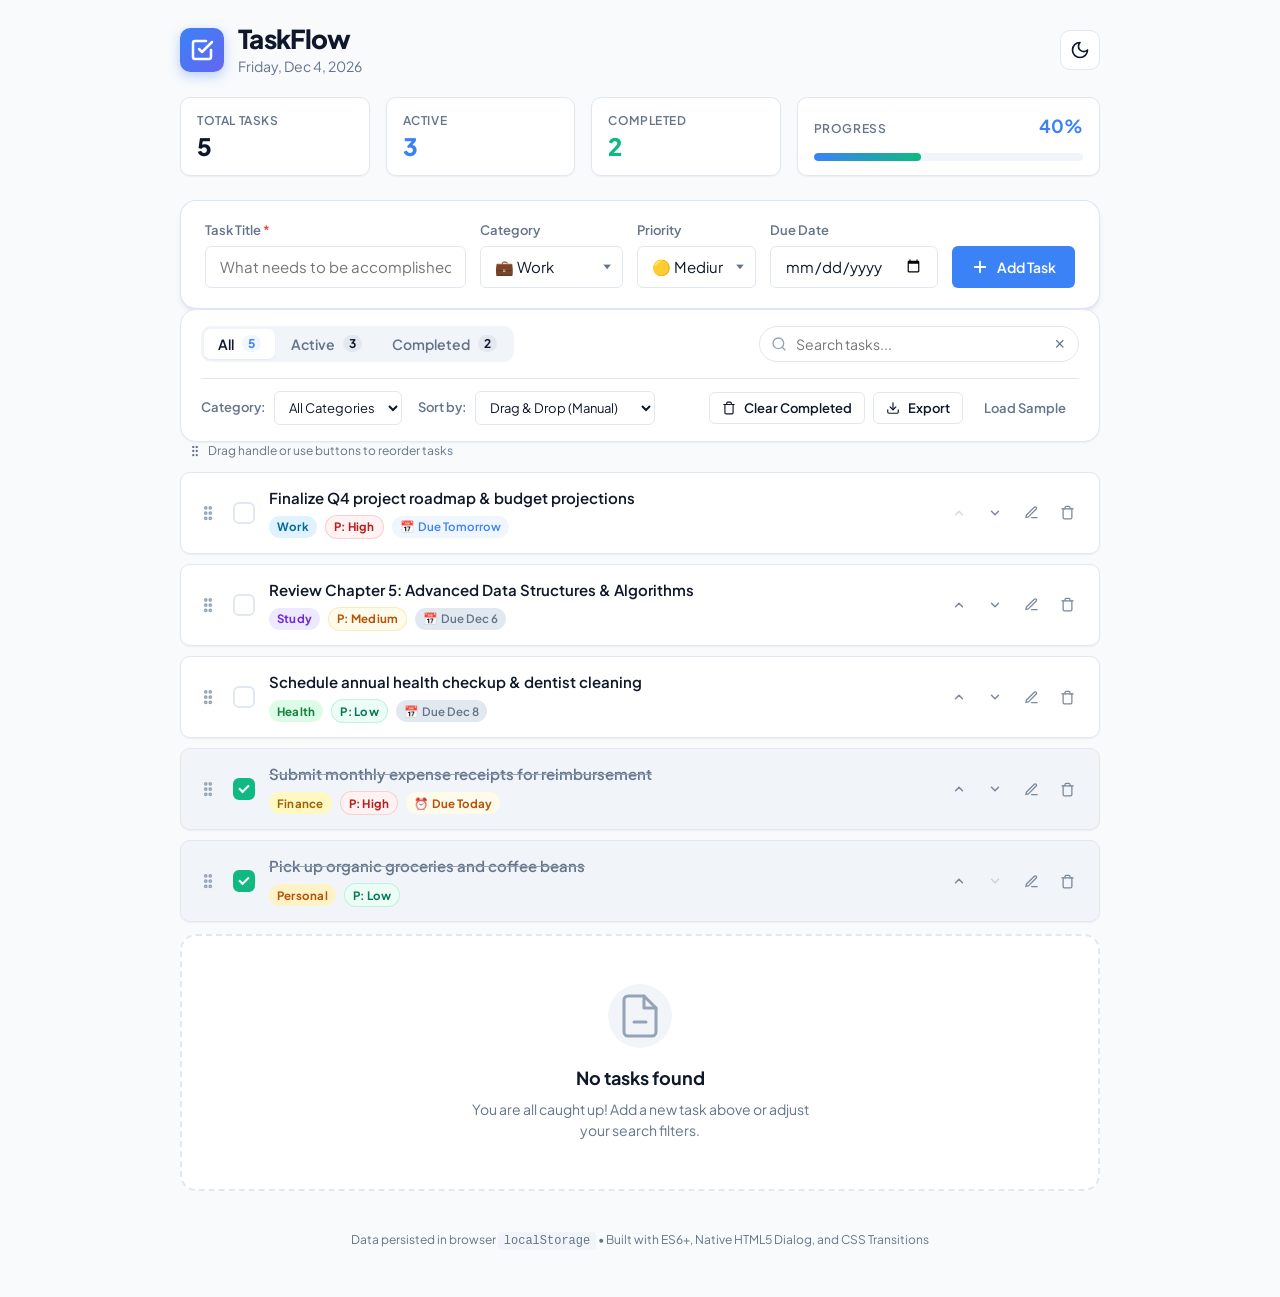
<file: Datheon_Full_Stack_Web_Development_Internshi/CRUD/index.html>
<!DOCTYPE html>
<html lang="en">
<head>
  <meta charset="UTF-8">
  <meta name="viewport" content="width=device-width, initial-scale=1.0">
  <meta name="description" content="A modern, responsive productivity and task CRUD application with local storage persistence, category management, drag-and-drop reordering, and instant filtering.">
  <title>TaskFlow &bull; Modern Productivity &amp; Task Manager</title>
  <link rel="preconnect" href="https://fonts.googleapis.com">
  <link rel="preconnect" href="https://fonts.gstatic.com" crossorigin>
  <link href="https://fonts.googleapis.com/css2?family=Plus+Jakarta+Sans:wght@400;500;600;700;800&display=swap" rel="stylesheet">
  <link rel="stylesheet" href="styles.css">
</head>
<body>
  <div class="app-wrapper">
    <!-- Header with Branding, Stats, and Theme Toggle -->
    <header class="app-header">
      <div class="header-top">
        <div class="brand">
          <div class="brand-icon" aria-hidden="true">
            <svg width="24" height="24" viewBox="0 0 24 24" fill="none" stroke="currentColor" stroke-width="2.5" stroke-linecap="round" stroke-linejoin="round">
              <path d="m9 11 3 3L22 4"></path>
              <path d="M21 12v7a2 2 0 0 1-2 2H5a2 2 0 0 1-2-2V5a2 2 0 0 1 2-2h11"></path>
            </svg>
          </div>
          <div>
            <h1 class="brand-title">TaskFlow</h1>
            <p class="brand-subtitle" id="current-date-display">Stay organized, focused, and productive</p>
          </div>
        </div>

        <div class="header-actions">
          <button id="theme-toggle" class="btn-icon" aria-label="Toggle dark mode" title="Toggle theme">
            <svg class="sun-icon" width="20" height="20" viewBox="0 0 24 24" fill="none" stroke="currentColor" stroke-width="2" stroke-linecap="round" stroke-linejoin="round" aria-hidden="true">
              <circle cx="12" cy="12" r="4"></circle>
              <path d="M12 2v2"></path>
              <path d="M12 20v2"></path>
              <path d="m4.93 4.93 1.41 1.41"></path>
              <path d="m17.66 17.66 1.41 1.41"></path>
              <path d="M2 12h2"></path>
              <path d="M20 12h2"></path>
              <path d="m6.34 17.66-1.41 1.41"></path>
              <path d="m19.07 4.93-1.41 1.41"></path>
            </svg>
            <svg class="moon-icon" width="20" height="20" viewBox="0 0 24 24" fill="none" stroke="currentColor" stroke-width="2" stroke-linecap="round" stroke-linejoin="round" aria-hidden="true">
              <path d="M12 3a6 6 0 0 0 9 9 9 9 0 1 1-9-9Z"></path>
            </svg>
          </button>
        </div>
      </div>

      <!-- Overview Stats Bar -->
      <section class="stats-overview" aria-label="Task progress statistics">
        <div class="stat-card">
          <span class="stat-label">Total Tasks</span>
          <span class="stat-value" id="stat-total">0</span>
        </div>
        <div class="stat-card">
          <span class="stat-label">Active</span>
          <span class="stat-value text-accent" id="stat-active">0</span>
        </div>
        <div class="stat-card">
          <span class="stat-label">Completed</span>
          <span class="stat-value text-success" id="stat-completed">0</span>
        </div>
        <div class="stat-card progress-stat-card">
          <div class="progress-info">
            <span class="stat-label">Progress</span>
            <span class="stat-percent" id="stat-progress-percent">0%</span>
          </div>
          <div class="progress-bar-track" role="progressbar" aria-valuenow="0" aria-valuemin="0" aria-valuemax="100" id="progress-bar-container" aria-label="Completion rate">
            <div class="progress-bar-fill" id="progress-bar-fill"></div>
          </div>
        </div>
      </section>
    </header>

    <!-- Main Application Container -->
    <main class="main-content">
      <!-- Create Task Section -->
      <section class="card task-input-card" aria-labelledby="create-task-heading">
        <h2 id="create-task-heading" class="sr-only">Add New Task</h2>
        <form id="add-task-form" class="task-form" novalidate>
          <div class="form-row-main">
            <div class="field title-field">
              <label for="task-title-input" class="field-label">Task Title <span class="required-indicator" aria-hidden="true">*</span></label>
              <input
                type="text"
                id="task-title-input"
                name="title"
                class="form-control"
                placeholder="What needs to be accomplished?"
                required
                maxlength="120"
                autocomplete="off"
                data-error="task-title-error"
              >
              <div id="task-title-error" class="error-msg" role="alert">
                <span role="img" aria-label="Error">⚠️</span> Please enter a task title.
              </div>
            </div>

            <div class="field category-field">
              <label for="task-category-select" class="field-label">Category</label>
              <div class="select-wrapper">
                <select id="task-category-select" name="category" class="form-control">
                  <option value="Work">💼 Work</option>
                  <option value="Personal">🏠 Personal</option>
                  <option value="Study">📚 Study</option>
                  <option value="Health">🏃 Health</option>
                  <option value="Finance">💰 Finance</option>
                  <option value="Other">📌 Other</option>
                </select>
              </div>
            </div>

            <div class="field priority-field">
              <label for="task-priority-select" class="field-label">Priority</label>
              <div class="select-wrapper">
                <select id="task-priority-select" name="priority" class="form-control">
                  <option value="Medium" selected>🟡 Medium</option>
                  <option value="High">🔴 High</option>
                  <option value="Low">🟢 Low</option>
                </select>
              </div>
            </div>

            <div class="field due-date-field">
              <label for="task-date-input" class="field-label">Due Date</label>
              <input
                type="date"
                id="task-date-input"
                name="dueDate"
                class="form-control"
              >
            </div>

            <div class="form-submit-container">
              <button type="submit" class="btn btn-primary btn-add" id="add-task-btn">
                <svg width="18" height="18" viewBox="0 0 24 24" fill="none" stroke="currentColor" stroke-width="2.5" stroke-linecap="round" stroke-linejoin="round" aria-hidden="true">
                  <path d="M5 12h14"></path>
                  <path d="M12 5v14"></path>
                </svg>
                <span>Add Task</span>
              </button>
            </div>
          </div>
        </form>
      </section>

      <!-- Filter, Search, and Controls Bar -->
      <section class="card filter-bar-card" aria-label="Filter and sort tasks">
        <div class="filter-top-row">
          <!-- Status Filter Tabs -->
          <nav class="status-tabs" aria-label="Filter tasks by status">
            <button type="button" class="tab-btn active" data-status-filter="all" id="tab-all">
              <span>All</span>
              <span class="tab-count" id="count-all">0</span>
            </button>
            <button type="button" class="tab-btn" data-status-filter="active" id="tab-active">
              <span>Active</span>
              <span class="tab-count" id="count-active">0</span>
            </button>
            <button type="button" class="tab-btn" data-status-filter="completed" id="tab-completed">
              <span>Completed</span>
              <span class="tab-count" id="count-completed">0</span>
            </button>
          </nav>

          <!-- Quick Search -->
          <div class="search-box">
            <svg class="search-icon" width="16" height="16" viewBox="0 0 24 24" fill="none" stroke="currentColor" stroke-width="2" stroke-linecap="round" stroke-linejoin="round" aria-hidden="true">
              <circle cx="11" cy="11" r="8"></circle>
              <path d="m21 21-4.3-4.3"></path>
            </svg>
            <input
              type="search"
              id="search-input"
              class="form-control search-input"
              placeholder="Search tasks..."
              aria-label="Search tasks by title or category"
            >
            <button type="button" id="clear-search-btn" class="clear-search-btn" aria-label="Clear search query" hidden>
              &times;
            </button>
          </div>
        </div>

        <div class="filter-bottom-row">
          <!-- Category Filter -->
          <div class="secondary-filter-group">
            <label for="filter-category-select" class="secondary-label">Category:</label>
            <select id="filter-category-select" class="form-control form-control-sm">
              <option value="all">All Categories</option>
              <option value="Work">💼 Work</option>
              <option value="Personal">🏠 Personal</option>
              <option value="Study">📚 Study</option>
              <option value="Health">🏃 Health</option>
              <option value="Finance">💰 Finance</option>
              <option value="Other">📌 Other</option>
            </select>
          </div>

          <!-- Sort Select -->
          <div class="secondary-filter-group">
            <label for="sort-select" class="secondary-label">Sort by:</label>
            <select id="sort-select" class="form-control form-control-sm">
              <option value="manual">Drag &amp; Drop (Manual)</option>
              <option value="dueDateAsc">Due Date (Earliest first)</option>
              <option value="dueDateDesc">Due Date (Latest first)</option>
              <option value="priority">Priority (High &rarr; Low)</option>
              <option value="newest">Created (Newest first)</option>
              <option value="oldest">Created (Oldest first)</option>
              <option value="alphabetical">Title (A &rarr; Z)</option>
            </select>
          </div>

          <!-- Bulk / Data Actions -->
          <div class="bulk-actions">
            <button type="button" class="btn btn-outline btn-sm" id="clear-completed-btn" title="Delete all completed tasks">
              <svg width="14" height="14" viewBox="0 0 24 24" fill="none" stroke="currentColor" stroke-width="2" stroke-linecap="round" stroke-linejoin="round" aria-hidden="true">
                <path d="M3 6h18"></path>
                <path d="M19 6v14c0 1-1 2-2 2H7c-1 0-2-1-2-2V6"></path>
                <path d="M8 6V4c0-1 1-2 2-2h4c1 0 2 1 2 2v2"></path>
              </svg>
              <span>Clear Completed</span>
            </button>
            <button type="button" class="btn btn-outline btn-sm" id="export-data-btn" title="Export tasks to JSON file">
              <svg width="14" height="14" viewBox="0 0 24 24" fill="none" stroke="currentColor" stroke-width="2" stroke-linecap="round" stroke-linejoin="round" aria-hidden="true">
                <path d="M21 15v4a2 2 0 0 1-2 2H5a2 2 0 0 1-2-2v-4"></path>
                <polyline points="7 10 12 15 17 10"></polyline>
                <line x1="12" y1="15" x2="12" y2="3"></line>
              </svg>
              <span>Export</span>
            </button>
            <button type="button" class="btn btn-ghost btn-sm" id="reset-demo-btn" title="Load sample starter tasks">
              <span>Load Sample</span>
            </button>
          </div>
        </div>
      </section>

      <!-- Task List Area -->
      <section class="task-list-section" aria-labelledby="task-list-heading">
        <h2 id="task-list-heading" class="sr-only">Task List</h2>
        
        <!-- Drag instructions for keyboard / screen reader users -->
        <p class="reorder-tip" id="drag-tip" aria-live="polite">
          <svg width="14" height="14" viewBox="0 0 24 24" fill="none" stroke="currentColor" stroke-width="2" stroke-linecap="round" stroke-linejoin="round" aria-hidden="true">
            <circle cx="9" cy="12" r="1"></circle>
            <circle cx="9" cy="5" r="1"></circle>
            <circle cx="9" cy="19" r="1"></circle>
            <circle cx="15" cy="12" r="1"></circle>
            <circle cx="15" cy="5" r="1"></circle>
            <circle cx="15" cy="19" r="1"></circle>
          </svg>
          <span id="reorder-tip-text">Drag handle to reorder tasks in Manual sort mode</span>
        </p>

        <!-- Dynamic List Container -->
        <ul id="task-list" class="task-list" aria-label="Tasks list">
          <!-- Injected via JavaScript -->
        </ul>

        <!-- Empty State UI -->
        <div id="empty-state" class="empty-state" hidden>
          <div class="empty-icon-wrap" aria-hidden="true">
            <svg width="48" height="48" viewBox="0 0 24 24" fill="none" stroke="currentColor" stroke-width="1.5" stroke-linecap="round" stroke-linejoin="round">
              <path d="M14 2H6a2 2 0 0 0-2 2v16a2 2 0 0 0 2 2h12a2 2 0 0 0 2-2V8z"></path>
              <polyline points="14 2 14 8 20 8"></polyline>
              <line x1="9" y1="15" x2="15" y2="15"></line>
            </svg>
          </div>
          <h3 class="empty-title" id="empty-state-title">No tasks found</h3>
          <p class="empty-description" id="empty-state-desc">You are all caught up! Add a new task above or adjust your search filters.</p>
        </div>
      </section>
    </main>

    <!-- Footer -->
    <footer class="app-footer">
      <p>Data persisted in browser <code>localStorage</code> &bull; Built with ES6+, Native HTML5 Dialog, and CSS Transitions</p>
    </footer>
  </div>

  <!-- Edit Task Modal Dialog -->
  <dialog id="edit-task-dialog" class="modern-dialog" closedby="any" aria-labelledby="edit-dialog-title">
    <div class="dialog-content">
      <div class="dialog-header">
        <h2 id="edit-dialog-title" class="dialog-title">Edit Task</h2>
        <button type="button" class="btn-icon dialog-close-btn" id="close-edit-dialog-btn" aria-label="Close dialog">
          &times;
        </button>
      </div>

      <form id="edit-task-form" class="dialog-form" novalidate>
        <input type="hidden" id="edit-task-id" name="id">

        <div class="field">
          <label for="edit-task-title" class="field-label">Task Title <span class="required-indicator" aria-hidden="true">*</span></label>
          <input
            type="text"
            id="edit-task-title"
            name="title"
            class="form-control"
            required
            maxlength="120"
            data-error="edit-task-title-error"
          >
          <div id="edit-task-title-error" class="error-msg" role="alert">
            <span role="img" aria-label="Error">⚠️</span> Task title cannot be empty.
          </div>
        </div>

        <div class="dialog-form-grid">
          <div class="field">
            <label for="edit-task-category" class="field-label">Category</label>
            <div class="select-wrapper">
              <select id="edit-task-category" name="category" class="form-control">
                <option value="Work">💼 Work</option>
                <option value="Personal">🏠 Personal</option>
                <option value="Study">📚 Study</option>
                <option value="Health">🏃 Health</option>
                <option value="Finance">💰 Finance</option>
                <option value="Other">📌 Other</option>
              </select>
            </div>
          </div>

          <div class="field">
            <label for="edit-task-priority" class="field-label">Priority</label>
            <div class="select-wrapper">
              <select id="edit-task-priority" name="priority" class="form-control">
                <option value="High">🔴 High</option>
                <option value="Medium">🟡 Medium</option>
                <option value="Low">🟢 Low</option>
              </select>
            </div>
          </div>
        </div>

        <div class="field">
          <label for="edit-task-date" class="field-label">Due Date</label>
          <input
            type="date"
            id="edit-task-date"
            name="dueDate"
            class="form-control"
          >
        </div>

        <div class="field checkbox-field">
          <label class="custom-checkbox-label">
            <input type="checkbox" id="edit-task-completed" name="completed">
            <span class="custom-checkbox-box" aria-hidden="true">
              <svg width="12" height="12" viewBox="0 0 24 24" fill="none" stroke="currentColor" stroke-width="3" stroke-linecap="round" stroke-linejoin="round">
                <polyline points="20 6 9 17 4 12"></polyline>
              </svg>
            </span>
            <span>Mark as Completed</span>
          </label>
        </div>

        <div class="dialog-actions">
          <button type="button" class="btn btn-outline" id="cancel-edit-btn">Cancel</button>
          <button type="submit" class="btn btn-primary" id="save-edit-btn">Save Changes</button>
        </div>
      </form>
    </div>
  </dialog>

  <!-- Confirm Delete Dialog -->
  <dialog id="confirm-delete-dialog" class="modern-dialog" closedby="any" aria-labelledby="confirm-delete-title">
    <div class="dialog-content">
      <div class="dialog-header">
        <h2 id="confirm-delete-title" class="dialog-title text-danger">Confirm Deletion</h2>
        <button type="button" class="btn-icon dialog-close-btn" id="close-delete-dialog-btn" aria-label="Close dialog">
          &times;
        </button>
      </div>
      <p id="confirm-delete-message" class="dialog-text">Are you sure you want to delete this task? This action cannot be undone.</p>
      <div class="dialog-actions">
        <button type="button" class="btn btn-outline" id="cancel-delete-btn" autofocus>Cancel</button>
        <button type="button" class="btn btn-danger" id="confirm-delete-btn">Delete</button>
      </div>
    </div>
  </dialog>

  <!-- Toast Notification & Polite Screen Reader Live Region -->
  <div id="toast-notification" class="toast-container" aria-live="polite" aria-atomic="true">
    <div class="toast-message" id="toast-message-text"></div>
  </div>

  <script src="app.js"></script>
</body>
</html>
</file>
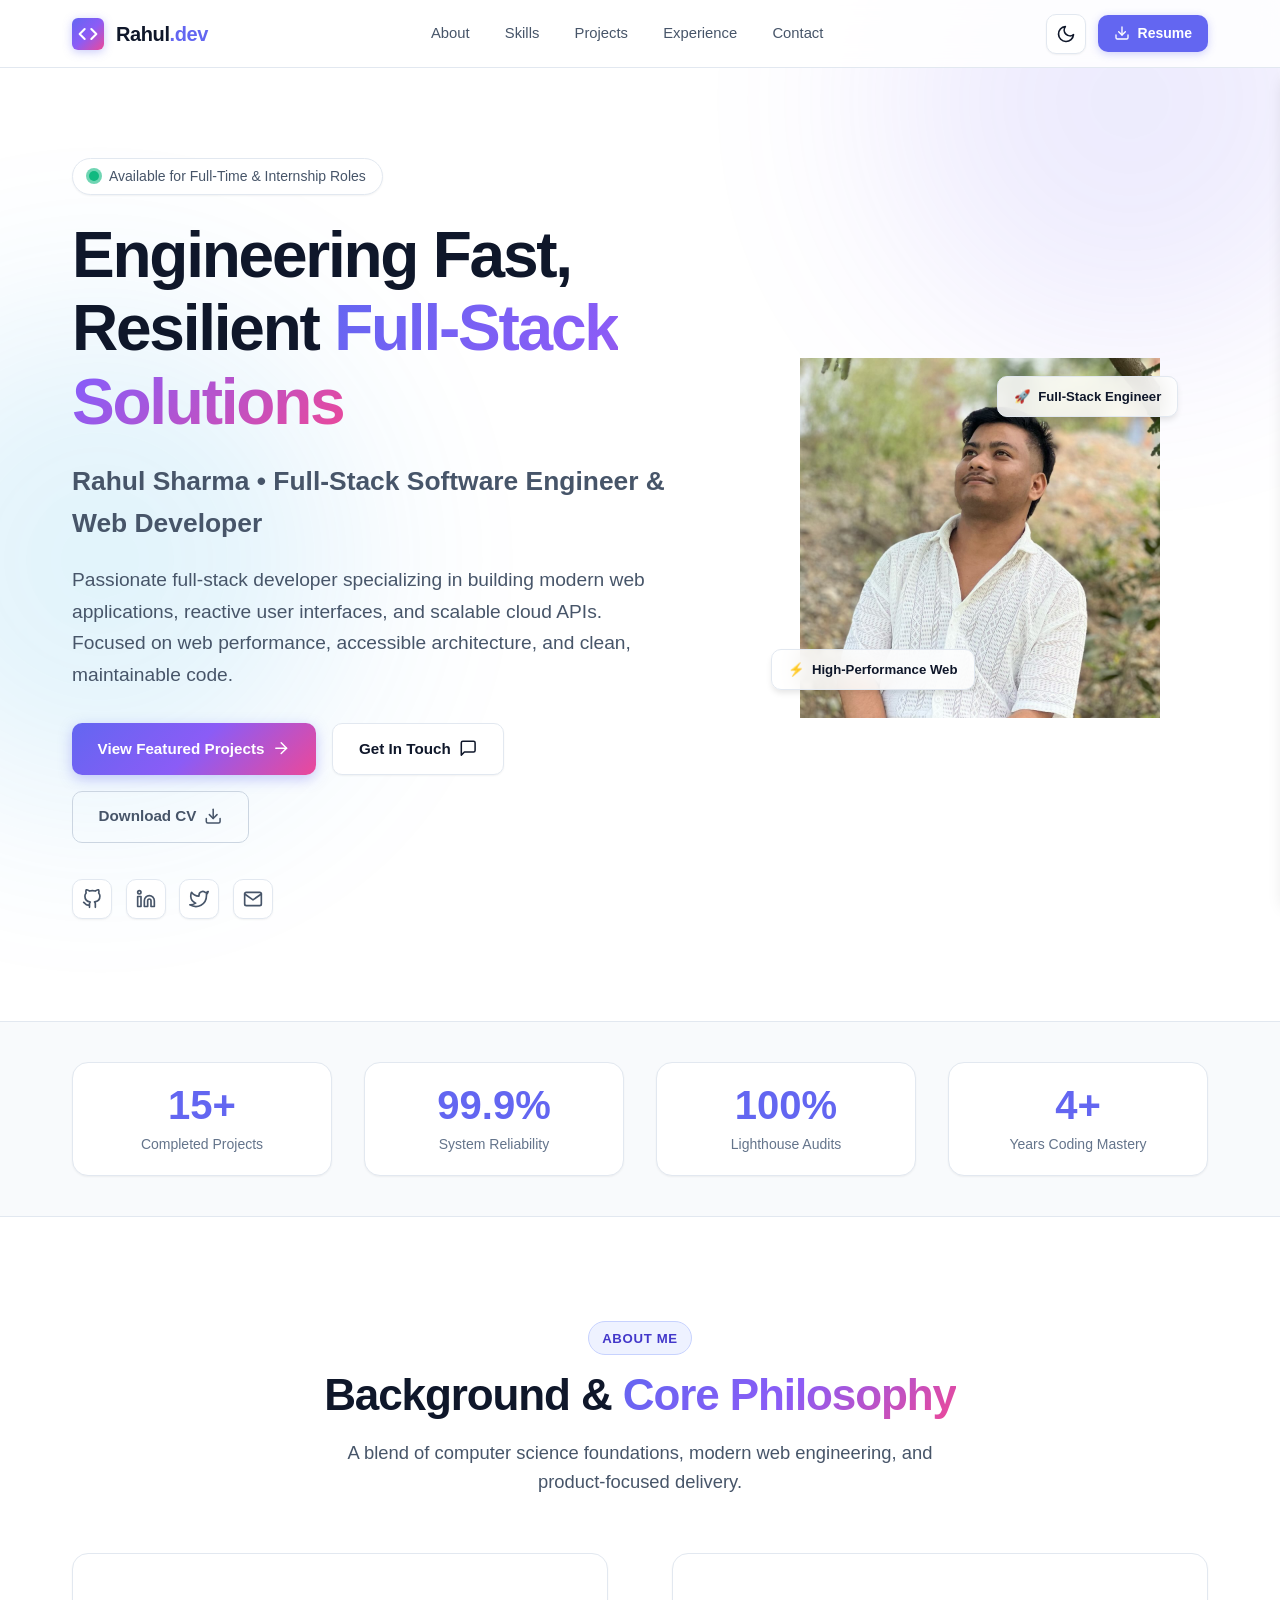
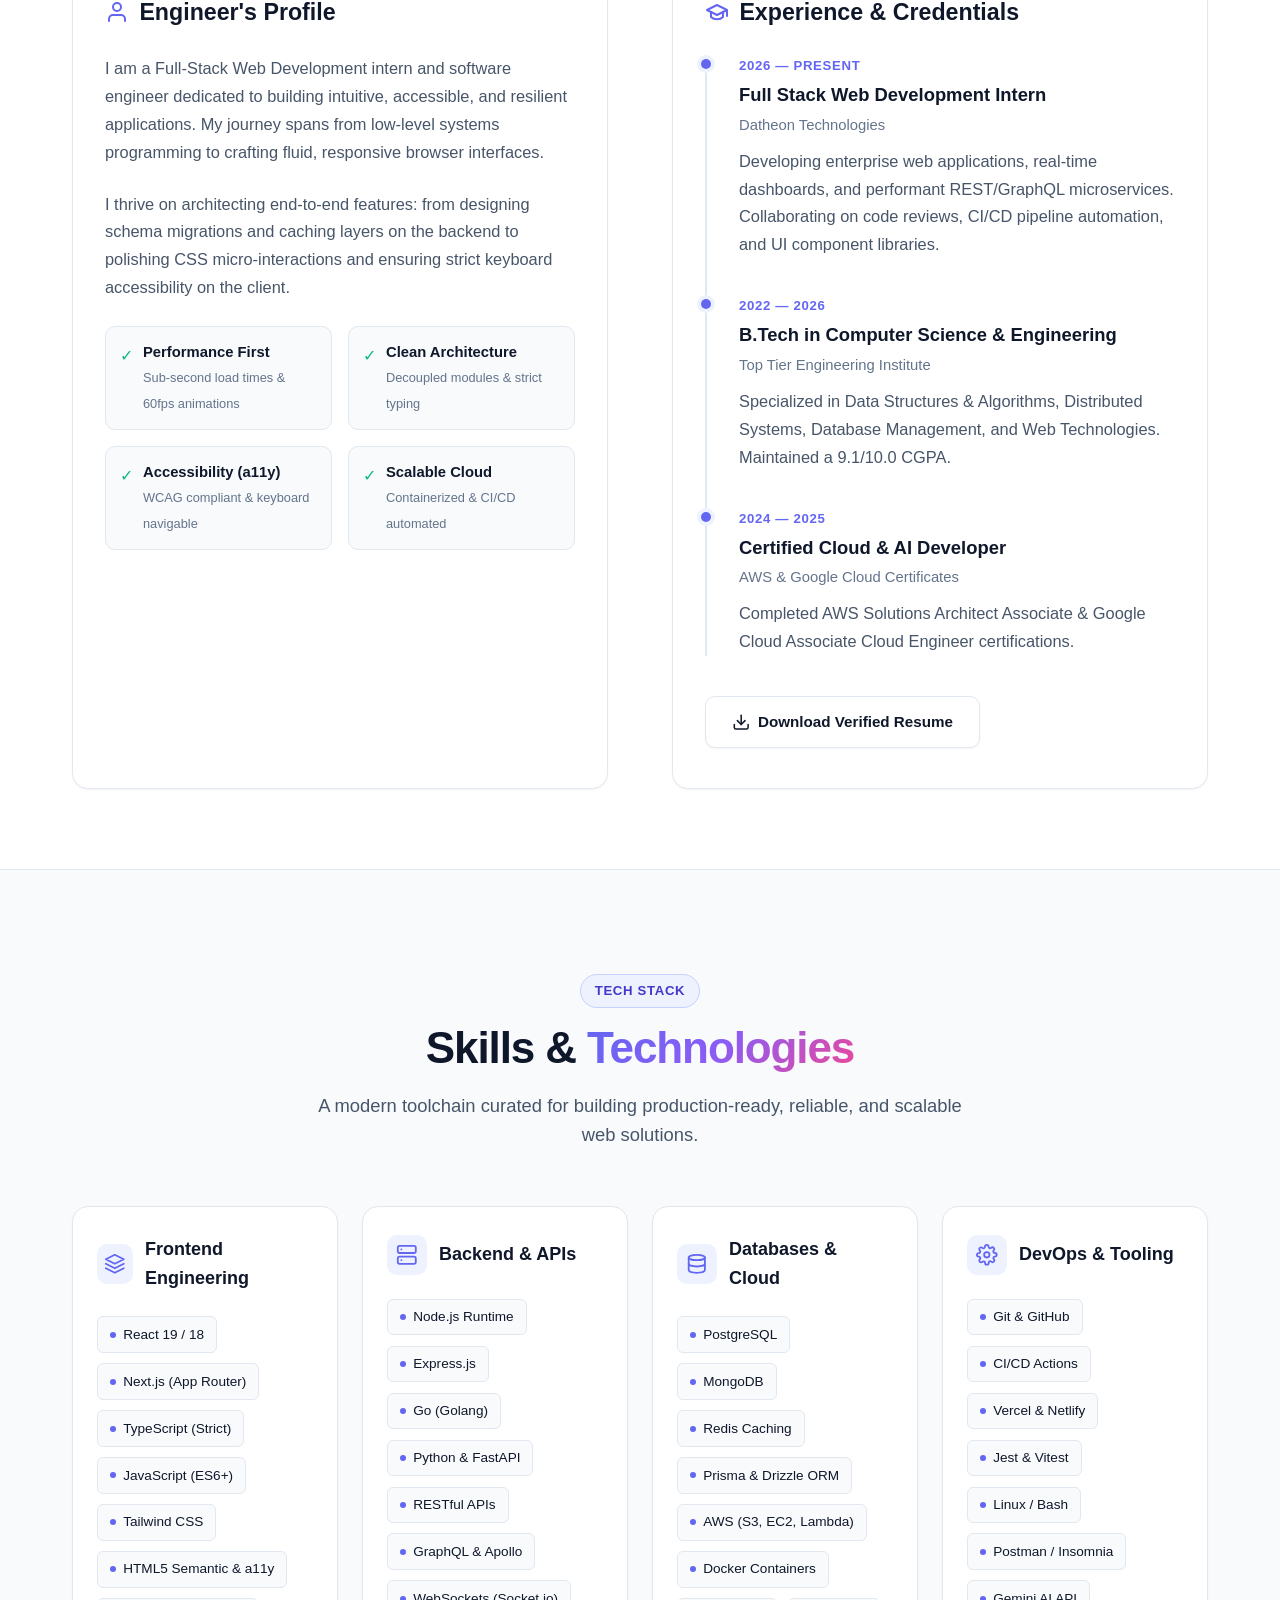
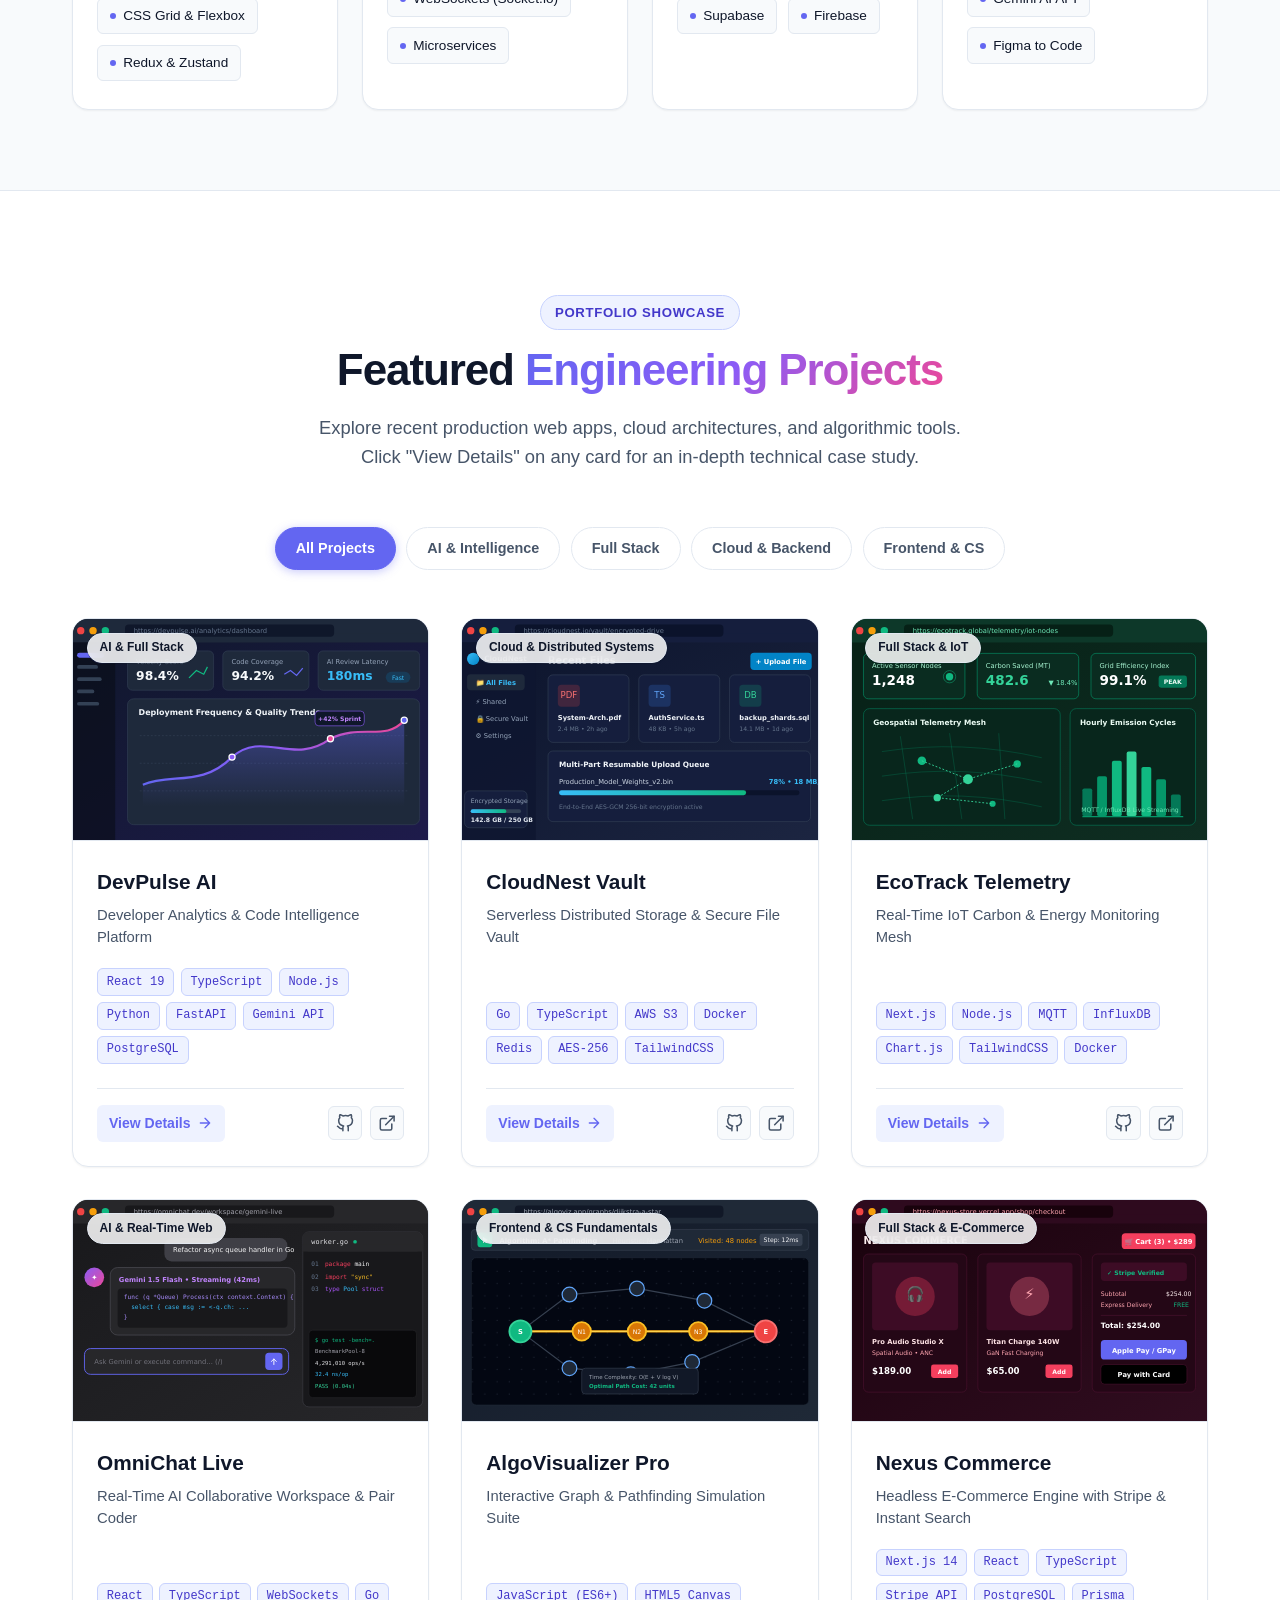
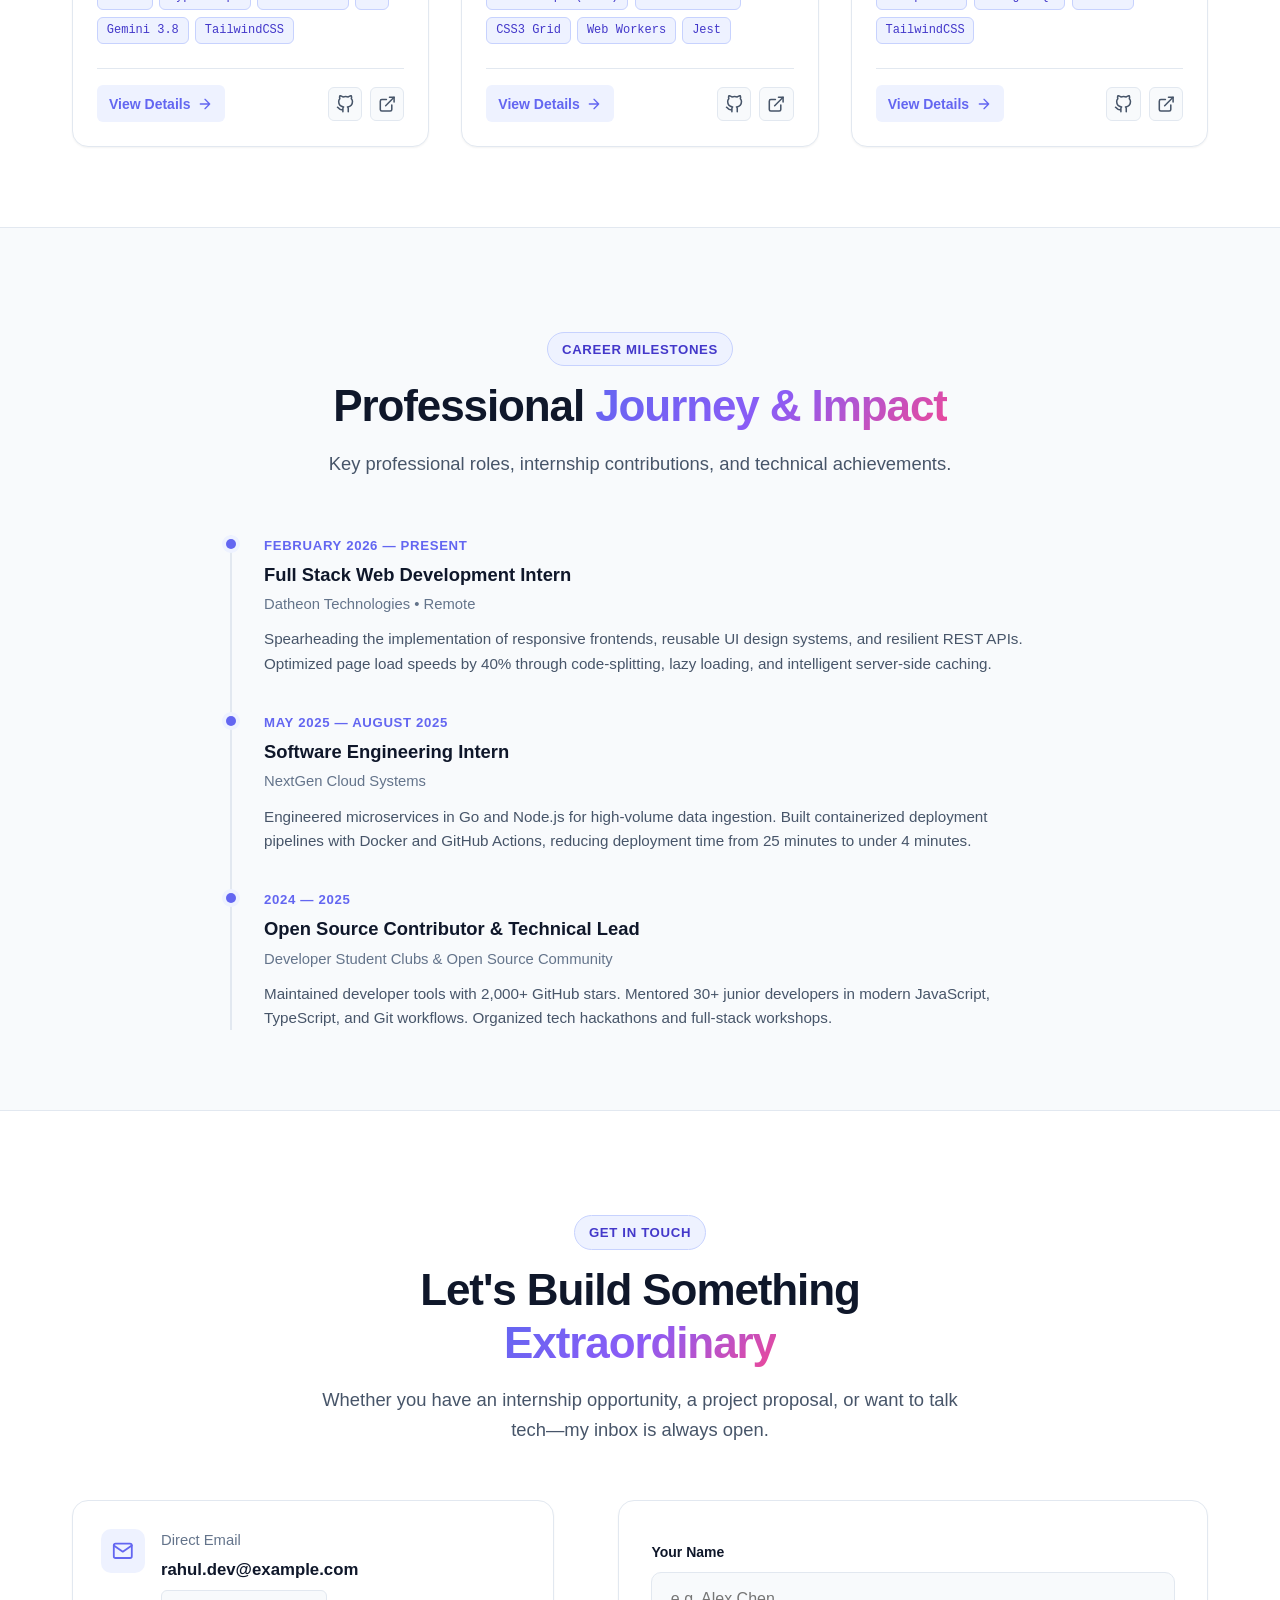
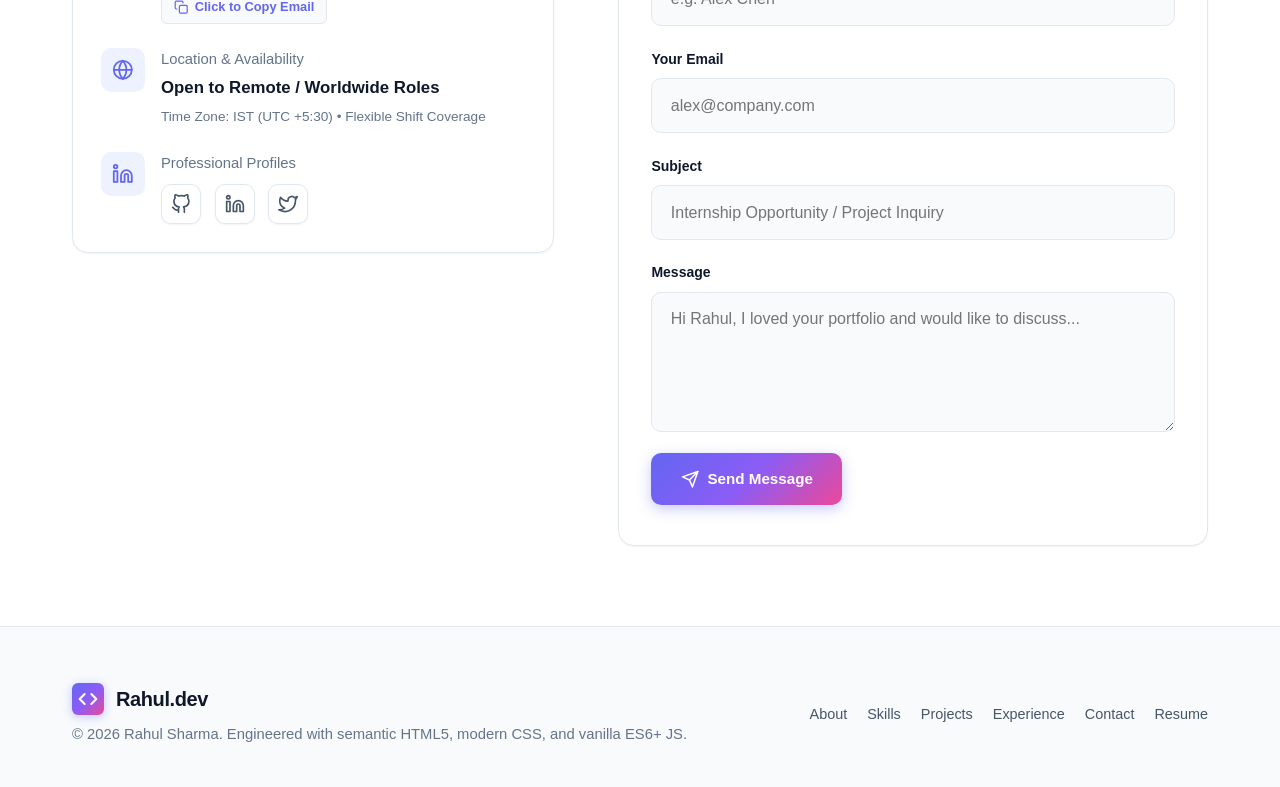
<file: Datheon_Full_Stack_Web_Development_Internshi/Datheon_Full_Stack_Web_Development_Internship/index.html>
<!DOCTYPE html>
<html lang="en">
<head>
  <meta charset="UTF-8">
  <meta name="viewport" content="width=device-width, initial-scale=1.0">
  <title>Rahul Sharma | Full-Stack Software Engineer & Web Developer</title>
  <meta name="description" content="Explore the developer portfolio of Rahul Sharma, Full-Stack Software Engineer. Featuring technical projects, credentials, resume, skills grid, and interactive demos.">
  <meta name="author" content="Rahul Sharma">
  <meta name="keywords" content="Rahul Sharma, Full Stack Developer, Software Engineer, Web Developer, React, Next.js, Node.js, TypeScript, Portfolio">

  <!-- Open Graph / Social Sharing -->
  <meta property="og:type" content="website">
  <meta property="og:title" content="Rahul Sharma | Full-Stack Software Engineer Portfolio">
  <meta property="og:description" content="Explore technical projects, resume credentials, tech stack skills, and interactive web applications.">
  <meta property="og:image" content="assets/images/project-1.svg">

  <!-- Favicon -->
  <link rel="icon" type="image/svg+xml" href="assets/images/p1.jpg">

  <!-- Color Scheme Meta & FOUC Prevention (Modern Web Guidance) -->
  <meta name="color-scheme" content="light dark">
  <script>
    try {
      const storedTheme = localStorage.getItem("color-scheme");
      if (storedTheme) {
        document.querySelector('meta[name="color-scheme"]').content = storedTheme;
        document.documentElement.setAttribute("data-theme", storedTheme);
      } else {
        const isDark = window.matchMedia("(prefers-color-scheme: dark)").matches;
        document.documentElement.setAttribute("data-theme", isDark ? "dark" : "light");
      }
    } catch (e) {}
  </script>

  <!-- Google Fonts: Inter & Plus Jakarta Sans -->
  <link rel="preconnect" href="https://fonts.googleapis.com">
  <link rel="preconnect" href="https://fonts.gstatic.com" crossorigin>
  <link href="https://fonts.googleapis.com/css2?family=Plus+Jakarta+Sans:wght@400;500;600;700;800;900&family=JetBrains+Mono:wght@400;500;600&display=swap" rel="stylesheet">

  <!-- Stylesheet -->
  <link rel="stylesheet" href="css/style.css">
</head>
<body>
  <!-- Accessibility Skip Link -->
  <a href="#main-content" class="skip-link">Skip to main content</a>

  <!-- ======================================================================
       Site Header & Navigation
       ====================================================================== -->
  <header class="site-header" role="banner">
    <div class="container nav-container">
      <!-- Brand Logo -->
      <a href="#hero" class="brand-logo" aria-label="Rahul Sharma Portfolio Home">
        <div class="brand-icon">
          <svg xmlns="http://www.w3.org/2000/svg" viewBox="0 0 24 24" fill="none" stroke="currentColor" stroke-width="2.5" stroke-linecap="round" stroke-linejoin="round">
            <polyline points="16 18 22 12 16 6"></polyline>
            <polyline points="8 6 2 12 8 18"></polyline>
          </svg>
        </div>
        <span class="brand-text">Rahul<span>.dev</span></span>
      </a>

      <!-- Desktop Navigation Links -->
      <nav class="desktop-nav" aria-label="Main Navigation">
        <a href="#about" class="nav-link">About</a>
        <a href="#skills" class="nav-link">Skills</a>
        <a href="#projects" class="nav-link">Projects</a>
        <a href="#experience" class="nav-link">Experience</a>
        <a href="#contact" class="nav-link">Contact</a>
      </nav>

      <!-- Header Action Controls -->
      <div class="header-actions">
        <!-- Dark / Light Theme Toggle Button -->
        <button type="button" class="theme-toggle-btn" aria-label="Toggle color theme" title="Toggle color theme">
          <!-- Sun Icon (shown in dark theme to switch to light) -->
          <svg class="icon-sun" xmlns="http://www.w3.org/2000/svg" viewBox="0 0 24 24" fill="none" stroke="currentColor" stroke-width="2" stroke-linecap="round" stroke-linejoin="round">
            <circle cx="12" cy="12" r="5"></circle>
            <line x1="12" y1="1" x2="12" y2="3"></line>
            <line x1="12" y1="21" x2="12" y2="23"></line>
            <line x1="4.22" y1="4.22" x2="5.64" y2="5.64"></line>
            <line x1="18.36" y1="18.36" x2="19.78" y2="19.78"></line>
            <line x1="1" y1="12" x2="3" y2="12"></line>
            <line x1="21" y1="12" x2="23" y2="12"></line>
            <line x1="4.22" y1="19.78" x2="5.64" y2="18.36"></line>
            <line x1="18.36" y1="5.64" x2="19.78" y2="4.22"></line>
          </svg>
          <!-- Moon Icon (shown in light theme to switch to dark) -->
          <svg class="icon-moon" xmlns="http://www.w3.org/2000/svg" viewBox="0 0 24 24" fill="none" stroke="currentColor" stroke-width="2" stroke-linecap="round" stroke-linejoin="round">
            <path d="M21 12.79A9 9 0 1 1 11.21 3 7 7 0 0 0 21 12.79z"></path>
          </svg>
        </button>

        <!-- Direct Resume Download Button in Header -->
        <a href="assets/resume.pdf" download="Rahul_Sharma_Resume.pdf" class="header-cta-btn" aria-label="Download Rahul Sharma's Resume PDF">
          <svg xmlns="http://www.w3.org/2000/svg" width="16" height="16" viewBox="0 0 24 24" fill="none" stroke="currentColor" stroke-width="2" stroke-linecap="round" stroke-linejoin="round"><path d="M21 15v4a2 2 0 0 1-2 2H5a2 2 0 0 1-2-2v-4"/><polyline points="7 10 12 15 17 10"/><line x1="12" y1="15" x2="12" y2="3"/></svg>
          <span>Resume</span>
        </a>

        <!-- Mobile Hamburger Button -->
        <button type="button" class="mobile-menu-btn" aria-label="Toggle navigation menu" aria-expanded="false" aria-controls="mobile-nav">
          <svg class="icon-menu-open" xmlns="http://www.w3.org/2000/svg" viewBox="0 0 24 24" fill="none" stroke="currentColor" stroke-width="2" stroke-linecap="round" stroke-linejoin="round">
            <line x1="3" y1="12" x2="21" y2="12"></line>
            <line x1="3" y1="6" x2="21" y2="6"></line>
            <line x1="3" y1="18" x2="21" y2="18"></line>
          </svg>
          <svg class="icon-menu-close" xmlns="http://www.w3.org/2000/svg" viewBox="0 0 24 24" fill="none" stroke="currentColor" stroke-width="2" stroke-linecap="round" stroke-linejoin="round">
            <line x1="18" y1="6" x2="6" y2="18"></line>
            <line x1="6" y1="6" x2="18" y2="18"></line>
          </svg>
        </button>
      </div>
    </div>
  </header>

  <!-- Mobile Navigation Drawer & Backdrop -->
  <div class="mobile-nav-backdrop" aria-hidden="true"></div>
  <aside id="mobile-nav" class="mobile-nav-drawer" aria-label="Mobile Navigation">
    <nav class="mobile-nav-list">
      <a href="#hero" class="mobile-nav-link">Home</a>
      <a href="#about" class="mobile-nav-link">About</a>
      <a href="#skills" class="mobile-nav-link">Skills</a>
      <a href="#projects" class="mobile-nav-link">Projects</a>
      <a href="#experience" class="mobile-nav-link">Experience</a>
      <a href="#contact" class="mobile-nav-link">Contact</a>
    </nav>
    <div class="mobile-nav-footer">
      <a href="assets/resume.pdf" download="Rahul_Sharma_Resume.pdf" class="btn btn-primary" style="width: 100%;">
        <svg xmlns="http://www.w3.org/2000/svg" width="18" height="18" viewBox="0 0 24 24" fill="none" stroke="currentColor" stroke-width="2" stroke-linecap="round" stroke-linejoin="round"><path d="M21 15v4a2 2 0 0 1-2 2H5a2 2 0 0 1-2-2v-4"/><polyline points="7 10 12 15 17 10"/><line x1="12" y1="15" x2="12" y2="3"/></svg>
        <span>Download Full Resume</span>
      </a>
      <div class="social-quickbar" style="justify-content: center;">
        <a href="https://github.com/rahulsharma-dev" target="_blank" rel="noopener noreferrer" class="social-link" aria-label="GitHub Profile">
          <svg xmlns="http://www.w3.org/2000/svg" width="20" height="20" viewBox="0 0 24 24" fill="none" stroke="currentColor" stroke-width="2" stroke-linecap="round" stroke-linejoin="round"><path d="M9 19c-5 1.5-5-2.5-7-3m14 6v-3.87a3.37 3.37 0 0 0-.94-2.61c3.14-.35 6.44-1.54 6.44-7A5.44 5.44 0 0 0 20 4.77 5.07 5.07 0 0 0 19.91 1S18.73.65 16 2.48a13.38 13.38 0 0 0-7 0C6.27.65 5.09 1 5.09 1A5.07 5.07 0 0 0 5 4.77a5.44 5.44 0 0 0-1.5 3.78c0 5.42 3.3 6.61 6.44 7A3.37 3.37 0 0 0 9 18.13V22"/></svg>
        </a>
        <a href="https://linkedin.com/in/rahulsharma-dev" target="_blank" rel="noopener noreferrer" class="social-link" aria-label="LinkedIn Profile">
          <svg xmlns="http://www.w3.org/2000/svg" width="20" height="20" viewBox="0 0 24 24" fill="none" stroke="currentColor" stroke-width="2" stroke-linecap="round" stroke-linejoin="round"><path d="M16 8a6 6 0 0 1 6 6v7h-4v-7a2 2 0 0 0-2-2 2 2 0 0 0-2 2v7h-4v-7a6 6 0 0 1 6-6z"/><rect x="2" y="9" width="4" height="12"/><circle cx="4" cy="4" r="2"/></svg>
        </a>
        <a href="mailto:rahul.dev@example.com" class="social-link" aria-label="Send Email">
          <svg xmlns="http://www.w3.org/2000/svg" width="20" height="20" viewBox="0 0 24 24" fill="none" stroke="currentColor" stroke-width="2" stroke-linecap="round" stroke-linejoin="round"><path d="M4 4h16c1.1 0 2 .9 2 2v12c0 1.1-.9 2-2 2H4c-1.1 0-2-.9-2-2V6c0-1.1.9-2 2-2z"/><polyline points="22,6 12,13 2,6"/></svg>
        </a>
      </div>
    </div>
  </aside>

  <!-- ======================================================================
       Main Content Landmark
       ====================================================================== -->
  <main id="main-content">

    <!-- ------------------------------------------------------------------
         Hero Section
         ------------------------------------------------------------------ -->
    <section id="hero" class="hero-section">
      <div class="container hero-grid">
        <div class="hero-content">
          <!-- Availability Badge -->
          <div class="status-pill">
            <span class="status-indicator"></span>
            <span>Available for Full-Time &amp; Internship Roles</span>
          </div>

          <h1 class="hero-title">
            Engineering Fast, Resilient <span class="gradient-text">Full-Stack Solutions</span>
          </h1>

          <p class="hero-role">
            Rahul Sharma • Full-Stack Software Engineer &amp; Web Developer
          </p>

          <p class="hero-bio">
            Passionate full-stack developer specializing in building modern web applications, reactive user interfaces, and scalable cloud APIs. Focused on web performance, accessible architecture, and clean, maintainable code.
          </p>

          <!-- Action Buttons -->
          <div class="hero-cta-group">
            <a href="#projects" class="btn btn-primary">
              <span>View Featured Projects</span>
              <svg xmlns="http://www.w3.org/2000/svg" viewBox="0 0 24 24" fill="none" stroke="currentColor" stroke-width="2" stroke-linecap="round" stroke-linejoin="round"><line x1="5" y1="12" x2="19" y2="12"/><polyline points="12 5 19 12 12 19"/></svg>
            </a>
            <a href="#contact" class="btn btn-secondary">
              <span>Get In Touch</span>
              <svg xmlns="http://www.w3.org/2000/svg" viewBox="0 0 24 24" fill="none" stroke="currentColor" stroke-width="2" stroke-linecap="round" stroke-linejoin="round"><path d="M21 15a2 2 0 0 1-2 2H7l-4 4V5a2 2 0 0 1 2-2h14a2 2 0 0 1 2 2z"/></svg>
            </a>
            <a href="assets/resume.pdf" download="Rahul_Sharma_Resume.pdf" class="btn btn-outline" aria-label="Download Resume PDF">
              <span>Download CV</span>
              <svg xmlns="http://www.w3.org/2000/svg" viewBox="0 0 24 24" fill="none" stroke="currentColor" stroke-width="2" stroke-linecap="round" stroke-linejoin="round"><path d="M21 15v4a2 2 0 0 1-2 2H5a2 2 0 0 1-2-2v-4"/><polyline points="7 10 12 15 17 10"/><line x1="12" y1="15" x2="12" y2="3"/></svg>
            </a>
          </div>

          <!-- Social Quickbar -->
          <div class="social-quickbar" aria-label="Social and code profile links">
            <a href="https://github.com/rahulsharma-dev" target="_blank" rel="noopener noreferrer" class="social-link" aria-label="GitHub profile of Rahul Sharma" title="GitHub">
              <svg xmlns="http://www.w3.org/2000/svg" viewBox="0 0 24 24" fill="none" stroke="currentColor" stroke-width="2" stroke-linecap="round" stroke-linejoin="round"><path d="M9 19c-5 1.5-5-2.5-7-3m14 6v-3.87a3.37 3.37 0 0 0-.94-2.61c3.14-.35 6.44-1.54 6.44-7A5.44 5.44 0 0 0 20 4.77 5.07 5.07 0 0 0 19.91 1S18.73.65 16 2.48a13.38 13.38 0 0 0-7 0C6.27.65 5.09 1 5.09 1A5.07 5.07 0 0 0 5 4.77a5.44 5.44 0 0 0-1.5 3.78c0 5.42 3.3 6.61 6.44 7A3.37 3.37 0 0 0 9 18.13V22"/></svg>
            </a>
            <a href="https://linkedin.com/in/rahulsharma-dev" target="_blank" rel="noopener noreferrer" class="social-link" aria-label="LinkedIn profile of Rahul Sharma" title="LinkedIn">
              <svg xmlns="http://www.w3.org/2000/svg" viewBox="0 0 24 24" fill="none" stroke="currentColor" stroke-width="2" stroke-linecap="round" stroke-linejoin="round"><path d="M16 8a6 6 0 0 1 6 6v7h-4v-7a2 2 0 0 0-2-2 2 2 0 0 0-2 2v7h-4v-7a6 6 0 0 1 6-6z"/><rect x="2" y="9" width="4" height="12"/><circle cx="4" cy="4" r="2"/></svg>
            </a>
            <a href="https://twitter.com/rahulsharma_dev" target="_blank" rel="noopener noreferrer" class="social-link" aria-label="Twitter/X profile of Rahul Sharma" title="Twitter / X">
              <svg xmlns="http://www.w3.org/2000/svg" viewBox="0 0 24 24" fill="none" stroke="currentColor" stroke-width="2" stroke-linecap="round" stroke-linejoin="round"><path d="M23 3a10.9 10.9 0 0 1-3.14 1.53 4.48 4.48 0 0 0-7.86 3v1A10.66 10.66 0 0 1 3 4s-4 9 5 13a11.64 11.64 0 0 1-7 2c9 5 20 0 20-11.5a4.5 4.5 0 0 0-.08-.83A7.72 7.72 0 0 0 23 3z"/></svg>
            </a>
            <a href="mailto:rahul.dev@example.com" class="social-link" aria-label="Send direct email" title="Email Me">
              <svg xmlns="http://www.w3.org/2000/svg" viewBox="0 0 24 24" fill="none" stroke="currentColor" stroke-width="2" stroke-linecap="round" stroke-linejoin="round"><path d="M4 4h16c1.1 0 2 .9 2 2v12c0 1.1-.9 2-2 2H4c-1.1 0-2-.9-2-2V6c0-1.1.9-2 2-2z"/><polyline points="22,6 12,13 2,6"/></svg>
            </a>
          </div>
        </div>

        <!-- Hero Visual Showcase -->
        <div class="hero-visual">
          <div class="hero-avatar-wrapper">
            <img src="assets/images/p1.jpg" alt="Rahul Sharma - Developer Portrait Illustration" width="320" height="320">
            <!-- Floating Tech Badges -->
            <div class="floating-badge badge-top">
              <span>🚀</span>
              <span>Full-Stack Engineer</span>
            </div>
            <div class="floating-badge badge-bottom">
              <span>⚡</span>
              <span>High-Performance Web</span>
            </div>
          </div>
        </div>
      </div>
    </section>

    <!-- ------------------------------------------------------------------
         Metrics & Highlights Section
         ------------------------------------------------------------------ -->
    <section class="metrics-section" aria-label="Engineering Key Metrics">
      <div class="container">
        <div class="metrics-grid">
          <div class="metric-card">
            <div class="metric-number">15+</div>
            <div class="metric-label">Completed Projects</div>
          </div>
          <div class="metric-card">
            <div class="metric-number">99.9%</div>
            <div class="metric-label">System Reliability</div>
          </div>
          <div class="metric-card">
            <div class="metric-number">100%</div>
            <div class="metric-label">Lighthouse Audits</div>
          </div>
          <div class="metric-card">
            <div class="metric-number">4+</div>
            <div class="metric-label">Years Coding Mastery</div>
          </div>
        </div>
      </div>
    </section>

    <!-- ------------------------------------------------------------------
         About Me & Resume Credentials Section
         ------------------------------------------------------------------ -->
    <section id="about" class="section">
      <div class="container">
        <div class="section-header">
          <div class="section-tag">About Me</div>
          <h2 class="section-title">Background &amp; <span class="gradient-text">Core Philosophy</span></h2>
          <p class="section-subtitle">
            A blend of computer science foundations, modern web engineering, and product-focused delivery.
          </p>
        </div>

        <div class="about-grid">
          <!-- Story & Principles Card -->
          <div class="about-card">
            <h3>
              <svg xmlns="http://www.w3.org/2000/svg" viewBox="0 0 24 24" fill="none" stroke="currentColor" stroke-width="2" stroke-linecap="round" stroke-linejoin="round"><path d="M20 21v-2a4 4 0 0 0-4-4H8a4 4 0 0 0-4 4v2"/><circle cx="12" cy="7" r="4"/></svg>
              <span>Engineer's Profile</span>
            </h3>
            <p>
              I am a Full-Stack Web Development intern and software engineer dedicated to building intuitive, accessible, and resilient applications. My journey spans from low-level systems programming to crafting fluid, responsive browser interfaces.
            </p>
            <p>
              I thrive on architecting end-to-end features: from designing schema migrations and caching layers on the backend to polishing CSS micro-interactions and ensuring strict keyboard accessibility on the client.
            </p>

            <div class="principles-list">
              <div class="principle-item">
                <span class="principle-icon">✓</span>
                <div class="principle-text">
                  <strong>Performance First</strong>
                  <span>Sub-second load times &amp; 60fps animations</span>
                </div>
              </div>
              <div class="principle-item">
                <span class="principle-icon">✓</span>
                <div class="principle-text">
                  <strong>Clean Architecture</strong>
                  <span>Decoupled modules &amp; strict typing</span>
                </div>
              </div>
              <div class="principle-item">
                <span class="principle-icon">✓</span>
                <div class="principle-text">
                  <strong>Accessibility (a11y)</strong>
                  <span>WCAG compliant &amp; keyboard navigable</span>
                </div>
              </div>
              <div class="principle-item">
                <span class="principle-icon">✓</span>
                <div class="principle-text">
                  <strong>Scalable Cloud</strong>
                  <span>Containerized &amp; CI/CD automated</span>
                </div>
              </div>
            </div>
          </div>

          <!-- Credentials & Timeline Card -->
          <div class="about-card">
            <h3>
              <svg xmlns="http://www.w3.org/2000/svg" viewBox="0 0 24 24" fill="none" stroke="currentColor" stroke-width="2" stroke-linecap="round" stroke-linejoin="round"><path d="M22 10v6M2 10l10-5 10 5-10 5z"/><path d="M6 12v5c3 3 9 3 12 0v-5"/></svg>
              <span>Experience &amp; Credentials</span>
            </h3>

            <div class="timeline">
              <!-- Item 1 -->
              <div class="timeline-item">
                <div class="timeline-marker"></div>
                <div class="timeline-period">2026 — Present</div>
                <h4 class="timeline-title">Full Stack Web Development Intern</h4>
                <div class="timeline-org">Datheon Technologies</div>
                <p class="timeline-desc">
                  Developing enterprise web applications, real-time dashboards, and performant REST/GraphQL microservices. Collaborating on code reviews, CI/CD pipeline automation, and UI component libraries.
                </p>
              </div>

              <!-- Item 2 -->
              <div class="timeline-item">
                <div class="timeline-marker"></div>
                <div class="timeline-period">2022 — 2026</div>
                <h4 class="timeline-title">B.Tech in Computer Science &amp; Engineering</h4>
                <div class="timeline-org">Top Tier Engineering Institute</div>
                <p class="timeline-desc">
                  Specialized in Data Structures &amp; Algorithms, Distributed Systems, Database Management, and Web Technologies. Maintained a 9.1/10.0 CGPA.
                </p>
              </div>

              <!-- Item 3 -->
              <div class="timeline-item">
                <div class="timeline-marker"></div>
                <div class="timeline-period">2024 — 2025</div>
                <h4 class="timeline-title">Certified Cloud &amp; AI Developer</h4>
                <div class="timeline-org">AWS &amp; Google Cloud Certificates</div>
                <p class="timeline-desc">
                  Completed AWS Solutions Architect Associate &amp; Google Cloud Associate Cloud Engineer certifications.
                </p>
              </div>
            </div>

            <!-- Resume Download Button -->
            <a href="assets/resume.pdf" download="Rahul_Sharma_Resume.pdf" class="btn btn-secondary" style="margin-top: 1rem; align-self: flex-start;">
              <svg xmlns="http://www.w3.org/2000/svg" width="18" height="18" viewBox="0 0 24 24" fill="none" stroke="currentColor" stroke-width="2" stroke-linecap="round" stroke-linejoin="round"><path d="M21 15v4a2 2 0 0 1-2 2H5a2 2 0 0 1-2-2v-4"/><polyline points="7 10 12 15 17 10"/><line x1="12" y1="15" x2="12" y2="3"/></svg>
              <span>Download Verified Resume</span>
            </a>
          </div>
        </div>
      </div>
    </section>

    <!-- ------------------------------------------------------------------
         Tech Stack & Skills Grid Section
         ------------------------------------------------------------------ -->
    <section id="skills" class="section" style="background-color: var(--bg-secondary); border-block: 1px solid var(--border-color);">
      <div class="container">
        <div class="section-header">
          <div class="section-tag">Tech Stack</div>
          <h2 class="section-title">Skills &amp; <span class="gradient-text">Technologies</span></h2>
          <p class="section-subtitle">
            A modern toolchain curated for building production-ready, reliable, and scalable web solutions.
          </p>
        </div>

        <div class="skills-grid">
          <!-- Category 1: Frontend -->
          <div class="skill-category-card">
            <div class="skill-category-header">
              <div class="skill-category-icon">
                <svg xmlns="http://www.w3.org/2000/svg" viewBox="0 0 24 24" fill="none" stroke="currentColor" stroke-width="2" stroke-linecap="round" stroke-linejoin="round"><polygon points="12 2 2 7 12 12 22 7 12 2"/><polyline points="2 17 12 22 22 17"/><polyline points="2 12 12 17 22 12"/></svg>
              </div>
              <h3 class="skill-category-title">Frontend Engineering</h3>
            </div>
            <div class="skill-badge-list">
              <span class="skill-badge"><span class="skill-dot"></span>React 19 / 18</span>
              <span class="skill-badge"><span class="skill-dot"></span>Next.js (App Router)</span>
              <span class="skill-badge"><span class="skill-dot"></span>TypeScript (Strict)</span>
              <span class="skill-badge"><span class="skill-dot"></span>JavaScript (ES6+)</span>
              <span class="skill-badge"><span class="skill-dot"></span>Tailwind CSS</span>
              <span class="skill-badge"><span class="skill-dot"></span>HTML5 Semantic &amp; a11y</span>
              <span class="skill-badge"><span class="skill-dot"></span>CSS Grid &amp; Flexbox</span>
              <span class="skill-badge"><span class="skill-dot"></span>Redux &amp; Zustand</span>
            </div>
          </div>

          <!-- Category 2: Backend -->
          <div class="skill-category-card">
            <div class="skill-category-header">
              <div class="skill-category-icon">
                <svg xmlns="http://www.w3.org/2000/svg" viewBox="0 0 24 24" fill="none" stroke="currentColor" stroke-width="2" stroke-linecap="round" stroke-linejoin="round"><rect x="2" y="2" width="20" height="8" rx="2" ry="2"/><rect x="2" y="14" width="20" height="8" rx="2" ry="2"/><line x1="6" y1="6" x2="6.01" y2="6"/><line x1="6" y1="18" x2="6.01" y2="18"/></svg>
              </div>
              <h3 class="skill-category-title">Backend &amp; APIs</h3>
            </div>
            <div class="skill-badge-list">
              <span class="skill-badge"><span class="skill-dot"></span>Node.js Runtime</span>
              <span class="skill-badge"><span class="skill-dot"></span>Express.js</span>
              <span class="skill-badge"><span class="skill-dot"></span>Go (Golang)</span>
              <span class="skill-badge"><span class="skill-dot"></span>Python &amp; FastAPI</span>
              <span class="skill-badge"><span class="skill-dot"></span>RESTful APIs</span>
              <span class="skill-badge"><span class="skill-dot"></span>GraphQL &amp; Apollo</span>
              <span class="skill-badge"><span class="skill-dot"></span>WebSockets (Socket.io)</span>
              <span class="skill-badge"><span class="skill-dot"></span>Microservices</span>
            </div>
          </div>

          <!-- Category 3: Databases & Cloud -->
          <div class="skill-category-card">
            <div class="skill-category-header">
              <div class="skill-category-icon">
                <svg xmlns="http://www.w3.org/2000/svg" viewBox="0 0 24 24" fill="none" stroke="currentColor" stroke-width="2" stroke-linecap="round" stroke-linejoin="round"><ellipse cx="12" cy="5" rx="9" ry="3"/><path d="M21 12c0 1.66-4 3-9 3s-9-1.34-9-3"/><path d="M3 5v14c0 1.66 4 3 9 3s9-1.34 9-3V5"/></svg>
              </div>
              <h3 class="skill-category-title">Databases &amp; Cloud</h3>
            </div>
            <div class="skill-badge-list">
              <span class="skill-badge"><span class="skill-dot"></span>PostgreSQL</span>
              <span class="skill-badge"><span class="skill-dot"></span>MongoDB</span>
              <span class="skill-badge"><span class="skill-dot"></span>Redis Caching</span>
              <span class="skill-badge"><span class="skill-dot"></span>Prisma &amp; Drizzle ORM</span>
              <span class="skill-badge"><span class="skill-dot"></span>AWS (S3, EC2, Lambda)</span>
              <span class="skill-badge"><span class="skill-dot"></span>Docker Containers</span>
              <span class="skill-badge"><span class="skill-dot"></span>Supabase</span>
              <span class="skill-badge"><span class="skill-dot"></span>Firebase</span>
            </div>
          </div>

          <!-- Category 4: DevOps & Tools -->
          <div class="skill-category-card">
            <div class="skill-category-header">
              <div class="skill-category-icon">
                <svg xmlns="http://www.w3.org/2000/svg" viewBox="0 0 24 24" fill="none" stroke="currentColor" stroke-width="2" stroke-linecap="round" stroke-linejoin="round"><circle cx="12" cy="12" r="3"/><path d="M19.4 15a1.65 1.65 0 0 0 .33 1.82l.06.06a2 2 0 0 1 0 2.83 2 2 0 0 1-2.83 0l-.06-.06a1.65 1.65 0 0 0-1.82-.33 1.65 1.65 0 0 0-1 1.51V21a2 2 0 0 1-2 2 2 2 0 0 1-2-2v-.09A1.65 1.65 0 0 0 9 19.4a1.65 1.65 0 0 0-1.82.33l-.06.06a2 2 0 0 1-2.83 0 2 2 0 0 1 0-2.83l.06-.06a1.65 1.65 0 0 0 .33-1.82 1.65 1.65 0 0 0-1.51-1H3a2 2 0 0 1-2-2 2 2 0 0 1 2-2h.09A1.65 1.65 0 0 0 4.6 9a1.65 1.65 0 0 0-.33-1.82l-.06-.06a2 2 0 0 1 0-2.83 2 2 0 0 1 2.83 0l.06.06a1.65 1.65 0 0 0 1.82.33H9a1.65 1.65 0 0 0 1-1.51V3a2 2 0 0 1 2-2 2 2 0 0 1 2 2v.09a1.65 1.65 0 0 0 1 1.51 1.65 1.65 0 0 0 1.82-.33l.06-.06a2 2 0 0 1 2.83 0 2 2 0 0 1 0 2.83l-.06.06a1.65 1.65 0 0 0-.33 1.82V9a1.65 1.65 0 0 0 1.51 1H21a2 2 0 0 1 2 2 2 2 0 0 1-2 2h-.09a1.65 1.65 0 0 0-1.51 1z"/></svg>
              </div>
              <h3 class="skill-category-title">DevOps &amp; Tooling</h3>
            </div>
            <div class="skill-badge-list">
              <span class="skill-badge"><span class="skill-dot"></span>Git &amp; GitHub</span>
              <span class="skill-badge"><span class="skill-dot"></span>CI/CD Actions</span>
              <span class="skill-badge"><span class="skill-dot"></span>Vercel &amp; Netlify</span>
              <span class="skill-badge"><span class="skill-dot"></span>Jest &amp; Vitest</span>
              <span class="skill-badge"><span class="skill-dot"></span>Linux / Bash</span>
              <span class="skill-badge"><span class="skill-dot"></span>Postman / Insomnia</span>
              <span class="skill-badge"><span class="skill-dot"></span>Gemini AI API</span>
              <span class="skill-badge"><span class="skill-dot"></span>Figma to Code</span>
            </div>
          </div>
        </div>
      </div>
    </section>

    <!-- ------------------------------------------------------------------
         Featured Projects Section
         ------------------------------------------------------------------ -->
    <section id="projects" class="section">
      <div class="container">
        <div class="section-header">
          <div class="section-tag">Portfolio Showcase</div>
          <h2 class="section-title">Featured <span class="gradient-text">Engineering Projects</span></h2>
          <p class="section-subtitle">
            Explore recent production web apps, cloud architectures, and algorithmic tools. Click "View Details" on any card for an in-depth technical case study.
          </p>
        </div>

        <!-- Project Filter Buttons -->
        <div class="project-filter-bar" role="toolbar" aria-label="Project category filter">
          <button type="button" class="filter-btn active" data-filter="all">All Projects</button>
          <button type="button" class="filter-btn" data-filter="ai">AI &amp; Intelligence</button>
          <button type="button" class="filter-btn" data-filter="fullstack">Full Stack</button>
          <button type="button" class="filter-btn" data-filter="backend">Cloud &amp; Backend</button>
          <button type="button" class="filter-btn" data-filter="frontend">Frontend &amp; CS</button>
        </div>

        <!-- Projects Grid Container (dynamically populated by js/main.js) -->
        <div class="projects-grid" aria-live="polite">
          <!-- Project cards injected here via JavaScript -->
        </div>
      </div>
    </section>

    <!-- ------------------------------------------------------------------
         Experience & Milestones Section
         ------------------------------------------------------------------ -->
    <section id="experience" class="section" style="background-color: var(--bg-secondary); border-block: 1px solid var(--border-color);">
      <div class="container">
        <div class="section-header">
          <div class="section-tag">Career Milestones</div>
          <h2 class="section-title">Professional <span class="gradient-text">Journey &amp; Impact</span></h2>
          <p class="section-subtitle">
            Key professional roles, internship contributions, and technical achievements.
          </p>
        </div>

        <div style="max-width: 820px; margin-inline: auto;">
          <div class="timeline">
            <!-- Timeline Item 1 -->
            <div class="timeline-item">
              <div class="timeline-marker"></div>
              <div class="timeline-period">February 2026 — Present</div>
              <h3 class="timeline-title">Full Stack Web Development Intern</h3>
              <div class="timeline-org">Datheon Technologies • Remote</div>
              <p class="timeline-desc">
                Spearheading the implementation of responsive frontends, reusable UI design systems, and resilient REST APIs. Optimized page load speeds by 40% through code-splitting, lazy loading, and intelligent server-side caching.
              </p>
            </div>

            <!-- Timeline Item 2 -->
            <div class="timeline-item">
              <div class="timeline-marker"></div>
              <div class="timeline-period">May 2025 — August 2025</div>
              <h3 class="timeline-title">Software Engineering Intern</h3>
              <div class="timeline-org">NextGen Cloud Systems</div>
              <p class="timeline-desc">
                Engineered microservices in Go and Node.js for high-volume data ingestion. Built containerized deployment pipelines with Docker and GitHub Actions, reducing deployment time from 25 minutes to under 4 minutes.
              </p>
            </div>

            <!-- Timeline Item 3 -->
            <div class="timeline-item">
              <div class="timeline-marker"></div>
              <div class="timeline-period">2024 — 2025</div>
              <h3 class="timeline-title">Open Source Contributor &amp; Technical Lead</h3>
              <div class="timeline-org">Developer Student Clubs &amp; Open Source Community</div>
              <p class="timeline-desc">
                Maintained developer tools with 2,000+ GitHub stars. Mentored 30+ junior developers in modern JavaScript, TypeScript, and Git workflows. Organized tech hackathons and full-stack workshops.
              </p>
            </div>
          </div>
        </div>
      </div>
    </section>

    <!-- ------------------------------------------------------------------
         Contact Section
         ------------------------------------------------------------------ -->
    <section id="contact" class="section">
      <div class="container">
        <div class="section-header">
          <div class="section-tag">Get In Touch</div>
          <h2 class="section-title">Let's Build Something <span class="gradient-text">Extraordinary</span></h2>
          <p class="section-subtitle">
            Whether you have an internship opportunity, a project proposal, or want to talk tech—my inbox is always open.
          </p>
        </div>

        <div class="contact-grid">
          <!-- Contact Info Column -->
          <div class="contact-info-col">
            <div class="contact-info-card">
              <div class="contact-method">
                <div class="contact-icon">
                  <svg xmlns="http://www.w3.org/2000/svg" viewBox="0 0 24 24" fill="none" stroke="currentColor" stroke-width="2" stroke-linecap="round" stroke-linejoin="round"><path d="M4 4h16c1.1 0 2 .9 2 2v12c0 1.1-.9 2-2 2H4c-1.1 0-2-.9-2-2V6c0-1.1.9-2 2-2z"/><polyline points="22,6 12,13 2,6"/></svg>
                </div>
                <div class="contact-details">
                  <h4>Direct Email</h4>
                  <div class="contact-value">rahul.dev@example.com</div>
                  <button type="button" class="copy-email-btn" aria-label="Copy email address to clipboard">
                    <svg xmlns="http://www.w3.org/2000/svg" viewBox="0 0 24 24" fill="none" stroke="currentColor" stroke-width="2" stroke-linecap="round" stroke-linejoin="round"><rect x="9" y="9" width="13" height="13" rx="2" ry="2"/><path d="M5 15H4a2 2 0 0 1-2-2V4a2 2 0 0 1 2-2h9a2 2 0 0 1 2 2v1"/></svg>
                    <span>Click to Copy Email</span>
                  </button>
                </div>
              </div>

              <div class="contact-method">
                <div class="contact-icon">
                  <svg xmlns="http://www.w3.org/2000/svg" viewBox="0 0 24 24" fill="none" stroke="currentColor" stroke-width="2" stroke-linecap="round" stroke-linejoin="round"><circle cx="12" cy="12" r="10"/><path d="M12 2a14.5 14.5 0 0 0 0 20 14.5 14.5 0 0 0 0-20"/><path d="M2 12h20"/></svg>
                </div>
                <div class="contact-details">
                  <h4>Location &amp; Availability</h4>
                  <div class="contact-value">Open to Remote / Worldwide Roles</div>
                  <div style="font-size: 0.85rem; color: var(--text-muted); margin-top: 0.25rem;">Time Zone: IST (UTC +5:30) • Flexible Shift Coverage</div>
                </div>
              </div>

              <div class="contact-method">
                <div class="contact-icon">
                  <svg xmlns="http://www.w3.org/2000/svg" viewBox="0 0 24 24" fill="none" stroke="currentColor" stroke-width="2" stroke-linecap="round" stroke-linejoin="round"><path d="M16 8a6 6 0 0 1 6 6v7h-4v-7a2 2 0 0 0-2-2 2 2 0 0 0-2 2v7h-4v-7a6 6 0 0 1 6-6z"/><rect x="2" y="9" width="4" height="12"/><circle cx="4" cy="4" r="2"/></svg>
                </div>
                <div class="contact-details">
                  <h4>Professional Profiles</h4>
                  <div class="social-quickbar" style="margin-top: 0.5rem;">
                    <a href="https://github.com/rahulsharma-dev" target="_blank" rel="noopener noreferrer" class="social-link" aria-label="GitHub Profile" title="GitHub">
                      <svg xmlns="http://www.w3.org/2000/svg" width="18" height="18" viewBox="0 0 24 24" fill="none" stroke="currentColor" stroke-width="2" stroke-linecap="round" stroke-linejoin="round"><path d="M9 19c-5 1.5-5-2.5-7-3m14 6v-3.87a3.37 3.37 0 0 0-.94-2.61c3.14-.35 6.44-1.54 6.44-7A5.44 5.44 0 0 0 20 4.77 5.07 5.07 0 0 0 19.91 1S18.73.65 16 2.48a13.38 13.38 0 0 0-7 0C6.27.65 5.09 1 5.09 1A5.07 5.07 0 0 0 5 4.77a5.44 5.44 0 0 0-1.5 3.78c0 5.42 3.3 6.61 6.44 7A3.37 3.37 0 0 0 9 18.13V22"/></svg>
                    </a>
                    <a href="https://linkedin.com/in/rahulsharma-dev" target="_blank" rel="noopener noreferrer" class="social-link" aria-label="LinkedIn Profile" title="LinkedIn">
                      <svg xmlns="http://www.w3.org/2000/svg" width="18" height="18" viewBox="0 0 24 24" fill="none" stroke="currentColor" stroke-width="2" stroke-linecap="round" stroke-linejoin="round"><path d="M16 8a6 6 0 0 1 6 6v7h-4v-7a2 2 0 0 0-2-2 2 2 0 0 0-2 2v7h-4v-7a6 6 0 0 1 6-6z"/><rect x="2" y="9" width="4" height="12"/><circle cx="4" cy="4" r="2"/></svg>
                    </a>
                    <a href="https://twitter.com/rahulsharma_dev" target="_blank" rel="noopener noreferrer" class="social-link" aria-label="Twitter Profile" title="Twitter / X">
                      <svg xmlns="http://www.w3.org/2000/svg" width="18" height="18" viewBox="0 0 24 24" fill="none" stroke="currentColor" stroke-width="2" stroke-linecap="round" stroke-linejoin="round"><path d="M23 3a10.9 10.9 0 0 1-3.14 1.53 4.48 4.48 0 0 0-7.86 3v1A10.66 10.66 0 0 1 3 4s-4 9 5 13a11.64 11.64 0 0 1-7 2c9 5 20 0 20-11.5a4.5 4.5 0 0 0-.08-.83A7.72 7.72 0 0 0 23 3z"/></svg>
                    </a>
                  </div>
                </div>
              </div>
            </div>
          </div>

          <!-- Contact Form Card -->
          <div class="contact-form-card">
            <form id="contact-form" class="contact-form" novalidate>
              <div class="form-group">
                <label for="contact-name" class="form-label">Your Name</label>
                <input type="text" id="contact-name" name="name" class="form-input" placeholder="e.g. Alex Chen" required autocomplete="name">
              </div>

              <div class="form-group">
                <label for="contact-email" class="form-label">Your Email</label>
                <input type="email" id="contact-email" name="email" class="form-input" placeholder="alex@company.com" required autocomplete="email">
              </div>

              <div class="form-group">
                <label for="contact-subject" class="form-label">Subject</label>
                <input type="text" id="contact-subject" name="subject" class="form-input" placeholder="Internship Opportunity / Project Inquiry" required>
              </div>

              <div class="form-group">
                <label for="contact-message" class="form-label">Message</label>
                <textarea id="contact-message" name="message" class="form-textarea" placeholder="Hi Rahul, I loved your portfolio and would like to discuss..." required></textarea>
              </div>

              <button type="submit" class="btn btn-primary" style="align-self: flex-start; padding: 0.85rem 1.85rem;">
                <svg xmlns="http://www.w3.org/2000/svg" viewBox="0 0 24 24" fill="none" stroke="currentColor" stroke-width="2" stroke-linecap="round" stroke-linejoin="round"><line x1="22" y1="2" x2="11" y2="13"/><polygon points="22 2 15 22 11 13 2 9 22 2"/></svg>
                <span>Send Message</span>
              </button>
            </form>
          </div>
        </div>
      </div>
    </section>

  </main>

  <!-- ======================================================================
       Interactive Project Modal Dialog (Native HTML5 <dialog>)
       ====================================================================== -->
  <dialog id="project-modal" closedby="any" aria-labelledby="modal-project-title">
    <div class="modal-header">
      <div class="modal-title-group">
        <h2 id="modal-project-title" class="modal-title">Project Title</h2>
        <span id="modal-project-tagline" class="modal-tagline">Project Tagline</span>
      </div>
      <form method="dialog">
        <button type="submit" class="modal-close-btn" aria-label="Close dialog window" autofocus>
          <svg xmlns="http://www.w3.org/2000/svg" width="20" height="20" viewBox="0 0 24 24" fill="none" stroke="currentColor" stroke-width="2" stroke-linecap="round" stroke-linejoin="round"><line x1="18" y1="6" x2="6" y2="18"/><line x1="6" y1="6" x2="18" y2="18"/></svg>
        </button>
      </form>
    </div>

    <div class="modal-body">
      <!-- Project Mockup Preview -->
      <div class="modal-image-preview">
        <img id="modal-project-image" src="assets/images/project-1.svg" alt="Project detail view">
      </div>

      <!-- Tech Stack Tags -->
      <div>
        <h3 class="modal-section-title">Tech Stack</h3>
        <div id="modal-project-tags" class="project-tech-tags" style="margin-bottom: 0;"></div>
      </div>

      <!-- Project Overview -->
      <div>
        <h3 class="modal-section-title">Overview</h3>
        <p id="modal-project-overview" style="color: var(--text-secondary); line-height: 1.6;"></p>
      </div>

      <!-- Architecture Breakdown -->
      <div class="modal-meta-box">
        <h3 class="modal-section-title" style="margin-bottom: 0.35rem;">
          <svg xmlns="http://www.w3.org/2000/svg" width="18" height="18" viewBox="0 0 24 24" fill="none" stroke="currentColor" stroke-width="2" stroke-linecap="round" stroke-linejoin="round"><polygon points="12 2 2 7 12 12 22 7 12 2"/><polyline points="2 17 12 22 22 17"/><polyline points="2 12 12 17 22 12"/></svg>
          <span>System Architecture &amp; Implementation</span>
        </h3>
        <p id="modal-project-architecture" style="color: var(--text-secondary); font-size: 0.95rem; line-height: 1.6;"></p>
      </div>

      <!-- Key Highlights List -->
      <div>
        <h3 class="modal-section-title">Key Capabilities &amp; Features</h3>
        <ul id="modal-project-highlights" class="modal-highlights-list"></ul>
      </div>

      <!-- Engineering Challenges Solved -->
      <div class="modal-meta-box" style="border-left: 3px solid var(--accent-primary);">
        <h3 class="modal-section-title" style="margin-bottom: 0.35rem; color: var(--accent-primary);">
          <svg xmlns="http://www.w3.org/2000/svg" width="18" height="18" viewBox="0 0 24 24" fill="none" stroke="currentColor" stroke-width="2" stroke-linecap="round" stroke-linejoin="round"><path d="M14 9V5a3 3 0 0 0-3-3l-4 9v11h11.28a2 2 0 0 0 2-1.7l1.38-9a2 2 0 0 0-2-2.3zM7 22H4a2 2 0 0 1-2-2v-7a2 2 0 0 1 2-2h3"/></svg>
          <span>Engineering Challenges &amp; Solutions</span>
        </h3>
        <p id="modal-project-challenges" style="color: var(--text-secondary); font-size: 0.95rem; line-height: 1.6;"></p>
      </div>
    </div>

    <div class="modal-footer">
      <a id="modal-github-link" href="#" target="_blank" rel="noopener noreferrer" class="btn btn-secondary">
        <svg xmlns="http://www.w3.org/2000/svg" width="18" height="18" viewBox="0 0 24 24" fill="none" stroke="currentColor" stroke-width="2" stroke-linecap="round" stroke-linejoin="round"><path d="M9 19c-5 1.5-5-2.5-7-3m14 6v-3.87a3.37 3.37 0 0 0-.94-2.61c3.14-.35 6.44-1.54 6.44-7A5.44 5.44 0 0 0 20 4.77 5.07 5.07 0 0 0 19.91 1S18.73.65 16 2.48a13.38 13.38 0 0 0-7 0C6.27.65 5.09 1 5.09 1A5.07 5.07 0 0 0 5 4.77a5.44 5.44 0 0 0-1.5 3.78c0 5.42 3.3 6.61 6.44 7A3.37 3.37 0 0 0 9 18.13V22"/></svg>
        <span>View Source on GitHub</span>
      </a>
      <a id="modal-demo-link" href="#" target="_blank" rel="noopener noreferrer" class="btn btn-primary">
        <span>Launch Live Demo</span>
        <svg xmlns="http://www.w3.org/2000/svg" width="18" height="18" viewBox="0 0 24 24" fill="none" stroke="currentColor" stroke-width="2" stroke-linecap="round" stroke-linejoin="round"><line x1="5" y1="12" x2="19" y2="12"/><polyline points="12 5 19 12 12 19"/></svg>
      </a>
    </div>
  </dialog>

  <!-- ======================================================================
       Site Footer
       ====================================================================== -->
  <footer class="site-footer" role="contentinfo">
    <div class="container footer-container">
      <div class="footer-brand">
        <a href="#hero" class="brand-logo" style="margin-bottom: 0.35rem;">
          <div class="brand-icon">
            <svg xmlns="http://www.w3.org/2000/svg" viewBox="0 0 24 24" fill="none" stroke="currentColor" stroke-width="2.5" stroke-linecap="round" stroke-linejoin="round"><polyline points="16 18 22 12 16 6"/><polyline points="8 6 2 12 8 18"/></svg>
          </div>
          <span>Rahul<span>.dev</span></span>
        </a>
        <p>© 2026 Rahul Sharma. Engineered with semantic HTML5, modern CSS, and vanilla ES6+ JS.</p>
      </div>

      <nav class="footer-nav" aria-label="Footer Quick Navigation">
        <a href="#about">About</a>
        <a href="#skills">Skills</a>
        <a href="#projects">Projects</a>
        <a href="#experience">Experience</a>
        <a href="#contact">Contact</a>
        <a href="assets/resume.pdf" download="Rahul_Sharma_Resume.pdf">Resume</a>
      </nav>
    </div>
  </footer>

  <!-- Floating Back to Top Button -->
  <button type="button" class="back-to-top-btn" aria-label="Scroll back to top of page" title="Back to top">
    <svg xmlns="http://www.w3.org/2000/svg" viewBox="0 0 24 24" fill="none" stroke="currentColor" stroke-width="2.5" stroke-linecap="round" stroke-linejoin="round">
      <line x1="12" y1="19" x2="12" y2="5"></line>
      <polyline points="5 12 12 5 19 12"></polyline>
    </svg>
  </button>

  <!-- Application Scripts -->
  <script src="js/projects-data.js"></script>
  <script src="js/main.js"></script>
</body>
</html>
</file>
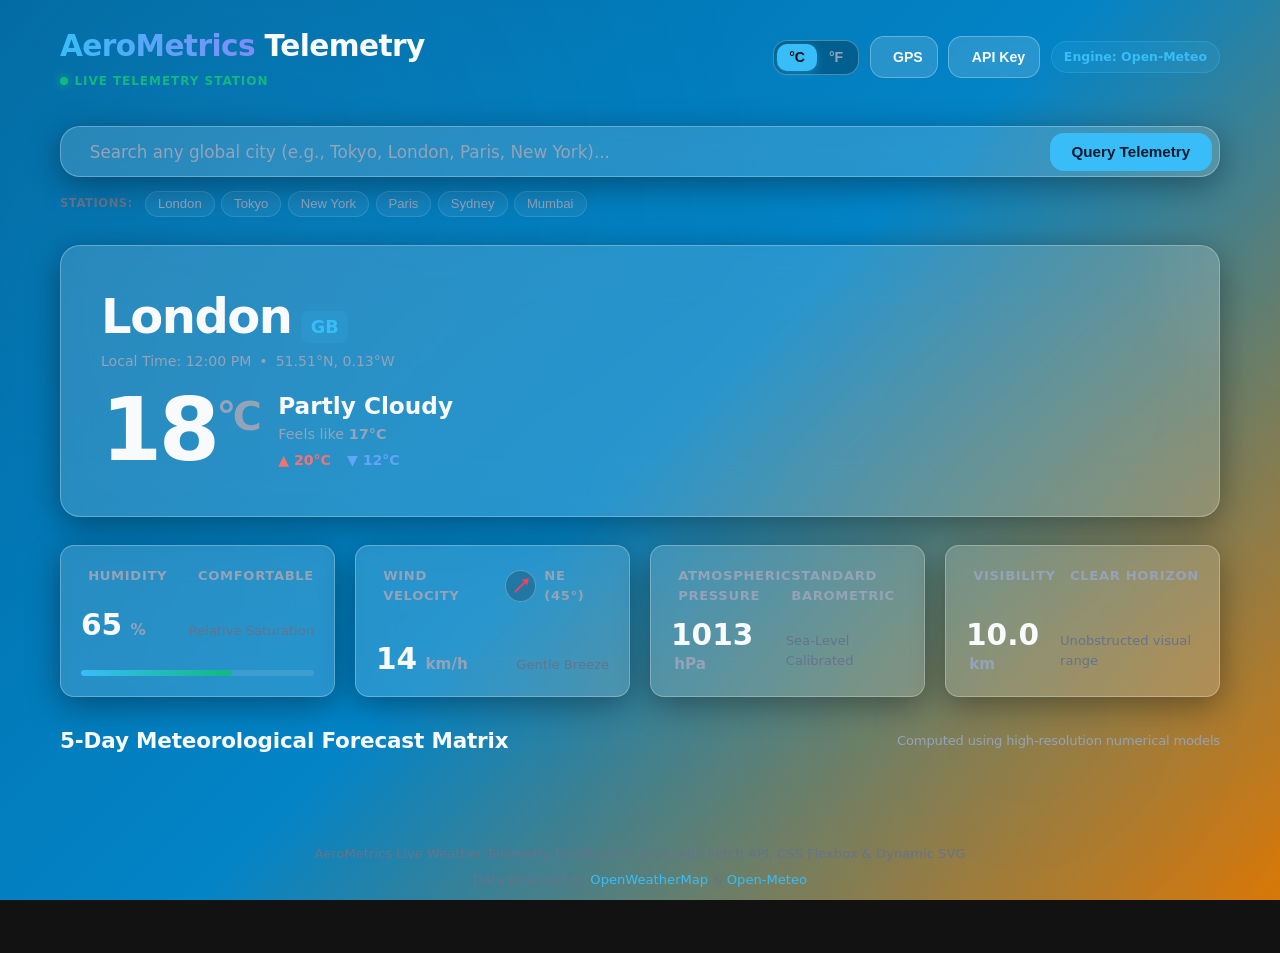
<file: Datheon_Full_Stack_Web_Development_Internshi/RTWFCTA/index.html>
<!DOCTYPE html>
<html lang="en">
<head>
  <meta charset="UTF-8">
  <meta name="viewport" content="width=device-width, initial-scale=1.0">
  <meta name="description" content="Live Weather Telemetry Application - Real-time atmospheric metrics, 5-day forecast, dynamic animations, and global city search.">
  <meta name="theme-color" content="#0f172a" id="meta-theme-color">
  <title>AeroMetrics | Live Weather Telemetry Dashboard</title>
  <link rel="stylesheet" href="styles.css">
  <style>
    /* Utility for visually hidden but screen-reader accessible content */
    .visually-hidden {
      position: absolute;
      width: 1px;
      height: 1px;
      padding: 0;
      margin: -1px;
      overflow: hidden;
      clip: rect(0, 0, 0, 0);
      white-space: nowrap;
      border: 0;
    }
  </style>
</head>
<body class="theme-sunny">
  <!-- Accessibility Skip Navigation Link -->
  <a href="#main-content" class="skip-link">Skip to main telemetry</a>

  <div class="app-container">
    <!-- Header -->
    <header class="app-header" role="banner">
      <div class="brand-section">
        <h1 class="brand-title">
          <span class="telemetry-tag">AeroMetrics</span> Telemetry
        </h1>
        <div class="telemetry-beacon" aria-label="System status: Live connection active">
          <span class="beacon-dot" aria-hidden="true"></span>
          <span>LIVE TELEMETRY STATION</span>
        </div>
      </div>

      <div class="header-actions">
        <!-- Temperature Unit Switcher -->
        <div class="unit-toggle-group" role="group" aria-label="Temperature unit selection">
          <button type="button" class="unit-btn active" id="btn-unit-c" data-unit="metric" aria-pressed="true">°C</button>
          <button type="button" class="unit-btn" id="btn-unit-f" data-unit="imperial" aria-pressed="false">°F</button>
        </div>

        <!-- GPS Geolocation Button -->
        <button type="button" class="glass-btn" id="btn-gps" title="Locate via device GPS" aria-label="Use current device location">
          <span id="gps-icon-slot" aria-hidden="true"></span>
          <span>GPS</span>
        </button>

        <!-- API Config Button -->
        <button type="button" class="glass-btn" id="btn-api-config" title="Configure Weather API key" aria-label="API Settings">
          <span id="settings-icon-slot" aria-hidden="true"></span>
          <span>API Key</span>
        </button>

        <!-- Active Provider Pill -->
        <span class="provider-badge" id="provider-badge" title="Active Telemetry Engine">
          Engine: Open-Meteo
        </span>
      </div>
    </header>

    <!-- Search Section -->
    <section class="search-section" aria-label="City search section">
      <search>
        <form class="search-form" id="search-form" action="#" method="GET">
          <div class="search-icon-decor" id="search-icon-slot" aria-hidden="true"></div>
          <label for="city-input" class="visually-hidden">Global City Name</label>
          <input 
            type="search" 
            id="city-input" 
            name="q" 
            class="search-input" 
            placeholder="Search any global city (e.g., Tokyo, London, Paris, New York)..." 
            autocomplete="off" 
            autocorrect="off" 
            autocapitalize="none" 
            spellcheck="false" 
            enterkeyhint="search" 
            required 
          />
          <button type="submit" class="search-submit-btn" id="search-submit-btn">
            <span>Query Telemetry</span>
          </button>
        </form>
      </search>

      <!-- Quick City Selectors -->
      <nav class="quick-cities-bar" aria-label="Popular telemetry stations">
        <span class="quick-label">Stations:</span>
        <div id="quick-cities-container" style="display: flex; gap: 0.4rem; flex-wrap: wrap;">
          <button type="button" class="city-pill" data-city="London">London</button>
          <button type="button" class="city-pill" data-city="Tokyo">Tokyo</button>
          <button type="button" class="city-pill" data-city="New York">New York</button>
          <button type="button" class="city-pill" data-city="Paris">Paris</button>
          <button type="button" class="city-pill" data-city="Sydney">Sydney</button>
          <button type="button" class="city-pill" data-city="Mumbai">Mumbai</button>
        </div>
      </nav>
    </section>

    <!-- Error Banner (Graceful invalid city & network failure feedback) -->
    <div class="error-banner hidden" id="error-banner" role="alert" aria-live="assertive">
      <div class="error-icon" aria-hidden="true">
        <svg viewBox="0 0 24 24" fill="none" stroke="currentColor" stroke-width="2">
          <circle cx="12" cy="12" r="10"></circle>
          <line x1="12" y1="8" x2="12" y2="12"></line>
          <line x1="12" y1="16" x2="12.01" y2="16"></line>
        </svg>
      </div>
      <div class="error-content">
        <h3 class="error-title" id="error-title">Telemetry Signal Lost</h3>
        <p class="error-msg" id="error-message">Unable to locate city. Please verify spelling and try again.</p>
        <div class="error-actions">
          <button type="button" class="error-btn" id="error-retry-btn">Retry Station</button>
          <button type="button" class="error-btn" id="error-dismiss-btn">Dismiss</button>
        </div>
      </div>
    </div>

    <!-- Network Loading Spinner Overlay -->
    <div class="loading-overlay hidden" id="loading-spinner" role="status" aria-live="polite" aria-busy="true">
      <div class="spinner-orbit" aria-hidden="true">
        <div class="spinner-circle"></div>
        <div class="spinner-circle"></div>
        <div class="spinner-circle"></div>
      </div>
      <p class="loading-text" id="loading-text">Interrogating atmospheric satellite feeds...</p>
    </div>

    <!-- Main Dashboard Container -->
    <main id="main-content" class="weather-dashboard">
      <!-- 1. Hero Telemetry Card (Current conditions & temperature) -->
      <section class="hero-telemetry-card" aria-label="Current atmospheric conditions">
        <div class="hero-main-info">
          <div class="location-group">
            <h2 class="location-name" id="city-name">London</h2>
            <span class="location-country" id="country-code">GB</span>
          </div>
          
          <div class="telemetry-timestamp">
            <time id="local-time" datetime="2026-11-11">Local Time: 12:00 PM</time>
            <span>•</span>
            <span id="station-coords">51.51°N, 0.13°W</span>
          </div>

          <div class="temp-condition-row">
            <div class="current-temp-display">
              <span id="current-temp-value">18</span><span class="temp-unit-symbol" id="hero-unit-symbol">°C</span>
            </div>
            <div class="condition-summary-block">
              <span class="condition-text" id="weather-condition-desc">Partly Cloudy</span>
              <span class="feels-like-text">Feels like <strong id="feels-like-value">17°C</strong></span>
              <div class="temp-extremes-row">
                <span class="temp-hi">▲ <span id="temp-high-value">20°C</span></span>
                <span class="temp-lo">▼ <span id="temp-low-value">12°C</span></span>
              </div>
            </div>
          </div>
        </div>

        <!-- Dynamic Animated Weather Icon -->
        <div class="hero-visual-icon" id="hero-weather-icon" role="img" aria-label="Weather condition icon">
          <!-- Populated dynamically via JS -->
        </div>
      </section>

      <!-- 2. Telemetry Metrics Matrix (Humidity, Wind, Pressure, etc.) -->
      <section class="telemetry-grid" aria-label="Atmospheric telemetry metrics">
        <!-- Metric 1: Humidity -->
        <article class="metric-card" id="card-humidity">
          <div class="metric-header">
            <span class="metric-header-title">
              <span class="metric-icon-wrap" id="humidity-icon-slot"></span>
              Humidity
            </span>
            <span id="humidity-comfort">Comfortable</span>
          </div>
          <div class="metric-body">
            <div>
              <span class="metric-value" id="humidity-val">65</span>
              <span class="metric-unit">%</span>
            </div>
            <span class="metric-subtext">Relative Saturation</span>
          </div>
          <div class="meter-bar-track">
            <div class="meter-bar-fill" id="humidity-meter-bar" style="width: 65%;"></div>
          </div>
        </article>

        <!-- Metric 2: Wind Speed & Direction -->
        <article class="metric-card" id="card-wind">
          <div class="metric-header">
            <span class="metric-header-title">
              <span class="metric-icon-wrap" id="wind-icon-slot"></span>
              Wind Velocity
            </span>
            <div class="wind-compass-indicator">
              <div class="compass-dial" aria-hidden="true">
                <div class="compass-arrow" id="compass-arrow" style="transform: rotate(45deg);"></div>
              </div>
              <span id="wind-direction-text">NE (45°)</span>
            </div>
          </div>
          <div class="metric-body">
            <div>
              <span class="metric-value" id="wind-val">14</span>
              <span class="metric-unit" id="wind-unit-label">km/h</span>
            </div>
            <span class="metric-subtext" id="wind-gust-label">Gentle Breeze</span>
          </div>
        </article>

        <!-- Metric 3: Atmospheric Pressure -->
        <article class="metric-card" id="card-pressure">
          <div class="metric-header">
            <span class="metric-header-title">
              <span class="metric-icon-wrap" id="pressure-icon-slot"></span>
              Atmospheric Pressure
            </span>
            <span id="pressure-status">Standard Barometric</span>
          </div>
          <div class="metric-body">
            <div>
              <span class="metric-value" id="pressure-val">1013</span>
              <span class="metric-unit">hPa</span>
            </div>
            <span class="metric-subtext">Sea-Level Calibrated</span>
          </div>
        </article>

        <!-- Metric 4: Visibility & Optics -->
        <article class="metric-card" id="card-visibility">
          <div class="metric-header">
            <span class="metric-header-title">
              <span class="metric-icon-wrap" id="visibility-icon-slot"></span>
              Visibility
            </span>
            <span id="visibility-rating">Clear Horizon</span>
          </div>
          <div class="metric-body">
            <div>
              <span class="metric-value" id="visibility-val">10.0</span>
              <span class="metric-unit" id="visibility-unit-label">km</span>
            </div>
            <span class="metric-subtext" id="visibility-desc">Unobstructed visual range</span>
          </div>
        </article>
      </section>

      <!-- 3. 5-Day Temperature Forecast Section (Array.map() driven) -->
      <section class="forecast-section" aria-label="Five day meteorological forecast">
        <div class="section-header-title">
          <h3>5-Day Meteorological Forecast Matrix</h3>
          <span class="section-subtitle">Computed using high-resolution numerical models</span>
        </div>

        <!-- 5 Forecast Cards mapped via Array.map() -->
        <div class="forecast-cards-container" id="forecast-cards-container" role="region" aria-live="polite">
          <!-- Dynamic cards injected via app.js -->
        </div>
      </section>
    </main>

    <!-- API Key Configuration Modal -->
    <div class="modal-backdrop hidden" id="api-modal" role="dialog" aria-modal="true" aria-labelledby="modal-title">
      <div class="modal-card">
        <div class="modal-header">
          <h2 class="modal-title" id="modal-title">Weather API Configuration</h2>
          <button type="button" class="modal-close-btn" id="modal-close-btn" aria-label="Close dialog">&times;</button>
        </div>
        <div class="modal-body">
          <p>
            You can query telemetry with either <strong>OpenWeatherMap API</strong> or the built-in <strong>Open-Meteo zero-configuration engine</strong>.
          </p>
          <div class="field-group">
            <label for="input-owm-key" class="field-label">OpenWeatherMap API Key (Optional)</label>
            <input 
              type="text" 
              id="input-owm-key" 
              class="field-input" 
              placeholder="Paste your 32-character hex key here..." 
              autocomplete="off" 
              spellcheck="false"
            />
            <small style="color: var(--text-dim); font-size: 0.78rem;">
              Need a key? Register free at <a href="https://openweathermap.org/api" target="_blank" rel="noopener noreferrer" style="color: var(--accent-cyan);">openweathermap.org ↗</a>. Leave empty to use Open-Meteo.
            </small>
          </div>
        </div>
        <div class="modal-footer">
          <button type="button" class="btn-secondary" id="modal-use-openmeteo-btn">Use Open-Meteo</button>
          <button type="button" class="btn-primary" id="modal-save-key-btn">Save Key</button>
        </div>
      </div>
    </div>

    <!-- Footer -->
    <footer class="app-footer">
      <p>AeroMetrics Live Weather Telemetry Dashboard • Built with Fetch API, CSS Flexbox & Dynamic SVG</p>
      <p>Data provided by <a href="https://openweathermap.org/" target="_blank" rel="noopener noreferrer">OpenWeatherMap</a> & <a href="https://open-meteo.com/" target="_blank" rel="noopener noreferrer">Open-Meteo</a></p>
    </footer>
  </div>

  <!-- Application Scripts (Compatible with both local file:// and HTTP servers) -->
  <script src="icons.js"></script>
  <script src="app.js"></script>
</body>
</html>
</file>
<file: Datheon_Full_Stack_Web_Development_Internshi/CRUD/styles.css>
/* ==========================================================================
   TaskFlow - Modern Productivity Application Stylesheet
   Theme: Clean, accessible, responsive design with light & dark mode
   ========================================================================== */

/* --------------------------------------------------------------------------
   CSS Variables & Color System
   -------------------------------------------------------------------------- */
:root {
  /* Light Theme Palette */
  --bg-app: #f8fafc;
  --bg-surface: #ffffff;
  --bg-surface-elevated: #ffffff;
  --bg-subtle: #f1f5f9;
  --bg-hover: #e2e8f0;

  --text-main: #0f172a;
  --text-muted: #64748b;
  --text-light: #94a3b8;

  --border-color: #e2e8f0;
  --border-focus: #3b82f6;

  /* Primary Accent & Semantic Colors */
  --primary: #3b82f6;
  --primary-hover: #2563eb;
  --primary-subtle: #eff6ff;
  --primary-contrast: #ffffff;

  --success: #10b981;
  --success-subtle: #ecfdf5;
  --success-text: #047857;

  --warning: #f59e0b;
  --warning-subtle: #fffbeb;
  --warning-text: #b45309;

  --danger: #ef4444;
  --danger-hover: #dc2626;
  --danger-subtle: #fef2f2;
  --danger-text: #b91c1c;

  /* Category Colors */
  --cat-work-bg: #e0f2fe;
  --cat-work-text: #0369a1;
  --cat-personal-bg: #fef3c7;
  --cat-personal-text: #b45309;
  --cat-study-bg: #ede9fe;
  --cat-study-text: #6d28d9;
  --cat-health-bg: #dcfce7;
  --cat-health-text: #15803d;
  --cat-finance-bg: #fef9c3;
  --cat-finance-text: #a16207;
  --cat-other-bg: #f1f5f9;
  --cat-other-text: #475569;

  /* Shadows */
  --shadow-sm: 0 1px 2px 0 rgba(0, 0, 0, 0.05);
  --shadow-md: 0 4px 6px -1px rgba(0, 0, 0, 0.07), 0 2px 4px -2px rgba(0, 0, 0, 0.05);
  --shadow-lg: 0 10px 15px -3px rgba(0, 0, 0, 0.08), 0 4px 6px -4px rgba(0, 0, 0, 0.04);
  --shadow-xl: 0 20px 25px -5px rgba(0, 0, 0, 0.1), 0 8px 10px -6px rgba(0, 0, 0, 0.05);

  /* Radii */
  --radius-sm: 6px;
  --radius-md: 10px;
  --radius-lg: 16px;
  --radius-full: 9999px;

  /* Transitions */
  --transition-fast: 150ms cubic-bezier(0.4, 0, 0.2, 1);
  --transition-normal: 250ms cubic-bezier(0.4, 0, 0.2, 1);
}

/* Dark Theme Overrides */
[data-theme="dark"] {
  --bg-app: #090d16;
  --bg-surface: #111827;
  --bg-surface-elevated: #1f2937;
  --bg-subtle: #1e293b;
  --bg-hover: #334155;

  --text-main: #f8fafc;
  --text-muted: #94a3b8;
  --text-light: #64748b;

  --border-color: #243042;
  --border-focus: #60a5fa;

  --primary: #3b82f6;
  --primary-hover: #60a5fa;
  --primary-subtle: #1e293b;

  --success: #10b981;
  --success-subtle: #064e3b;
  --success-text: #6ee7b7;

  --warning: #f59e0b;
  --warning-subtle: #78350f;
  --warning-text: #fcd34d;

  --danger: #f87171;
  --danger-hover: #ef4444;
  --danger-subtle: #450a0a;
  --danger-text: #fca5a5;

  /* Category Badges for Dark Mode */
  --cat-work-bg: #0c4a6e;
  --cat-work-text: #7dd3fc;
  --cat-personal-bg: #78350f;
  --cat-personal-text: #fde68a;
  --cat-study-bg: #4c1d95;
  --cat-study-text: #c4b5fd;
  --cat-health-bg: #14532d;
  --cat-health-text: #86efac;
  --cat-finance-bg: #713f12;
  --cat-finance-text: #fef08a;
  --cat-other-bg: #334155;
  --cat-other-text: #cbd5e1;

  --shadow-sm: 0 1px 2px 0 rgba(0, 0, 0, 0.5);
  --shadow-md: 0 4px 6px -1px rgba(0, 0, 0, 0.4);
  --shadow-lg: 0 10px 15px -3px rgba(0, 0, 0, 0.4);
  --shadow-xl: 0 20px 25px -5px rgba(0, 0, 0, 0.5);
}

/* --------------------------------------------------------------------------
   Reset & Base Typography
   -------------------------------------------------------------------------- */
*, *::before, *::after {
  box-sizing: border-box;
  margin: 0;
  padding: 0;
}

body {
  font-family: 'Plus Jakarta Sans', -apple-system, BlinkMacSystemFont, "Segoe UI", Roboto, Helvetica, Arial, sans-serif;
  background-color: var(--bg-app);
  color: var(--text-main);
  line-height: 1.5;
  min-height: 100vh;
  padding: 1.5rem 1rem 3rem;
  transition: background-color var(--transition-normal), color var(--transition-normal);
  -webkit-font-smoothing: antialiased;
}

/* Accessibility: visually hidden utility */
.sr-only,
.visually-hidden:where(:not(:focus-within, :active)) {
  position: absolute !important;
  clip-path: inset(50%) !important;
  overflow: hidden !important;
  width: 1px !important;
  height: 1px !important;
  margin: -1px !important;
  padding: 0 !important;
  border: 0 !important;
  white-space: nowrap !important;
}

/* Focus styles for keyboard accessibility */
:focus-visible {
  outline: 2px solid var(--border-focus);
  outline-offset: 2px;
}

/* --------------------------------------------------------------------------
   Layout Structure
   -------------------------------------------------------------------------- */
.app-wrapper {
  max-width: 920px;
  margin: 0 auto;
  display: flex;
  flex-direction: column;
  gap: 1.5rem;
}

.card {
  background-color: var(--bg-surface);
  border: 1px solid var(--border-color);
  border-radius: var(--radius-lg);
  padding: 1.25rem 1.5rem;
  box-shadow: var(--shadow-sm);
  transition: background-color var(--transition-normal), border-color var(--transition-normal), box-shadow var(--transition-normal);
}

/* --------------------------------------------------------------------------
   Header & Statistics
   -------------------------------------------------------------------------- */
.app-header {
  display: flex;
  flex-direction: column;
  gap: 1.25rem;
}

.header-top {
  display: flex;
  justify-content: space-between;
  align-items: center;
}

.brand {
  display: flex;
  align-items: center;
  gap: 0.875rem;
}

.brand-icon {
  width: 44px;
  height: 44px;
  border-radius: var(--radius-md);
  background: linear-gradient(135deg, var(--primary) 0%, #6366f1 100%);
  color: #ffffff;
  display: flex;
  align-items: center;
  justify-content: center;
  box-shadow: 0 4px 12px rgba(59, 130, 246, 0.35);
  flex-shrink: 0;
}

.brand-title {
  font-size: 1.625rem;
  font-weight: 800;
  letter-spacing: -0.025em;
  color: var(--text-main);
  line-height: 1.15;
}

.brand-subtitle {
  font-size: 0.875rem;
  color: var(--text-muted);
  margin-top: 2px;
}

/* Header Buttons */
.btn-icon {
  background: var(--bg-surface);
  border: 1px solid var(--border-color);
  color: var(--text-main);
  width: 40px;
  height: 40px;
  border-radius: var(--radius-md);
  display: inline-flex;
  align-items: center;
  justify-content: center;
  cursor: pointer;
  transition: all var(--transition-fast);
}

.btn-icon:hover {
  background-color: var(--bg-hover);
  color: var(--primary);
  border-color: var(--border-focus);
}

/* Theme Icons Toggle */
[data-theme="dark"] .sun-icon {
  display: block;
}
[data-theme="dark"] .moon-icon {
  display: none;
}
:root:not([data-theme="dark"]) .sun-icon {
  display: none;
}
:root:not([data-theme="dark"]) .moon-icon {
  display: block;
}

/* Stats Overview */
.stats-overview {
  display: grid;
  grid-template-columns: repeat(3, 1fr) 1.6fr;
  gap: 1rem;
}

.stat-card {
  background-color: var(--bg-surface);
  border: 1px solid var(--border-color);
  border-radius: var(--radius-md);
  padding: 0.875rem 1rem;
  display: flex;
  flex-direction: column;
  justify-content: center;
  box-shadow: var(--shadow-sm);
}

.stat-label {
  font-size: 0.75rem;
  font-weight: 600;
  text-transform: uppercase;
  letter-spacing: 0.05em;
  color: var(--text-muted);
}

.stat-value {
  font-size: 1.5rem;
  font-weight: 800;
  color: var(--text-main);
  line-height: 1.2;
  margin-top: 2px;
}

.text-accent {
  color: var(--primary);
}

.text-success {
  color: var(--success);
}

.progress-stat-card {
  display: flex;
  flex-direction: column;
  justify-content: space-between;
}

.progress-info {
  display: flex;
  justify-content: space-between;
  align-items: baseline;
}

.stat-percent {
  font-size: 1.125rem;
  font-weight: 700;
  color: var(--primary);
}

.progress-bar-track {
  width: 100%;
  height: 8px;
  background-color: var(--bg-subtle);
  border-radius: var(--radius-full);
  overflow: hidden;
  margin-top: 6px;
}

.progress-bar-fill {
  height: 100%;
  width: 0%;
  background: linear-gradient(90deg, var(--primary) 0%, #10b981 100%);
  border-radius: var(--radius-full);
  transition: width 400ms cubic-bezier(0.34, 1.56, 0.64, 1);
}

/* --------------------------------------------------------------------------
   Form & Input Controls
   -------------------------------------------------------------------------- */
.task-input-card {
  box-shadow: var(--shadow-md);
  border-color: rgba(59, 130, 246, 0.2);
}

.form-row-main {
  display: grid;
  grid-template-columns: 2.2fr 1.2fr 1fr 1.2fr auto;
  gap: 0.875rem;
  align-items: end;
}

.field {
  display: flex;
  flex-direction: column;
  gap: 0.35rem;
  position: relative;
}

.field-label {
  font-size: 0.8125rem;
  font-weight: 600;
  color: var(--text-muted);
}

.required-indicator {
  color: var(--danger);
}

.form-control {
  width: 100%;
  height: 42px;
  padding: 0 0.875rem;
  font-size: 0.9375rem;
  font-family: inherit;
  color: var(--text-main);
  background-color: var(--bg-surface);
  border: 1px solid var(--border-color);
  border-radius: var(--radius-sm);
  transition: border-color var(--transition-fast), box-shadow var(--transition-fast), background-color var(--transition-fast);
}

.form-control:hover {
  border-color: var(--text-light);
}

.form-control:focus {
  outline: none;
  border-color: var(--primary);
  box-shadow: 0 0 0 3px rgba(59, 130, 246, 0.15);
}

.form-control-sm {
  height: 34px;
  padding: 0 0.625rem;
  font-size: 0.8125rem;
}

/* Select wrapper styling */
.select-wrapper {
  position: relative;
}

.select-wrapper select {
  appearance: none;
  -webkit-appearance: none;
  padding-right: 2rem;
  cursor: pointer;
}

.select-wrapper::after {
  content: "";
  position: absolute;
  right: 0.75rem;
  top: 50%;
  transform: translateY(-50%);
  width: 8px;
  height: 5px;
  background-color: var(--text-muted);
  clip-path: polygon(100% 0%, 0 0%, 50% 100%);
  pointer-events: none;
}

/* Modern Validation Guidance (:user-invalid) */
.error-msg {
  display: none;
  color: var(--danger-text);
  font-size: 0.75rem;
  margin-top: 0.25rem;
  align-items: center;
  gap: 0.25rem;
}

:is(:user-invalid, .user-invalid-fallback) {
  border-color: var(--danger);
  background-color: var(--danger-subtle);
}

:is(:user-invalid, .user-invalid-fallback) + .error-msg {
  display: flex;
}

:is(:user-valid, .user-valid-fallback):not(:placeholder-shown) {
  border-color: var(--success);
}

/* Buttons */
.btn {
  display: inline-flex;
  align-items: center;
  justify-content: center;
  gap: 0.5rem;
  font-family: inherit;
  font-size: 0.875rem;
  font-weight: 600;
  height: 42px;
  padding: 0 1.125rem;
  border-radius: var(--radius-sm);
  border: 1px solid transparent;
  cursor: pointer;
  white-space: nowrap;
  transition: all var(--transition-fast);
  text-decoration: none;
}

.btn-sm {
  height: 32px;
  padding: 0 0.75rem;
  font-size: 0.8125rem;
  border-radius: var(--radius-sm);
}

.btn-primary {
  background-color: var(--primary);
  color: var(--primary-contrast);
}

.btn-primary:hover {
  background-color: var(--primary-hover);
  transform: translateY(-1px);
  box-shadow: 0 4px 12px rgba(59, 130, 246, 0.3);
}

.btn-primary:active {
  transform: translateY(0);
}

.btn-outline {
  background-color: transparent;
  border-color: var(--border-color);
  color: var(--text-main);
}

.btn-outline:hover {
  background-color: var(--bg-hover);
  border-color: var(--text-light);
}

.btn-ghost {
  background-color: transparent;
  color: var(--text-muted);
}

.btn-ghost:hover {
  background-color: var(--bg-subtle);
  color: var(--text-main);
}

.btn-danger {
  background-color: var(--danger);
  color: #ffffff;
}

.btn-danger:hover {
  background-color: var(--danger-hover);
}

/* --------------------------------------------------------------------------
   Filter & Controls Bar
   -------------------------------------------------------------------------- */
.filter-bar-card {
  display: flex;
  flex-direction: column;
  gap: 1rem;
  padding: 1rem 1.25rem;
}

.filter-top-row {
  display: flex;
  justify-content: space-between;
  align-items: center;
  gap: 1rem;
  flex-wrap: wrap;
}

/* Status Filter Tabs */
.status-tabs {
  display: inline-flex;
  background-color: var(--bg-subtle);
  padding: 3px;
  border-radius: var(--radius-md);
  gap: 2px;
}

.tab-btn {
  display: inline-flex;
  align-items: center;
  gap: 0.5rem;
  padding: 0.375rem 0.875rem;
  font-family: inherit;
  font-size: 0.875rem;
  font-weight: 600;
  color: var(--text-muted);
  background: transparent;
  border: none;
  border-radius: calc(var(--radius-md) - 3px);
  cursor: pointer;
  transition: all var(--transition-fast);
}

.tab-btn:hover {
  color: var(--text-main);
}

.tab-btn.active {
  background-color: var(--bg-surface);
  color: var(--text-main);
  box-shadow: var(--shadow-sm);
}

.tab-count {
  font-size: 0.75rem;
  padding: 1px 6px;
  border-radius: var(--radius-full);
  background-color: var(--bg-hover);
  color: var(--text-main);
  font-weight: 700;
}

.tab-btn.active .tab-count {
  background-color: var(--primary-subtle);
  color: var(--primary);
}

/* Search Box */
.search-box {
  position: relative;
  flex: 1;
  max-width: 320px;
  min-width: 200px;
}

.search-icon {
  position: absolute;
  left: 0.75rem;
  top: 50%;
  transform: translateY(-50%);
  color: var(--text-light);
  pointer-events: none;
}

.search-input {
  height: 36px;
  padding-left: 2.25rem;
  padding-right: 2rem;
  border-radius: var(--radius-full);
  font-size: 0.875rem;
}

.clear-search-btn {
  position: absolute;
  right: 0.625rem;
  top: 50%;
  transform: translateY(-50%);
  background: transparent;
  border: none;
  color: var(--text-muted);
  font-size: 1.125rem;
  cursor: pointer;
  padding: 0.25rem;
  line-height: 1;
  display: flex;
  align-items: center;
  justify-content: center;
}

.clear-search-btn:hover {
  color: var(--danger);
}

/* Filter Bottom Row */
.filter-bottom-row {
  display: flex;
  align-items: center;
  justify-content: space-between;
  gap: 1rem;
  flex-wrap: wrap;
  padding-top: 0.75rem;
  border-top: 1px solid var(--border-color);
}

.secondary-filter-group {
  display: inline-flex;
  align-items: center;
  gap: 0.5rem;
}

.secondary-label {
  font-size: 0.8125rem;
  font-weight: 600;
  color: var(--text-muted);
  white-space: nowrap;
}

.bulk-actions {
  display: inline-flex;
  align-items: center;
  gap: 0.5rem;
  margin-left: auto;
}

/* --------------------------------------------------------------------------
   Task List & Task Items
   -------------------------------------------------------------------------- */
.task-list-section {
  display: flex;
  flex-direction: column;
  gap: 0.75rem;
}

.reorder-tip {
  font-size: 0.75rem;
  color: var(--text-muted);
  display: flex;
  align-items: center;
  gap: 0.375rem;
  padding: 0 0.5rem;
}

.task-list {
  list-style: none;
  display: flex;
  flex-direction: column;
  gap: 0.625rem;
  position: relative;
}

/* Task Item Card */
.task-item {
  background-color: var(--bg-surface);
  border: 1px solid var(--border-color);
  border-radius: var(--radius-md);
  padding: 0.875rem 1rem;
  display: flex;
  align-items: center;
  gap: 0.875rem;
  box-shadow: var(--shadow-sm);
  transition: transform var(--transition-fast), box-shadow var(--transition-fast), border-color var(--transition-fast), opacity var(--transition-normal), background-color var(--transition-normal);
  animation: taskSlideIn 250ms ease-out;
  position: relative;
  user-select: none;
}

.task-item:hover {
  border-color: var(--text-light);
  box-shadow: var(--shadow-md);
}

@keyframes taskSlideIn {
  from {
    opacity: 0;
    transform: translateY(8px);
  }
  to {
    opacity: 1;
    transform: translateY(0);
  }
}

.task-item.deleting {
  animation: taskSlideOut 250ms forwards ease-in;
}

@keyframes taskSlideOut {
  to {
    opacity: 0;
    transform: translateX(20px) scale(0.96);
  }
}

/* Drag & Drop Visuals */
.task-item.dragging {
  opacity: 0.45;
  background-color: var(--bg-hover);
  border: 2px dashed var(--primary);
  box-shadow: var(--shadow-lg);
  cursor: grabbing !important;
}

.task-item.drag-over {
  border-top: 3px solid var(--primary);
  transform: translateY(-2px);
}

.drag-handle {
  color: var(--text-light);
  cursor: grab;
  padding: 0.25rem 0.125rem;
  display: flex;
  align-items: center;
  justify-content: center;
  transition: color var(--transition-fast);
}

.drag-handle:hover {
  color: var(--text-main);
}

.drag-handle:active {
  cursor: grabbing;
}

/* Custom Checkbox */
.task-checkbox-container {
  display: inline-flex;
  align-items: center;
  justify-content: center;
  position: relative;
}

.task-checkbox {
  appearance: none;
  -webkit-appearance: none;
  width: 22px;
  height: 22px;
  border: 2px solid var(--border-color);
  border-radius: var(--radius-sm);
  background-color: var(--bg-surface);
  cursor: pointer;
  display: grid;
  place-content: center;
  transition: all var(--transition-fast);
  margin: 0;
}

.task-checkbox:hover {
  border-color: var(--primary);
  transform: scale(1.05);
}

.task-checkbox::after {
  content: "";
  width: 10px;
  height: 6px;
  border-left: 2px solid #ffffff;
  border-bottom: 2px solid #ffffff;
  transform: rotate(-45deg) translate(1px, -1px) scale(0);
  transform-origin: center;
  transition: transform 180ms cubic-bezier(0.34, 1.56, 0.64, 1);
}

.task-checkbox:checked {
  background-color: var(--success);
  border-color: var(--success);
}

.task-checkbox:checked::after {
  transform: rotate(-45deg) translate(1px, -1px) scale(1);
}

/* Task Content & Details */
.task-content {
  flex: 1;
  min-width: 0; /* truncate support */
  display: flex;
  flex-direction: column;
  gap: 0.35rem;
}

.task-title-row {
  display: flex;
  align-items: baseline;
  gap: 0.625rem;
}

.task-title {
  font-size: 0.9375rem;
  font-weight: 600;
  color: var(--text-main);
  word-break: break-word;
  transition: color var(--transition-fast), text-decoration-color var(--transition-fast);
}

.task-meta {
  display: flex;
  align-items: center;
  gap: 0.5rem;
  flex-wrap: wrap;
}

/* Completed Task Styles */
.task-item.completed {
  background-color: var(--bg-subtle);
  border-color: var(--border-color);
}

.task-item.completed .task-title {
  text-decoration: line-through;
  text-decoration-color: var(--text-light);
  color: var(--text-muted);
}

.task-item.completed .task-badge {
  opacity: 0.75;
}

/* Badges (Category & Priority) */
.badge {
  display: inline-flex;
  align-items: center;
  gap: 0.25rem;
  font-size: 0.71875rem;
  font-weight: 700;
  padding: 0.15rem 0.5rem;
  border-radius: var(--radius-full);
  text-transform: capitalize;
  letter-spacing: 0.02em;
}

/* Category Badges */
.badge-cat-work { background-color: var(--cat-work-bg); color: var(--cat-work-text); }
.badge-cat-personal { background-color: var(--cat-personal-bg); color: var(--cat-personal-text); }
.badge-cat-study { background-color: var(--cat-study-bg); color: var(--cat-study-text); }
.badge-cat-health { background-color: var(--cat-health-bg); color: var(--cat-health-text); }
.badge-cat-finance { background-color: var(--cat-finance-bg); color: var(--cat-finance-text); }
.badge-cat-other { background-color: var(--cat-other-bg); color: var(--cat-other-text); }

/* Priority Badges */
.badge-prio-high {
  background-color: var(--danger-subtle);
  color: var(--danger-text);
  border: 1px solid rgba(239, 68, 68, 0.2);
}

.badge-prio-medium {
  background-color: var(--warning-subtle);
  color: var(--warning-text);
  border: 1px solid rgba(245, 158, 11, 0.2);
}

.badge-prio-low {
  background-color: var(--success-subtle);
  color: var(--success-text);
  border: 1px solid rgba(16, 185, 129, 0.2);
}

/* Due Date Chips */
.due-chip {
  display: inline-flex;
  align-items: center;
  gap: 0.25rem;
  font-size: 0.71875rem;
  font-weight: 600;
  padding: 0.15rem 0.5rem;
  border-radius: var(--radius-full);
  background-color: var(--bg-hover);
  color: var(--text-muted);
}

.due-chip.overdue {
  background-color: var(--danger-subtle);
  color: var(--danger-text);
  font-weight: 700;
}

.due-chip.today {
  background-color: var(--warning-subtle);
  color: var(--warning-text);
  font-weight: 700;
}

.due-chip.tomorrow {
  background-color: var(--primary-subtle);
  color: var(--primary);
}

/* Task Actions */
.task-actions {
  display: flex;
  align-items: center;
  gap: 0.25rem;
  opacity: 0.85;
  transition: opacity var(--transition-fast);
}

.task-item:hover .task-actions {
  opacity: 1;
}

.btn-task-action {
  background: transparent;
  border: 1px solid transparent;
  color: var(--text-muted);
  width: 32px;
  height: 32px;
  border-radius: var(--radius-sm);
  display: inline-flex;
  align-items: center;
  justify-content: center;
  cursor: pointer;
  transition: all var(--transition-fast);
}

.btn-task-action:hover {
  background-color: var(--bg-hover);
  color: var(--text-main);
}

.btn-task-action.btn-delete:hover {
  background-color: var(--danger-subtle);
  color: var(--danger);
}

/* --------------------------------------------------------------------------
   Empty State UI
   -------------------------------------------------------------------------- */
.empty-state {
  background-color: var(--bg-surface);
  border: 2px dashed var(--border-color);
  border-radius: var(--radius-lg);
  padding: 3rem 1.5rem;
  text-align: center;
  display: flex;
  flex-direction: column;
  align-items: center;
  justify-content: center;
  gap: 0.5rem;
}

.empty-icon-wrap {
  width: 64px;
  height: 64px;
  border-radius: 50%;
  background-color: var(--bg-subtle);
  color: var(--text-light);
  display: flex;
  align-items: center;
  justify-content: center;
  margin-bottom: 0.5rem;
}

.empty-title {
  font-size: 1.125rem;
  font-weight: 700;
  color: var(--text-main);
}

.empty-description {
  font-size: 0.875rem;
  color: var(--text-muted);
  max-width: 360px;
}

/* --------------------------------------------------------------------------
   Modern Native <dialog> Modal Styles
   -------------------------------------------------------------------------- */
dialog:modal {
  overscroll-behavior: contain;
}

dialog::backdrop {
  overflow: hidden;
  overscroll-behavior: contain;
  background-color: rgba(15, 23, 42, 0.65);
  backdrop-filter: blur(4px);
  -webkit-backdrop-filter: blur(4px);
}

.modern-dialog[open] {
  margin: auto;
  border: 1px solid var(--border-color);
  border-radius: var(--radius-lg);
  background-color: var(--bg-surface-elevated);
  color: var(--text-main);
  box-shadow: var(--shadow-xl);
  padding: 0;
  width: 90%;
  max-width: 480px;
  animation: dialogScaleIn 200ms ease-out;
}

@keyframes dialogScaleIn {
  from {
    opacity: 0;
    transform: scale(0.96) translateY(-8px);
  }
  to {
    opacity: 1;
    transform: scale(1) translateY(0);
  }
}

.dialog-content {
  padding: 1.5rem;
  display: flex;
  flex-direction: column;
  gap: 1.25rem;
}

.dialog-header {
  display: flex;
  justify-content: space-between;
  align-items: center;
}

.dialog-title {
  font-size: 1.25rem;
  font-weight: 700;
  color: var(--text-main);
}

.text-danger {
  color: var(--danger);
}

.dialog-close-btn {
  font-size: 1.25rem;
  border: none;
  background: transparent;
  width: 32px;
  height: 32px;
}

.dialog-text {
  font-size: 0.9375rem;
  color: var(--text-muted);
  line-height: 1.5;
}

.dialog-form {
  display: flex;
  flex-direction: column;
  gap: 1rem;
}

.dialog-form-grid {
  display: grid;
  grid-template-columns: 1fr 1fr;
  gap: 1rem;
}

.checkbox-field {
  flex-direction: row;
  align-items: center;
  gap: 0.5rem;
  padding-top: 0.25rem;
}

.custom-checkbox-label {
  display: inline-flex;
  align-items: center;
  gap: 0.5rem;
  font-size: 0.875rem;
  font-weight: 600;
  color: var(--text-main);
  cursor: pointer;
}

.custom-checkbox-label input[type="checkbox"] {
  position: absolute;
  opacity: 0;
  width: 0;
  height: 0;
}

.custom-checkbox-box {
  width: 20px;
  height: 20px;
  border: 2px solid var(--border-color);
  border-radius: var(--radius-sm);
  display: flex;
  align-items: center;
  justify-content: center;
  background-color: var(--bg-surface);
  transition: all var(--transition-fast);
}

.custom-checkbox-box svg {
  display: none;
  color: #ffffff;
}

.custom-checkbox-label input[type="checkbox"]:checked + .custom-checkbox-box {
  background-color: var(--success);
  border-color: var(--success);
}

.custom-checkbox-label input[type="checkbox"]:checked + .custom-checkbox-box svg {
  display: block;
}

.dialog-actions {
  display: flex;
  justify-content: flex-end;
  gap: 0.75rem;
  margin-top: 0.5rem;
}

/* --------------------------------------------------------------------------
   Toast Notifications
   -------------------------------------------------------------------------- */
.toast-container {
  position: fixed;
  bottom: 1.5rem;
  left: 50%;
  transform: translateX(-50%) translateY(100px);
  background-color: #0f172a;
  color: #ffffff;
  padding: 0.75rem 1.25rem;
  border-radius: var(--radius-full);
  box-shadow: var(--shadow-xl);
  font-size: 0.875rem;
  font-weight: 600;
  display: flex;
  align-items: center;
  gap: 0.5rem;
  z-index: 9999;
  opacity: 0;
  pointer-events: none;
  transition: transform 250ms cubic-bezier(0.34, 1.56, 0.64, 1), opacity 200ms ease;
}

.toast-container.show {
  transform: translateX(-50%) translateY(0);
  opacity: 1;
  pointer-events: auto;
}

/* --------------------------------------------------------------------------
   Footer
   -------------------------------------------------------------------------- */
.app-footer {
  text-align: center;
  font-size: 0.75rem;
  color: var(--text-muted);
  margin-top: 1rem;
}

.app-footer code {
  background-color: var(--bg-subtle);
  padding: 2px 6px;
  border-radius: 4px;
  font-family: monospace;
}

/* --------------------------------------------------------------------------
   Responsive Media Queries
   -------------------------------------------------------------------------- */
@media (max-width: 768px) {
  .stats-overview {
    grid-template-columns: repeat(2, 1fr);
  }

  .progress-stat-card {
    grid-column: span 2;
  }

  .form-row-main {
    grid-template-columns: 1fr;
  }

  .form-submit-container .btn-add {
    width: 100%;
  }

  .filter-top-row {
    flex-direction: column;
    align-items: stretch;
  }

  .search-box {
    max-width: 100%;
  }

  .filter-bottom-row {
    flex-direction: column;
    align-items: stretch;
  }

  .secondary-filter-group {
    justify-content: space-between;
  }

  .bulk-actions {
    margin-left: 0;
    justify-content: stretch;
  }

  .bulk-actions .btn {
    flex: 1;
  }
}
</file>
<file: Datheon_Full_Stack_Web_Development_Internshi/Datheon_Full_Stack_Web_Development_Internship/css/style.css>
/* ==========================================================================
   MODERN DEVELOPER PORTFOLIO STYLESHEET
   Mobile-First Responsive Layout | Dark & Light Modes | Modern Web Guidance
   ========================================================================== */

/* --------------------------------------------------------------------------
   1. Design Tokens & CSS Variables
   -------------------------------------------------------------------------- */
:root {
  /* System default color-scheme mapping (Modern Web Guidance) */
  color-scheme: light dark;

  /* Font Families */
  --font-sans: -apple-system, BlinkMacSystemFont, "Segoe UI", Roboto, "Helvetica Neue", Arial, sans-serif;
  --font-mono: ui-monospace, SFMono-Regular, Menlo, Monaco, Consolas, "Liberation Mono", "Courier New", monospace;

  /* Accent Colors (Vibrant Developer Indigo/Violet & Cyan) */
  --accent-hue: 245;
  --accent-primary: #6366f1;
  --accent-primary-hover: #4f46e5;
  --accent-secondary: #06b6d4;
  --accent-pink: #ec4899;
  --accent-emerald: #10b981;
  --accent-gradient: linear-gradient(135deg, #6366f1 0%, #8b5cf6 50%, #ec4899 100%);
  --accent-gradient-cyan: linear-gradient(135deg, #06b6d4 0%, #3b82f6 100%);

  /* Light Theme Defaults */
  --bg-primary: #ffffff;
  --bg-secondary: #f8fafc;
  --bg-card: #ffffff;
  --bg-card-hover: #f1f5f9;
  --bg-glass: rgba(255, 255, 255, 0.85);
  --bg-glass-card: rgba(255, 255, 255, 0.7);
  --border-color: #e2e8f0;
  --border-subtle: #cbd5e1;
  --border-glow: rgba(99, 102, 241, 0.25);

  --text-primary: #0f172a;
  --text-secondary: #475569;
  --text-muted: #64748b;
  --text-on-accent: #ffffff;

  --badge-bg: #eef2ff;
  --badge-text: #4338ca;
  --badge-border: #c7d2fe;

  --shadow-sm: 0 1px 2px 0 rgba(0, 0, 0, 0.05);
  --shadow-md: 0 4px 6px -1px rgba(0, 0, 0, 0.1), 0 2px 4px -2px rgba(0, 0, 0, 0.1);
  --shadow-lg: 0 10px 15px -3px rgba(0, 0, 0, 0.1), 0 4px 6px -4px rgba(0, 0, 0, 0.1);
  --shadow-glow: 0 0 25px rgba(99, 102, 241, 0.2);

  --radius-sm: 6px;
  --radius-md: 10px;
  --radius-lg: 16px;
  --radius-full: 9999px;

  --nav-height: 4.25rem;
  --container-max: 1200px;
  --transition-fast: 150ms cubic-bezier(0.4, 0, 0.2, 1);
  --transition-normal: 250ms cubic-bezier(0.4, 0, 0.2, 1);
  --transition-bounce: 350ms cubic-bezier(0.34, 1.56, 0.64, 1);
}

/* Reflect meta override in CSS (per Modern Web Guidance) */
:root:has(> head > meta[name="color-scheme"][content="dark"]),
:root[data-theme="dark"] {
  color-scheme: dark;
  --bg-primary: #0b0f19;
  --bg-secondary: #0f172a;
  --bg-card: #131c31;
  --bg-card-hover: #1e293b;
  --bg-glass: rgba(11, 15, 25, 0.85);
  --bg-glass-card: rgba(19, 28, 49, 0.75);
  --border-color: #1e293b;
  --border-subtle: #334155;
  --border-glow: rgba(129, 140, 248, 0.35);

  --text-primary: #f8fafc;
  --text-secondary: #cbd5e1;
  --text-muted: #94a3b8;
  --text-on-accent: #ffffff;

  --badge-bg: rgba(99, 102, 241, 0.15);
  --badge-text: #a5b4fc;
  --badge-border: rgba(99, 102, 241, 0.3);

  --shadow-sm: 0 1px 2px 0 rgba(0, 0, 0, 0.5);
  --shadow-md: 0 4px 6px -1px rgba(0, 0, 0, 0.6), 0 2px 4px -2px rgba(0, 0, 0, 0.5);
  --shadow-lg: 0 10px 25px -3px rgba(0, 0, 0, 0.7);
  --shadow-glow: 0 0 35px rgba(99, 102, 241, 0.35);
}

:root:has(> head > meta[name="color-scheme"][content="light"]),
:root[data-theme="light"] {
  color-scheme: light;
  --bg-primary: #ffffff;
  --bg-secondary: #f8fafc;
  --bg-card: #ffffff;
  --bg-card-hover: #f1f5f9;
  --bg-glass: rgba(255, 255, 255, 0.85);
  --bg-glass-card: rgba(255, 255, 255, 0.7);
  --border-color: #e2e8f0;
  --border-subtle: #cbd5e1;
  --border-glow: rgba(99, 102, 241, 0.25);

  --text-primary: #0f172a;
  --text-secondary: #475569;
  --text-muted: #64748b;
  --text-on-accent: #ffffff;

  --badge-bg: #eef2ff;
  --badge-text: #4338ca;
  --badge-border: #c7d2fe;

  --shadow-sm: 0 1px 2px 0 rgba(0, 0, 0, 0.05);
  --shadow-md: 0 4px 6px -1px rgba(0, 0, 0, 0.1);
  --shadow-lg: 0 10px 15px -3px rgba(0, 0, 0, 0.1);
  --shadow-glow: 0 0 25px rgba(99, 102, 241, 0.2);
}

/* System preference fallback when no override is saved */
@media (prefers-color-scheme: dark) {
  :root:not([data-theme="light"]):not(:has(> head > meta[name="color-scheme"][content="light"])) {
    color-scheme: dark;
    --bg-primary: #0b0f19;
    --bg-secondary: #0f172a;
    --bg-card: #131c31;
    --bg-card-hover: #1e293b;
    --bg-glass: rgba(11, 15, 25, 0.85);
    --bg-glass-card: rgba(19, 28, 49, 0.75);
    --border-color: #1e293b;
    --border-subtle: #334155;
    --border-glow: rgba(129, 140, 248, 0.35);

    --text-primary: #f8fafc;
    --text-secondary: #cbd5e1;
    --text-muted: #94a3b8;
    --text-on-accent: #ffffff;

    --badge-bg: rgba(99, 102, 241, 0.15);
    --badge-text: #a5b4fc;
    --badge-border: rgba(99, 102, 241, 0.3);

    --shadow-sm: 0 1px 2px 0 rgba(0, 0, 0, 0.5);
    --shadow-md: 0 4px 6px -1px rgba(0, 0, 0, 0.6);
    --shadow-lg: 0 10px 25px -3px rgba(0, 0, 0, 0.7);
    --shadow-glow: 0 0 35px rgba(99, 102, 241, 0.35);
  }
}

/* --------------------------------------------------------------------------
   2. Reset & Base Styles
   -------------------------------------------------------------------------- */
*,
*::before,
*::after {
  box-sizing: border-box;
  margin: 0;
  padding: 0;
}

html {
  font-family: var(--font-sans);
  font-size: 16px;
  line-height: 1.6;
  scroll-padding-top: var(--nav-height);
  text-rendering: optimizeLegibility;
  -webkit-font-smoothing: antialiased;
  -moz-osx-font-smoothing: grayscale;
}

@media (prefers-reduced-motion: no-preference) {
  html {
    scroll-behavior: smooth;
  }
}

body {
  min-height: 100vh;
  background-color: var(--bg-primary);
  color: var(--text-primary);
  transition: background-color var(--transition-normal), color var(--transition-normal);
  overflow-x: hidden;
  position: relative;
}

/* Subtle ambient background glow blobs */
body::before,
body::after {
  content: "";
  position: fixed;
  width: 500px;
  height: 500px;
  border-radius: 50%;
  pointer-events: none;
  z-index: -1;
  opacity: 0.12;
  filter: blur(100px);
}

body::before {
  top: -150px;
  right: -100px;
  background: radial-gradient(circle, #6366f1, #8b5cf6);
}

body::after {
  bottom: 10%;
  left: -150px;
  background: radial-gradient(circle, #06b6d4, #3b82f6);
}

img,
svg {
  display: block;
  max-width: 100%;
  height: auto;
}

a {
  color: inherit;
  text-decoration: none;
  transition: color var(--transition-fast);
}

button,
input,
textarea {
  font: inherit;
  color: inherit;
}

button {
  cursor: pointer;
  border: none;
  background: none;
}

ul,
ol {
  list-style: none;
}

/* Accessibility: Focus Rings */
:focus-visible {
  outline: 2px solid var(--accent-primary);
  outline-offset: 3px;
}

/* Accessibility: Skip to Content */
.skip-link {
  position: absolute;
  top: -100px;
  left: 1rem;
  background: var(--accent-primary);
  color: #ffffff;
  padding: 0.75rem 1.25rem;
  border-radius: var(--radius-sm);
  font-weight: 600;
  z-index: 10000;
  transition: top var(--transition-fast);
}

.skip-link:focus {
  top: 1rem;
}

/* Container Layout */
.container {
  width: 100%;
  max-width: var(--container-max);
  margin-inline: auto;
  padding-inline: 1.25rem;
}

@media (min-width: 640px) {
  .container {
    padding-inline: 2rem;
  }
}

/* Section Common Styling */
.section {
  padding-block: 5rem 4rem;
  position: relative;
}

@media (min-width: 768px) {
  .section {
    padding-block: 6.5rem 5rem;
  }
}

.section-header {
  text-align: center;
  max-width: 650px;
  margin-inline: auto;
  margin-bottom: 3.5rem;
}

.section-tag {
  display: inline-flex;
  align-items: center;
  gap: 0.5rem;
  padding: 0.35rem 0.85rem;
  background: var(--badge-bg);
  color: var(--badge-text);
  border: 1px solid var(--badge-border);
  border-radius: var(--radius-full);
  font-size: 0.825rem;
  font-weight: 600;
  letter-spacing: 0.05em;
  text-transform: uppercase;
  margin-bottom: 0.875rem;
}

.section-title {
  font-size: clamp(1.85rem, 4vw, 2.75rem);
  font-weight: 800;
  line-height: 1.2;
  color: var(--text-primary);
  letter-spacing: -0.025em;
  margin-bottom: 1rem;
}

.section-subtitle {
  font-size: clamp(1rem, 1.5vw, 1.15rem);
  color: var(--text-secondary);
  line-height: 1.6;
}

/* Gradient Text Utility */
.gradient-text {
  background: var(--accent-gradient);
  -webkit-background-clip: text;
  -webkit-text-fill-color: transparent;
  background-clip: text;
}

/* --------------------------------------------------------------------------
   3. Header & Navigation
   -------------------------------------------------------------------------- */
.site-header {
  position: sticky;
  top: 0;
  left: 0;
  width: 100%;
  height: var(--nav-height);
  background-color: var(--bg-glass);
  backdrop-filter: blur(14px);
  -webkit-backdrop-filter: blur(14px);
  border-bottom: 1px solid var(--border-color);
  z-index: 1000;
  transition: background-color var(--transition-normal), border-color var(--transition-normal);
}

.nav-container {
  display: flex;
  align-items: center;
  justify-content: space-between;
  height: 100%;
}

/* Brand Logo */
.brand-logo {
  display: flex;
  align-items: center;
  gap: 0.75rem;
  font-weight: 700;
  font-size: 1.25rem;
  color: var(--text-primary);
  letter-spacing: -0.02em;
}

.brand-icon {
  width: 2rem;
  height: 2rem;
  border-radius: var(--radius-sm);
  display: flex;
  align-items: center;
  justify-content: center;
  background: var(--accent-gradient);
  color: #ffffff;
  box-shadow: 0 2px 10px rgba(99, 102, 241, 0.35);
}

.brand-icon svg {
  width: 1.25rem;
  height: 1.25rem;
}

.brand-text span {
  color: var(--accent-primary);
}

/* Desktop Navigation */
.desktop-nav {
  display: none;
}

@media (min-width: 868px) {
  .desktop-nav {
    display: flex;
    align-items: center;
    gap: 0.5rem;
  }
}

.nav-link {
  position: relative;
  padding: 0.5rem 0.85rem;
  font-size: 0.925rem;
  font-weight: 500;
  color: var(--text-secondary);
  border-radius: var(--radius-sm);
  transition: color var(--transition-fast), background-color var(--transition-fast);
}

.nav-link:hover {
  color: var(--accent-primary);
  background-color: var(--bg-card-hover);
}

.nav-link.active {
  color: var(--accent-primary);
  font-weight: 600;
}

.nav-link.active::after {
  content: "";
  position: absolute;
  bottom: -2px;
  left: 0.85rem;
  right: 0.85rem;
  height: 2px;
  background: var(--accent-gradient);
  border-radius: var(--radius-full);
}

/* Header Action Controls */
.header-actions {
  display: flex;
  align-items: center;
  gap: 0.75rem;
}

/* Theme Toggle Button */
.theme-toggle-btn {
  display: inline-flex;
  align-items: center;
  justify-content: center;
  width: 2.5rem;
  height: 2.5rem;
  border-radius: var(--radius-md);
  background: var(--bg-card);
  border: 1px solid var(--border-color);
  color: var(--text-primary);
  transition: transform var(--transition-bounce), border-color var(--transition-fast), background-color var(--transition-fast);
  box-shadow: var(--shadow-sm);
}

.theme-toggle-btn:hover {
  border-color: var(--accent-primary);
  transform: scale(1.05);
}

.theme-toggle-btn svg {
  width: 1.25rem;
  height: 1.25rem;
  transition: transform var(--transition-normal);
}

/* Hide/show sun and moon icons based on resolved theme */
.icon-sun,
.icon-moon {
  display: none;
}

:root[data-theme="dark"] .icon-sun,
:root:has(> head > meta[name="color-scheme"][content="dark"]) .icon-sun {
  display: block;
}

:root[data-theme="light"] .icon-moon,
:root:has(> head > meta[name="color-scheme"][content="light"]) .icon-moon {
  display: block;
}

@media (prefers-color-scheme: dark) {
  :root:not([data-theme="light"]):not(:has(> head > meta[name="color-scheme"][content="light"])) .icon-sun {
    display: block;
  }
  :root:not([data-theme="light"]):not(:has(> head > meta[name="color-scheme"][content="light"])) .icon-moon {
    display: none;
  }
}

@media (prefers-color-scheme: light) {
  :root:not([data-theme="dark"]):not(:has(> head > meta[name="color-scheme"][content="dark"])) .icon-moon {
    display: block;
  }
  :root:not([data-theme="dark"]):not(:has(> head > meta[name="color-scheme"][content="dark"])) .icon-sun {
    display: none;
  }
}

/* Resume CTA button in header */
.header-cta-btn {
  display: none;
  align-items: center;
  gap: 0.45rem;
  padding: 0.45rem 1rem;
  font-size: 0.875rem;
  font-weight: 600;
  border-radius: var(--radius-md);
  background: var(--accent-primary);
  color: #ffffff;
  transition: transform var(--transition-bounce), background-color var(--transition-fast), box-shadow var(--transition-fast);
  box-shadow: 0 2px 8px rgba(99, 102, 241, 0.3);
}

.header-cta-btn:hover {
  background-color: var(--accent-primary-hover);
  transform: translateY(-1px);
  box-shadow: 0 4px 14px rgba(99, 102, 241, 0.45);
}

@media (min-width: 640px) {
  .header-cta-btn {
    display: inline-flex;
  }
}

/* Mobile Hamburger Button */
.mobile-menu-btn {
  display: inline-flex;
  align-items: center;
  justify-content: center;
  width: 2.5rem;
  height: 2.5rem;
  border-radius: var(--radius-md);
  background: var(--bg-card);
  border: 1px solid var(--border-color);
  color: var(--text-primary);
  box-shadow: var(--shadow-sm);
  transition: border-color var(--transition-fast), background-color var(--transition-fast);
}

@media (min-width: 868px) {
  .mobile-menu-btn {
    display: none;
  }
}

.mobile-menu-btn:hover {
  border-color: var(--accent-primary);
}

.mobile-menu-btn svg {
  width: 1.35rem;
  height: 1.35rem;
}

.icon-menu-close {
  display: none;
}

.mobile-menu-btn[aria-expanded="true"] .icon-menu-open {
  display: none;
}

.mobile-menu-btn[aria-expanded="true"] .icon-menu-close {
  display: block;
}

/* Mobile Navigation Overlay & Drawer */
.mobile-nav-backdrop {
  position: fixed;
  inset: 0;
  background-color: rgba(0, 0, 0, 0.6);
  backdrop-filter: blur(6px);
  z-index: 998;
  opacity: 0;
  pointer-events: none;
  transition: opacity var(--transition-normal);
}

.mobile-nav-backdrop.open {
  opacity: 1;
  pointer-events: auto;
}

.mobile-nav-drawer {
  position: fixed;
  top: var(--nav-height);
  right: 0;
  width: min(85vw, 360px);
  height: calc(100vh - var(--nav-height));
  background-color: var(--bg-card);
  border-left: 1px solid var(--border-color);
  padding: 1.75rem 1.5rem;
  display: flex;
  flex-direction: column;
  justify-content: space-between;
  transform: translateX(100%);
  transition: transform var(--transition-bounce);
  z-index: 999;
  box-shadow: var(--shadow-lg);
  overflow-y: auto;
}

.mobile-nav-drawer.open {
  transform: translateX(0);
}

.mobile-nav-list {
  display: flex;
  flex-direction: column;
  gap: 0.5rem;
}

.mobile-nav-link {
  display: flex;
  align-items: center;
  justify-content: space-between;
  padding: 0.85rem 1rem;
  font-size: 1.05rem;
  font-weight: 600;
  color: var(--text-primary);
  border-radius: var(--radius-md);
  transition: background-color var(--transition-fast), color var(--transition-fast);
}

.mobile-nav-link:hover,
.mobile-nav-link.active {
  background-color: var(--badge-bg);
  color: var(--accent-primary);
}

.mobile-nav-footer {
  margin-top: 2rem;
  padding-top: 1.5rem;
  border-top: 1px solid var(--border-color);
  display: flex;
  flex-direction: column;
  gap: 1rem;
}

/* --------------------------------------------------------------------------
   4. Hero Section
   -------------------------------------------------------------------------- */
.hero-section {
  padding-top: clamp(3rem, 7vw, 6rem);
  padding-bottom: clamp(4rem, 8vw, 6.5rem);
  position: relative;
}

.hero-grid {
  display: grid;
  grid-template-columns: 1fr;
  gap: 3rem;
  align-items: center;
}

@media (min-width: 992px) {
  .hero-grid {
    grid-template-columns: 1.15fr 0.85fr;
    gap: 4rem;
  }
}

.hero-content {
  display: flex;
  flex-direction: column;
  align-items: flex-start;
}

/* Availability Badge */
.status-pill {
  display: inline-flex;
  align-items: center;
  gap: 0.625rem;
  padding: 0.4rem 1rem;
  background: var(--bg-card);
  border: 1px solid var(--border-color);
  border-radius: var(--radius-full);
  font-size: 0.875rem;
  font-weight: 500;
  color: var(--text-secondary);
  box-shadow: var(--shadow-sm);
  margin-bottom: 1.5rem;
}

.status-indicator {
  position: relative;
  width: 0.625rem;
  height: 0.625rem;
  border-radius: 50%;
  background-color: var(--accent-emerald);
}

.status-indicator::after {
  content: "";
  position: absolute;
  inset: -3px;
  border-radius: 50%;
  background-color: var(--accent-emerald);
  opacity: 0.6;
  animation: pulse 2s infinite;
}

@keyframes pulse {
  0% {
    transform: scale(1);
    opacity: 0.6;
  }
  50% {
    transform: scale(2);
    opacity: 0;
  }
  100% {
    transform: scale(1);
    opacity: 0;
  }
}

.hero-title {
  font-size: clamp(2.35rem, 5.5vw, 4rem);
  font-weight: 900;
  line-height: 1.15;
  letter-spacing: -0.035em;
  color: var(--text-primary);
  margin-bottom: 1.25rem;
}

.hero-role {
  display: block;
  font-size: clamp(1.15rem, 2.5vw, 1.65rem);
  font-weight: 600;
  color: var(--text-secondary);
  margin-bottom: 1.25rem;
}

.hero-bio {
  font-size: clamp(1.05rem, 1.8vw, 1.2rem);
  color: var(--text-secondary);
  line-height: 1.65;
  max-width: 580px;
  margin-bottom: 2rem;
}

/* Hero CTA Group */
.hero-cta-group {
  display: flex;
  flex-wrap: wrap;
  gap: 1rem;
  width: 100%;
  margin-bottom: 2.25rem;
}

.btn {
  display: inline-flex;
  align-items: center;
  justify-content: center;
  gap: 0.5rem;
  padding: 0.8rem 1.6rem;
  font-size: 0.95rem;
  font-weight: 600;
  border-radius: var(--radius-md);
  transition: transform var(--transition-bounce), box-shadow var(--transition-fast), background-color var(--transition-fast), border-color var(--transition-fast);
  white-space: nowrap;
}

.btn svg {
  width: 1.15rem;
  height: 1.15rem;
}

.btn-primary {
  background: var(--accent-gradient);
  color: #ffffff;
  box-shadow: 0 4px 14px rgba(99, 102, 241, 0.35);
}

.btn-primary:hover {
  transform: translateY(-2px);
  box-shadow: 0 6px 20px rgba(99, 102, 241, 0.45);
}

.btn-secondary {
  background: var(--bg-card);
  border: 1px solid var(--border-color);
  color: var(--text-primary);
  box-shadow: var(--shadow-sm);
}

.btn-secondary:hover {
  border-color: var(--accent-primary);
  color: var(--accent-primary);
  background: var(--bg-card-hover);
  transform: translateY(-2px);
}

.btn-outline {
  background: transparent;
  border: 1px solid var(--border-subtle);
  color: var(--text-secondary);
}

.btn-outline:hover {
  border-color: var(--text-primary);
  color: var(--text-primary);
  transform: translateY(-2px);
}

/* Social Quickbar */
.social-quickbar {
  display: flex;
  align-items: center;
  gap: 0.85rem;
}

.social-link {
  display: inline-flex;
  align-items: center;
  justify-content: center;
  width: 2.5rem;
  height: 2.5rem;
  border-radius: var(--radius-md);
  background: var(--bg-card);
  border: 1px solid var(--border-color);
  color: var(--text-secondary);
  transition: color var(--transition-fast), border-color var(--transition-fast), transform var(--transition-bounce), background-color var(--transition-fast);
  box-shadow: var(--shadow-sm);
}

.social-link svg {
  width: 1.25rem;
  height: 1.25rem;
}

.social-link:hover {
  color: var(--accent-primary);
  border-color: var(--accent-primary);
  transform: translateY(-3px);
  background: var(--bg-card-hover);
}

/* Hero Visual Showcase */
.hero-visual {
  position: relative;
  display: flex;
  justify-content: center;
  align-items: center;
}

.hero-avatar-wrapper {
  position: relative;
  width: min(100%, 360px);
  aspect-ratio: 1;
}

.hero-avatar-wrapper img {
  width: 100%;
  height: 100%;
  object-fit: cover;
}

/* Floating Tech Pills */
.floating-badge {
  position: absolute;
  padding: 0.55rem 1rem;
  background: var(--bg-glass);
  backdrop-filter: blur(12px);
  -webkit-backdrop-filter: blur(12px);
  border: 1px solid var(--border-color);
  border-radius: var(--radius-md);
  box-shadow: var(--shadow-md);
  font-size: 0.825rem;
  font-weight: 600;
  display: flex;
  align-items: center;
  gap: 0.5rem;
  animation: float 4s ease-in-out infinite alternate;
}

.floating-badge.badge-top {
  top: 5%;
  right: -5%;
  animation-delay: 0.5s;
}

.floating-badge.badge-bottom {
  bottom: 8%;
  left: -8%;
  animation-delay: 1.5s;
}

@keyframes float {
  0% {
    transform: translateY(0px);
  }
  100% {
    transform: translateY(-10px);
  }
}

/* --------------------------------------------------------------------------
   5. Metrics & Highlights Bar
   -------------------------------------------------------------------------- */
.metrics-section {
  padding-block: 2.5rem;
  background: var(--bg-secondary);
  border-block: 1px solid var(--border-color);
}

.metrics-grid {
  display: grid;
  grid-template-columns: repeat(2, 1fr);
  gap: 1.5rem;
}

@media (min-width: 768px) {
  .metrics-grid {
    grid-template-columns: repeat(4, 1fr);
    gap: 2rem;
  }
}

.metric-card {
  text-align: center;
  padding: 1.25rem 1rem;
  background: var(--bg-card);
  border: 1px solid var(--border-color);
  border-radius: var(--radius-lg);
  box-shadow: var(--shadow-sm);
  transition: transform var(--transition-fast), border-color var(--transition-fast);
}

.metric-card:hover {
  transform: translateY(-3px);
  border-color: var(--accent-primary);
}

.metric-number {
  font-size: clamp(1.85rem, 3.5vw, 2.5rem);
  font-weight: 800;
  color: var(--accent-primary);
  line-height: 1.1;
  margin-bottom: 0.35rem;
  font-family: var(--font-sans);
}

.metric-label {
  font-size: 0.875rem;
  font-weight: 500;
  color: var(--text-muted);
}

/* --------------------------------------------------------------------------
   6. About Me & Experience Section
   -------------------------------------------------------------------------- */
.about-grid {
  display: grid;
  grid-template-columns: 1fr;
  gap: 3rem;
}

@media (min-width: 992px) {
  .about-grid {
    grid-template-columns: 1fr 1fr;
    gap: 4rem;
  }
}

.about-card {
  background: var(--bg-card);
  border: 1px solid var(--border-color);
  border-radius: var(--radius-lg);
  padding: 2.25rem 1.75rem;
  box-shadow: var(--shadow-sm);
  display: flex;
  flex-direction: column;
  gap: 1.5rem;
}

@media (min-width: 640px) {
  .about-card {
    padding: 2.5rem 2rem;
  }
}

.about-card h3 {
  font-size: 1.45rem;
  font-weight: 700;
  color: var(--text-primary);
  display: flex;
  align-items: center;
  gap: 0.65rem;
}

.about-card h3 svg {
  color: var(--accent-primary);
  width: 1.5rem;
  height: 1.5rem;
}

.about-card p {
  color: var(--text-secondary);
  line-height: 1.7;
  font-size: 1.025rem;
}

.principles-list {
  display: grid;
  grid-template-columns: 1fr;
  gap: 1rem;
}

@media (min-width: 500px) {
  .principles-list {
    grid-template-columns: 1fr 1fr;
  }
}

.principle-item {
  display: flex;
  align-items: flex-start;
  gap: 0.65rem;
  padding: 0.85rem;
  background: var(--bg-secondary);
  border-radius: var(--radius-md);
  border: 1px solid var(--border-color);
}

.principle-icon {
  color: var(--accent-emerald);
  flex-shrink: 0;
  margin-top: 0.15rem;
}

.principle-text strong {
  display: block;
  font-size: 0.925rem;
  color: var(--text-primary);
}

.principle-text span {
  font-size: 0.8rem;
  color: var(--text-muted);
}

/* Resume & Credentials Timeline */
.timeline {
  position: relative;
  padding-left: 2rem;
  border-left: 2px solid var(--border-color);
  display: flex;
  flex-direction: column;
  gap: 2.25rem;
}

.timeline-item {
  position: relative;
}

.timeline-marker {
  position: absolute;
  left: calc(-2rem - 6px);
  top: 0.25rem;
  width: 10px;
  height: 10px;
  border-radius: 50%;
  background: var(--accent-primary);
  box-shadow: 0 0 0 4px var(--badge-bg);
}

.timeline-period {
  font-size: 0.825rem;
  font-weight: 600;
  color: var(--accent-primary);
  text-transform: uppercase;
  letter-spacing: 0.05em;
  margin-bottom: 0.25rem;
}

.timeline-title {
  font-size: 1.15rem;
  font-weight: 700;
  color: var(--text-primary);
  margin-bottom: 0.25rem;
}

.timeline-org {
  font-size: 0.925rem;
  color: var(--text-muted);
  font-weight: 500;
  margin-bottom: 0.65rem;
}

.timeline-desc {
  font-size: 0.95rem;
  color: var(--text-secondary);
  line-height: 1.6;
}

/* --------------------------------------------------------------------------
   7. Skills & Tech Stack Section
   -------------------------------------------------------------------------- */
.skills-grid {
  display: grid;
  grid-template-columns: 1fr;
  gap: 1.5rem;
}

@media (min-width: 640px) {
  .skills-grid {
    grid-template-columns: repeat(2, 1fr);
  }
}

@media (min-width: 1024px) {
  .skills-grid {
    grid-template-columns: repeat(4, 1fr);
  }
}

.skill-category-card {
  background: var(--bg-card);
  border: 1px solid var(--border-color);
  border-radius: var(--radius-lg);
  padding: 1.75rem 1.5rem;
  box-shadow: var(--shadow-sm);
  transition: transform var(--transition-bounce), border-color var(--transition-fast), box-shadow var(--transition-fast);
}

.skill-category-card:hover {
  transform: translateY(-4px);
  border-color: var(--accent-primary);
  box-shadow: var(--shadow-md);
}

.skill-category-header {
  display: flex;
  align-items: center;
  gap: 0.75rem;
  margin-bottom: 1.5rem;
}

.skill-category-icon {
  width: 2.5rem;
  height: 2.5rem;
  border-radius: var(--radius-md);
  display: flex;
  align-items: center;
  justify-content: center;
  background: var(--badge-bg);
  color: var(--accent-primary);
}

.skill-category-icon svg {
  width: 1.35rem;
  height: 1.35rem;
}

.skill-category-title {
  font-size: 1.125rem;
  font-weight: 700;
  color: var(--text-primary);
}

.skill-badge-list {
  display: flex;
  flex-wrap: wrap;
  gap: 0.65rem;
}

.skill-badge {
  display: inline-flex;
  align-items: center;
  gap: 0.45rem;
  padding: 0.4rem 0.75rem;
  background: var(--bg-secondary);
  border: 1px solid var(--border-color);
  border-radius: var(--radius-sm);
  font-size: 0.85rem;
  font-weight: 500;
  color: var(--text-primary);
  transition: border-color var(--transition-fast), background-color var(--transition-fast), transform var(--transition-fast);
}

.skill-badge:hover {
  border-color: var(--accent-primary);
  background-color: var(--badge-bg);
  transform: translateY(-2px);
}

.skill-dot {
  width: 6px;
  height: 6px;
  border-radius: 50%;
  background-color: var(--accent-primary);
}

/* --------------------------------------------------------------------------
   8. Featured Projects Section
   -------------------------------------------------------------------------- */
/* Project Filter Bar */
.project-filter-bar {
  display: flex;
  flex-wrap: wrap;
  justify-content: center;
  gap: 0.65rem;
  margin-bottom: 3rem;
}

.filter-btn {
  padding: 0.55rem 1.25rem;
  font-size: 0.9rem;
  font-weight: 600;
  border-radius: var(--radius-full);
  background: var(--bg-card);
  border: 1px solid var(--border-color);
  color: var(--text-secondary);
  transition: background-color var(--transition-fast), color var(--transition-fast), border-color var(--transition-fast), transform var(--transition-fast);
}

.filter-btn:hover {
  border-color: var(--accent-primary);
  color: var(--accent-primary);
  transform: translateY(-1px);
}

.filter-btn.active {
  background: var(--accent-primary);
  color: #ffffff;
  border-color: var(--accent-primary);
  box-shadow: 0 2px 10px rgba(99, 102, 241, 0.35);
}

/* Projects Grid */
.projects-grid {
  display: grid;
  grid-template-columns: 1fr;
  gap: 2rem;
}

@media (min-width: 680px) {
  .projects-grid {
    grid-template-columns: repeat(2, 1fr);
  }
}

@media (min-width: 1040px) {
  .projects-grid {
    grid-template-columns: repeat(3, 1fr);
  }
}

/* Project Card */
.project-card {
  background: var(--bg-card);
  border: 1px solid var(--border-color);
  border-radius: var(--radius-lg);
  overflow: hidden;
  box-shadow: var(--shadow-sm);
  display: flex;
  flex-direction: column;
  transition: transform var(--transition-bounce), border-color var(--transition-fast), box-shadow var(--transition-fast);
  position: relative;
}

.project-card:hover {
  transform: translateY(-6px);
  border-color: var(--accent-primary);
  box-shadow: var(--shadow-lg), var(--shadow-glow);
}

.project-thumb-container {
  position: relative;
  width: 100%;
  aspect-ratio: 16 / 10;
  background-color: var(--bg-secondary);
  overflow: hidden;
  border-bottom: 1px solid var(--border-color);
}

.project-thumb {
  width: 100%;
  height: 100%;
  object-fit: cover;
  transition: transform var(--transition-normal);
}

.project-card:hover .project-thumb {
  transform: scale(1.04);
}

.project-category-badge {
  position: absolute;
  top: 0.85rem;
  left: 0.85rem;
  padding: 0.3rem 0.75rem;
  background: var(--bg-glass);
  backdrop-filter: blur(8px);
  -webkit-backdrop-filter: blur(8px);
  border: 1px solid var(--border-color);
  border-radius: var(--radius-full);
  font-size: 0.75rem;
  font-weight: 700;
  color: var(--text-primary);
  box-shadow: var(--shadow-sm);
}

.project-body {
  padding: 1.5rem;
  display: flex;
  flex-direction: column;
  flex-grow: 1;
}

.project-title {
  font-size: 1.3rem;
  font-weight: 700;
  color: var(--text-primary);
  margin-bottom: 0.35rem;
}

.project-tagline {
  font-size: 0.925rem;
  color: var(--text-secondary);
  line-height: 1.5;
  margin-bottom: 1.25rem;
  flex-grow: 1;
}

.project-tech-tags {
  display: flex;
  flex-wrap: wrap;
  gap: 0.4rem;
  margin-bottom: 1.5rem;
}

.tech-tag {
  font-size: 0.75rem;
  font-weight: 500;
  font-family: var(--font-mono);
  padding: 0.2rem 0.55rem;
  border-radius: var(--radius-sm);
  background: var(--badge-bg);
  color: var(--badge-text);
  border: 1px solid var(--badge-border);
}

.project-actions {
  display: flex;
  align-items: center;
  justify-content: space-between;
  gap: 0.75rem;
  padding-top: 1rem;
  border-top: 1px solid var(--border-color);
}

.project-btn-details {
  display: inline-flex;
  align-items: center;
  gap: 0.4rem;
  font-size: 0.875rem;
  font-weight: 600;
  color: var(--accent-primary);
  padding: 0.45rem 0.75rem;
  border-radius: var(--radius-sm);
  background: var(--badge-bg);
  transition: background-color var(--transition-fast), color var(--transition-fast);
}

.project-btn-details:hover {
  background: var(--accent-primary);
  color: #ffffff;
}

.project-icon-links {
  display: flex;
  align-items: center;
  gap: 0.5rem;
}

.project-icon-btn {
  display: inline-flex;
  align-items: center;
  justify-content: center;
  width: 2.15rem;
  height: 2.15rem;
  border-radius: var(--radius-sm);
  border: 1px solid var(--border-color);
  background: var(--bg-secondary);
  color: var(--text-secondary);
  transition: border-color var(--transition-fast), color var(--transition-fast), background-color var(--transition-fast);
}

.project-icon-btn:hover {
  border-color: var(--accent-primary);
  color: var(--accent-primary);
  background: var(--bg-card);
}

.project-icon-btn svg {
  width: 1.15rem;
  height: 1.15rem;
}

/* --------------------------------------------------------------------------
   9. Interactive Project Modal Dialog (Modern Web Guidance Compliant)
   -------------------------------------------------------------------------- */
/* Native <dialog> styles: overscroll contain, reset default browser bounds */
dialog:modal {
  overscroll-behavior: contain;
  inset: 0;
  margin: auto;
  width: min(92vw, 760px);
  max-height: 90vh;
  border: 1px solid var(--border-color);
  border-radius: var(--radius-lg);
  background: var(--bg-card);
  color: var(--text-primary);
  box-shadow: var(--shadow-lg), var(--shadow-glow);
  padding: 0;
  overflow-y: auto;
}

dialog::backdrop {
  overflow: hidden;
  overscroll-behavior: contain;
  background-color: rgba(0, 0, 0, 0.75);
  backdrop-filter: blur(8px);
  -webkit-backdrop-filter: blur(8px);
}

.modal-header {
  position: sticky;
  top: 0;
  display: flex;
  align-items: center;
  justify-content: space-between;
  padding: 1.25rem 1.75rem;
  background: var(--bg-glass);
  backdrop-filter: blur(12px);
  -webkit-backdrop-filter: blur(12px);
  border-bottom: 1px solid var(--border-color);
  z-index: 10;
}

.modal-title-group {
  display: flex;
  flex-direction: column;
}

.modal-title {
  font-size: 1.4rem;
  font-weight: 800;
  color: var(--text-primary);
}

.modal-tagline {
  font-size: 0.875rem;
  color: var(--text-muted);
}

.modal-close-btn {
  display: inline-flex;
  align-items: center;
  justify-content: center;
  width: 2.25rem;
  height: 2.25rem;
  border-radius: var(--radius-md);
  background: var(--bg-secondary);
  border: 1px solid var(--border-color);
  color: var(--text-primary);
  transition: background-color var(--transition-fast), border-color var(--transition-fast);
}

.modal-close-btn:hover {
  background-color: var(--bg-card-hover);
  border-color: var(--accent-primary);
}

.modal-body {
  padding: 1.75rem;
  display: flex;
  flex-direction: column;
  gap: 1.5rem;
}

.modal-image-preview {
  width: 100%;
  border-radius: var(--radius-md);
  border: 1px solid var(--border-color);
  overflow: hidden;
  background: var(--bg-secondary);
}

.modal-image-preview img {
  width: 100%;
  height: auto;
  object-fit: cover;
}

.modal-section-title {
  font-size: 1.05rem;
  font-weight: 700;
  color: var(--text-primary);
  margin-bottom: 0.65rem;
  display: flex;
  align-items: center;
  gap: 0.5rem;
}

.modal-highlights-list {
  display: flex;
  flex-direction: column;
  gap: 0.5rem;
}

.modal-highlights-list li {
  position: relative;
  padding-left: 1.5rem;
  font-size: 0.95rem;
  color: var(--text-secondary);
  line-height: 1.5;
}

.modal-highlights-list li::before {
  content: "✓";
  position: absolute;
  left: 0;
  top: 0;
  color: var(--accent-emerald);
  font-weight: bold;
}

.modal-meta-box {
  background: var(--bg-secondary);
  border: 1px solid var(--border-color);
  border-radius: var(--radius-md);
  padding: 1.25rem;
  display: flex;
  flex-direction: column;
  gap: 0.65rem;
}

.modal-footer {
  position: sticky;
  bottom: 0;
  display: flex;
  flex-wrap: wrap;
  align-items: center;
  justify-content: flex-end;
  gap: 0.85rem;
  padding: 1.25rem 1.75rem;
  background: var(--bg-glass);
  backdrop-filter: blur(12px);
  -webkit-backdrop-filter: blur(12px);
  border-top: 1px solid var(--border-color);
}

/* --------------------------------------------------------------------------
   10. Contact Section & Interactive Form
   -------------------------------------------------------------------------- */
.contact-grid {
  display: grid;
  grid-template-columns: 1fr;
  gap: 3rem;
}

@media (min-width: 992px) {
  .contact-grid {
    grid-template-columns: 0.9fr 1.1fr;
    gap: 4rem;
  }
}

.contact-info-col {
  display: flex;
  flex-direction: column;
  gap: 2rem;
}

.contact-info-card {
  background: var(--bg-card);
  border: 1px solid var(--border-color);
  border-radius: var(--radius-lg);
  padding: 1.75rem;
  box-shadow: var(--shadow-sm);
  display: flex;
  flex-direction: column;
  gap: 1.5rem;
}

.contact-method {
  display: flex;
  align-items: flex-start;
  gap: 1rem;
}

.contact-icon {
  width: 2.75rem;
  height: 2.75rem;
  border-radius: var(--radius-md);
  background: var(--badge-bg);
  color: var(--accent-primary);
  display: flex;
  align-items: center;
  justify-content: center;
  flex-shrink: 0;
}

.contact-icon svg {
  width: 1.35rem;
  height: 1.35rem;
}

.contact-details h4 {
  font-size: 0.925rem;
  color: var(--text-muted);
  font-weight: 500;
  margin-bottom: 0.25rem;
}

.contact-value {
  font-size: 1.05rem;
  font-weight: 600;
  color: var(--text-primary);
}

/* Copy Email Pill Button */
.copy-email-btn {
  display: inline-flex;
  align-items: center;
  gap: 0.4rem;
  margin-top: 0.4rem;
  padding: 0.35rem 0.75rem;
  background: var(--bg-secondary);
  border: 1px solid var(--border-color);
  border-radius: var(--radius-sm);
  font-size: 0.8rem;
  font-weight: 600;
  color: var(--accent-primary);
  transition: background-color var(--transition-fast), border-color var(--transition-fast);
}

.copy-email-btn:hover {
  background: var(--badge-bg);
  border-color: var(--accent-primary);
}

.copy-email-btn svg {
  width: 0.9rem;
  height: 0.9rem;
}

/* Contact Form */
.contact-form-card {
  background: var(--bg-card);
  border: 1px solid var(--border-color);
  border-radius: var(--radius-lg);
  padding: 2.25rem 1.75rem;
  box-shadow: var(--shadow-sm);
}

@media (min-width: 640px) {
  .contact-form-card {
    padding: 2.5rem 2rem;
  }
}

.contact-form {
  display: flex;
  flex-direction: column;
  gap: 1.35rem;
}

.form-group {
  display: flex;
  flex-direction: column;
  gap: 0.5rem;
}

.form-label {
  font-size: 0.875rem;
  font-weight: 600;
  color: var(--text-primary);
}

.form-input,
.form-textarea {
  width: 100%;
  padding: 0.85rem 1.15rem;
  background: var(--bg-secondary);
  border: 1px solid var(--border-color);
  border-radius: var(--radius-md);
  color: var(--text-primary);
  transition: border-color var(--transition-fast), box-shadow var(--transition-fast), background-color var(--transition-fast);
}

.form-input:focus,
.form-textarea:focus {
  background: var(--bg-card);
  border-color: var(--accent-primary);
  box-shadow: 0 0 0 3px var(--border-glow);
  outline: none;
}

.form-textarea {
  min-height: 140px;
  resize: vertical;
}

/* --------------------------------------------------------------------------
   11. Footer & Floating Back to Top
   -------------------------------------------------------------------------- */
.site-footer {
  background: var(--bg-secondary);
  border-top: 1px solid var(--border-color);
  padding-block: 3.5rem 2.5rem;
}

.footer-container {
  display: flex;
  flex-direction: column;
  gap: 2rem;
  align-items: center;
  text-align: center;
}

@media (min-width: 768px) {
  .footer-container {
    flex-direction: row;
    justify-content: space-between;
    text-align: left;
  }
}

.footer-brand p {
  color: var(--text-muted);
  font-size: 0.925rem;
  margin-top: 0.5rem;
}

.footer-nav {
  display: flex;
  flex-wrap: wrap;
  gap: 1.25rem;
  justify-content: center;
}

.footer-nav a {
  color: var(--text-secondary);
  font-size: 0.9rem;
  font-weight: 500;
}

.footer-nav a:hover {
  color: var(--accent-primary);
}

/* Floating Back to Top Button */
.back-to-top-btn {
  position: fixed;
  bottom: 2rem;
  right: 2rem;
  width: 2.75rem;
  height: 2.75rem;
  border-radius: var(--radius-full);
  background: var(--accent-primary);
  color: #ffffff;
  display: flex;
  align-items: center;
  justify-content: center;
  box-shadow: var(--shadow-lg), 0 4px 15px rgba(99, 102, 241, 0.4);
  opacity: 0;
  pointer-events: none;
  transform: translateY(12px);
  transition: opacity var(--transition-normal), transform var(--transition-bounce), background-color var(--transition-fast);
  z-index: 900;
}

.back-to-top-btn.visible {
  opacity: 1;
  pointer-events: auto;
  transform: translateY(0);
}

.back-to-top-btn:hover {
  background-color: var(--accent-primary-hover);
  transform: translateY(-3px);
}

.back-to-top-btn svg {
  width: 1.35rem;
  height: 1.35rem;
}

/* --------------------------------------------------------------------------
   12. Toast Notification Component
   -------------------------------------------------------------------------- */
.toast-container {
  position: fixed;
  bottom: 2rem;
  left: 50%;
  transform: translateX(-50%);
  display: flex;
  flex-direction: column;
  gap: 0.5rem;
  z-index: 10000;
  pointer-events: none;
}

.toast {
  pointer-events: auto;
  display: inline-flex;
  align-items: center;
  gap: 0.75rem;
  padding: 0.85rem 1.4rem;
  background: var(--bg-card);
  color: var(--text-primary);
  border: 1px solid var(--border-color);
  border-radius: var(--radius-full);
  box-shadow: var(--shadow-lg), var(--shadow-glow);
  font-size: 0.9rem;
  font-weight: 600;
  animation: toastSlideUp 0.3s cubic-bezier(0.34, 1.56, 0.64, 1) forwards;
}

.toast-icon-success {
  color: var(--accent-emerald);
}

@keyframes toastSlideUp {
  from {
    opacity: 0;
    transform: translateY(16px);
  }
  to {
    opacity: 1;
    transform: translateY(0);
  }
}

.toast.fade-out {
  animation: toastFadeOut 0.3s ease forwards;
}

@keyframes toastFadeOut {
  from {
    opacity: 1;
    transform: translateY(0);
  }
  to {
    opacity: 0;
    transform: translateY(16px);
  }
}
</file>
<file: Datheon_Full_Stack_Web_Development_Internshi/RTWFCTA/styles.css>
/* ==========================================================================
   Live Weather Telemetry Application - Stylesheet
   Modern CSS: Custom Properties, Flexbox, Glassmorphism, Micro-animations
   ========================================================================== */

:root {
  /* Color Palette - Default Telemetry Theme */
  --bg-gradient-start: #0f172a;
  --bg-gradient-mid: #1e293b;
  --bg-gradient-end: #0a0f1d;
  --accent-cyan: #38bdf8;
  --accent-amber: #f59e0b;
  --accent-emerald: #10b981;
  --accent-rose: #f43f5e;
  --accent-indigo: #818cf8;

  /* Glassmorphism Surface */
  --glass-bg: rgba(255, 255, 255, 0.08);
  --glass-bg-hover: rgba(255, 255, 255, 0.14);
  --glass-border: rgba(255, 255, 255, 0.16);
  --glass-border-focus: rgba(56, 189, 248, 0.6);
  --glass-shadow: 0 8px 32px 0 rgba(0, 0, 0, 0.37);

  /* Typography & Layout */
  --font-family: system-ui, -apple-system, BlinkMacSystemFont, 'Segoe UI', Roboto, Oxygen, Ubuntu, Cantarell, sans-serif;
  --text-main: #f8fafc;
  --text-muted: #94a3b8;
  --text-dim: #64748b;
  --radius-sm: 8px;
  --radius-md: 14px;
  --radius-lg: 20px;
  --radius-full: 9999px;

  /* Transitions */
  --trans-fast: 0.2s cubic-bezier(0.4, 0, 0.2, 1);
  --trans-smooth: 0.4s cubic-bezier(0.16, 1, 0.3, 1);
  --trans-theme: background 1s ease, color 0.4s ease;
}

/* ==========================================================================
   Dynamic Weather Gradients (Applied to body via JS)
   ========================================================================== */

/* 1. Sunny / Clear Day */
body.theme-sunny {
  --bg-gradient-start: #0369a1;
  --bg-gradient-mid: #0284c7;
  --bg-gradient-end: #d97706;
  --glass-bg: rgba(255, 255, 255, 0.15);
  --glass-border: rgba(255, 255, 255, 0.28);
}

/* 2. Clear Night / Starry */
body.theme-night {
  --bg-gradient-start: #050814;
  --bg-gradient-mid: #0c1222;
  --bg-gradient-end: #1e1b4b;
  --glass-bg: rgba(255, 255, 255, 0.06);
  --glass-border: rgba(255, 255, 255, 0.12);
}

/* 3. Rainy / Stormy */
body.theme-rain {
  --bg-gradient-start: #0f172a;
  --bg-gradient-mid: #1e293b;
  --bg-gradient-end: #134e4a;
  --glass-bg: rgba(255, 255, 255, 0.09);
  --glass-border: rgba(56, 189, 248, 0.2);
}

/* 4. Overcast / Cloudy */
body.theme-clouds {
  --bg-gradient-start: #334155;
  --bg-gradient-mid: #475569;
  --bg-gradient-end: #1e293b;
  --glass-bg: rgba(255, 255, 255, 0.1);
  --glass-border: rgba(255, 255, 255, 0.2);
}

/* 5. Thunderstorm */
body.theme-thunder {
  --bg-gradient-start: #18002e;
  --bg-gradient-mid: #2e1065;
  --bg-gradient-end: #09090b;
  --glass-bg: rgba(255, 255, 255, 0.08);
  --glass-border: rgba(250, 204, 21, 0.25);
}

/* 6. Snow / Arctic */
body.theme-snow {
  --bg-gradient-start: #1e3a8a;
  --bg-gradient-mid: #2563eb;
  --bg-gradient-end: #67e8f9;
  --glass-bg: rgba(255, 255, 255, 0.18);
  --glass-border: rgba(255, 255, 255, 0.35);
}

/* 7. Mist / Fog */
body.theme-mist {
  --bg-gradient-start: #1f2937;
  --bg-gradient-mid: #374151;
  --bg-gradient-end: #4b5563;
  --glass-bg: rgba(255, 255, 255, 0.1);
  --glass-border: rgba(255, 255, 255, 0.18);
}

/* ==========================================================================
   CSS Reset & Base Rules
   ========================================================================== */

*, *::before, *::after {
  box-sizing: border-box;
  margin: 0;
  padding: 0;
}

html {
  font-family: var(--font-family);
  font-size: 16px;
  color-scheme: dark;
  scroll-behavior: smooth;
}

body {
  min-height: 100vh;
  background: linear-gradient(135deg, var(--bg-gradient-start), var(--bg-gradient-mid) 50%, var(--bg-gradient-end));
  background-attachment: fixed;
  color: var(--text-main);
  line-height: 1.5;
  display: flex;
  flex-direction: column;
  transition: var(--trans-theme);
  overflow-x: hidden;
  position: relative;
}

/* Atmospheric Noise & Ambient Glow overlay */
body::before {
  content: '';
  position: fixed;
  inset: 0;
  background: radial-gradient(circle at 20% 20%, rgba(56, 189, 248, 0.08) 0%, transparent 40%),
              radial-gradient(circle at 80% 80%, rgba(245, 158, 11, 0.06) 0%, transparent 40%);
  pointer-events: none;
  z-index: 0;
}

/* Accessible Skip Link */
.skip-link {
  position: absolute;
  top: -100px;
  left: 1rem;
  background: var(--accent-cyan);
  color: #0f172a;
  padding: 0.75rem 1.25rem;
  font-weight: 700;
  border-radius: var(--radius-sm);
  z-index: 9999;
  text-decoration: none;
  transition: top 0.2s ease;
}
.skip-link:focus-visible {
  top: 1rem;
  outline: 3px solid #ffffff;
}

/* ==========================================================================
   Container & Header Layout (Flexbox)
   ========================================================================== */

.app-container {
  width: 100%;
  max-width: 1200px;
  margin: 0 auto;
  padding: 1.5rem 1.25rem 3rem;
  display: flex;
  flex-direction: column;
  gap: 1.75rem;
  position: relative;
  z-index: 1;
}

/* Header */
.app-header {
  display: flex;
  flex-direction: row;
  justify-content: space-between;
  align-items: center;
  flex-wrap: wrap;
  gap: 1rem;
  padding-bottom: 0.5rem;
}

.brand-section {
  display: flex;
  flex-direction: column;
  gap: 0.25rem;
}

.brand-title {
  display: flex;
  align-items: center;
  gap: 0.6rem;
  font-size: clamp(1.4rem, 2.5vw, 1.85rem);
  font-weight: 800;
  letter-spacing: -0.02em;
}

.brand-title span.telemetry-tag {
  background: linear-gradient(90deg, var(--accent-cyan), var(--accent-indigo));
  -webkit-background-clip: text;
  -webkit-text-fill-color: transparent;
}

.telemetry-beacon {
  display: inline-flex;
  align-items: center;
  gap: 0.4rem;
  font-size: 0.75rem;
  font-weight: 700;
  letter-spacing: 0.08em;
  text-transform: uppercase;
  color: var(--accent-emerald);
}

.beacon-dot {
  width: 8px;
  height: 8px;
  border-radius: 50%;
  background: var(--accent-emerald);
  box-shadow: 0 0 10px var(--accent-emerald);
  animation: pulse-beacon 2s infinite ease-in-out;
}

@keyframes pulse-beacon {
  0%, 100% { opacity: 1; transform: scale(1); }
  50% { opacity: 0.4; transform: scale(0.8); }
}

/* Header Controls: Unit toggle, GPS, Settings */
.header-actions {
  display: flex;
  align-items: center;
  gap: 0.65rem;
}

/* Glass Buttons */
.glass-btn {
  display: inline-flex;
  align-items: center;
  justify-content: center;
  gap: 0.5rem;
  background: var(--glass-bg);
  border: 1px solid var(--glass-border);
  backdrop-filter: blur(12px);
  color: var(--text-main);
  padding: 0.55rem 0.9rem;
  border-radius: var(--radius-md);
  font-size: 0.88rem;
  font-weight: 600;
  cursor: pointer;
  transition: var(--trans-fast);
  min-height: 42px;
  user-select: none;
}

.glass-btn:hover {
  background: var(--glass-bg-hover);
  border-color: rgba(255, 255, 255, 0.3);
  transform: translateY(-1px);
}

.glass-btn:active {
  transform: translateY(1px);
}

.glass-btn:focus-visible {
  outline: 2px solid var(--accent-cyan);
  outline-offset: 2px;
}

/* Unit Switcher Segmented Control */
.unit-toggle-group {
  display: flex;
  background: rgba(0, 0, 0, 0.25);
  padding: 3px;
  border-radius: var(--radius-md);
  border: 1px solid var(--glass-border);
}

.unit-btn {
  background: transparent;
  border: none;
  color: var(--text-muted);
  font-weight: 700;
  font-size: 0.88rem;
  padding: 0.35rem 0.75rem;
  border-radius: 10px;
  cursor: pointer;
  transition: var(--trans-fast);
}

.unit-btn.active {
  background: var(--accent-cyan);
  color: #04101c;
  box-shadow: 0 2px 8px rgba(56, 189, 248, 0.4);
}

.unit-btn:focus-visible {
  outline: 2px solid #ffffff;
}

/* Provider Badge Pill */
.provider-badge {
  display: inline-flex;
  align-items: center;
  gap: 0.35rem;
  font-size: 0.78rem;
  font-weight: 600;
  padding: 0.35rem 0.75rem;
  border-radius: var(--radius-full);
  background: rgba(56, 189, 248, 0.12);
  border: 1px solid rgba(56, 189, 248, 0.3);
  color: var(--accent-cyan);
}

/* ==========================================================================
   Search Bar & Quick Pills (Flexbox)
   ========================================================================== */

.search-section {
  display: flex;
  flex-direction: column;
  gap: 0.85rem;
}

.search-form {
  display: flex;
  flex-direction: row;
  align-items: center;
  position: relative;
  background: var(--glass-bg);
  border: 1.5px solid var(--glass-border);
  backdrop-filter: blur(16px);
  border-radius: var(--radius-lg);
  padding: 0.35rem 0.45rem 0.35rem 1.15rem;
  box-shadow: var(--glass-shadow);
  transition: var(--trans-fast);
}

.search-form:focus-within {
  border-color: var(--accent-cyan);
  box-shadow: 0 0 0 3px rgba(56, 189, 248, 0.25), var(--glass-shadow);
}

.search-icon-decor {
  display: flex;
  align-items: center;
  color: var(--text-muted);
  margin-right: 0.65rem;
  flex-shrink: 0;
}

.search-input {
  flex: 1;
  background: transparent;
  border: none;
  color: var(--text-main);
  font-size: 1.05rem;
  font-family: inherit;
  font-weight: 500;
  outline: none;
  min-width: 0;
  padding: 0.5rem 0;
}

.search-input::placeholder {
  color: var(--text-muted);
}

.search-submit-btn {
  background: var(--accent-cyan);
  color: #05192d;
  font-weight: 700;
  border: none;
  border-radius: var(--radius-md);
  padding: 0.65rem 1.35rem;
  font-size: 0.95rem;
  cursor: pointer;
  display: inline-flex;
  align-items: center;
  gap: 0.4rem;
  transition: var(--trans-fast);
  flex-shrink: 0;
}

.search-submit-btn:hover {
  filter: brightness(1.1);
  transform: translateY(-1px);
}

.search-submit-btn:active {
  transform: translateY(1px);
}

.search-submit-btn:focus-visible {
  outline: 2px solid #ffffff;
  outline-offset: 2px;
}

/* Quick City Pills (Flexbox wrap) */
.quick-cities-bar {
  display: flex;
  align-items: center;
  flex-wrap: wrap;
  gap: 0.5rem;
  font-size: 0.85rem;
}

.quick-label {
  color: var(--text-dim);
  font-weight: 600;
  text-transform: uppercase;
  font-size: 0.72rem;
  letter-spacing: 0.05em;
  margin-right: 0.25rem;
}

.city-pill {
  background: rgba(255, 255, 255, 0.06);
  border: 1px solid rgba(255, 255, 255, 0.12);
  color: var(--text-muted);
  padding: 0.28rem 0.75rem;
  border-radius: var(--radius-full);
  font-size: 0.82rem;
  font-weight: 500;
  cursor: pointer;
  transition: var(--trans-fast);
}

.city-pill:hover {
  background: rgba(255, 255, 255, 0.14);
  color: var(--text-main);
  border-color: rgba(255, 255, 255, 0.25);
  transform: translateY(-1px);
}

.city-pill:focus-visible {
  outline: 2px solid var(--accent-cyan);
  outline-offset: 1px;
}

/* ==========================================================================
   Error / Status Banner & Network Spinner
   ========================================================================== */

/* Error Card */
.error-banner {
  background: rgba(244, 63, 94, 0.12);
  border: 1.5px solid rgba(244, 63, 94, 0.4);
  backdrop-filter: blur(12px);
  border-radius: var(--radius-md);
  padding: 1rem 1.25rem;
  display: flex;
  align-items: flex-start;
  gap: 0.85rem;
  color: #ffe4e6;
  animation: enter-slide 0.3s ease-out;
}

.error-banner.hidden {
  display: none;
}

.error-icon {
  flex-shrink: 0;
  width: 24px;
  height: 24px;
  color: var(--accent-rose);
}

.error-content {
  flex: 1;
}

.error-title {
  font-weight: 700;
  font-size: 0.98rem;
  margin-bottom: 0.25rem;
}

.error-msg {
  font-size: 0.88rem;
  color: #fecdd3;
  line-height: 1.4;
}

.error-actions {
  display: flex;
  gap: 0.6rem;
  margin-top: 0.6rem;
}

.error-btn {
  background: rgba(244, 63, 94, 0.25);
  border: 1px solid rgba(244, 63, 94, 0.5);
  color: #ffffff;
  padding: 0.3rem 0.75rem;
  border-radius: var(--radius-sm);
  font-size: 0.82rem;
  font-weight: 600;
  cursor: pointer;
  transition: var(--trans-fast);
}

.error-btn:hover {
  background: rgba(244, 63, 94, 0.4);
}

/* Loading Overlay & Spinner */
.loading-overlay {
  display: flex;
  flex-direction: column;
  align-items: center;
  justify-content: center;
  gap: 1.25rem;
  padding: 4rem 1rem;
  background: var(--glass-bg);
  border: 1px solid var(--glass-border);
  backdrop-filter: blur(20px);
  border-radius: var(--radius-lg);
  box-shadow: var(--glass-shadow);
  animation: enter-fade 0.3s ease-out;
}

.loading-overlay.hidden {
  display: none;
}

.spinner-orbit {
  position: relative;
  width: 64px;
  height: 64px;
}

.spinner-circle {
  position: absolute;
  inset: 0;
  border-radius: 50%;
  border: 3px solid transparent;
  border-top-color: var(--accent-cyan);
  animation: spin 1.2s cubic-bezier(0.5, 0, 0.5, 1) infinite;
}

.spinner-circle:nth-child(2) {
  border-top-color: var(--accent-indigo);
  animation-delay: -0.4s;
}

.spinner-circle:nth-child(3) {
  border-top-color: var(--accent-amber);
  animation-delay: -0.8s;
}

.loading-text {
  font-size: 1rem;
  font-weight: 600;
  color: var(--text-muted);
  letter-spacing: 0.04em;
}

@keyframes spin {
  0% { transform: rotate(0deg); }
  100% { transform: rotate(360deg); }
}

@keyframes enter-slide {
  from { opacity: 0; transform: translateY(-8px); }
  to { opacity: 1; transform: translateY(0); }
}

@keyframes enter-fade {
  from { opacity: 0; transform: scale(0.98); }
  to { opacity: 1; transform: scale(1); }
}

/* ==========================================================================
   Weather Display Section (Dashboard Grid & Flexbox)
   ========================================================================== */

.weather-dashboard {
  display: flex;
  flex-direction: column;
  gap: 1.75rem;
  animation: enter-fade 0.4s ease-out;
}

.weather-dashboard.hidden {
  display: none;
}

/* Primary Telemetry Hero Card */
.hero-telemetry-card {
  background: var(--glass-bg);
  border: 1px solid var(--glass-border);
  backdrop-filter: blur(24px);
  border-radius: var(--radius-lg);
  padding: clamp(1.5rem, 3.5vw, 2.5rem);
  box-shadow: var(--glass-shadow);
  display: flex;
  flex-direction: row;
  justify-content: space-between;
  align-items: center;
  flex-wrap: wrap;
  gap: 2rem;
  position: relative;
  overflow: hidden;
}

.hero-telemetry-card::before {
  content: '';
  position: absolute;
  top: -50%;
  right: -20%;
  width: 320px;
  height: 320px;
  background: radial-gradient(circle, rgba(255, 255, 255, 0.08) 0%, transparent 70%);
  pointer-events: none;
}

.hero-main-info {
  display: flex;
  flex-direction: column;
  gap: 0.5rem;
}

.location-group {
  display: flex;
  align-items: baseline;
  flex-wrap: wrap;
  gap: 0.6rem;
}

.location-name {
  font-size: clamp(2rem, 4vw, 3rem);
  font-weight: 800;
  line-height: 1.1;
  letter-spacing: -0.03em;
}

.location-country {
  font-size: 1.1rem;
  font-weight: 600;
  color: var(--accent-cyan);
  background: rgba(56, 189, 248, 0.15);
  padding: 0.2rem 0.6rem;
  border-radius: var(--radius-sm);
}

.telemetry-timestamp {
  display: flex;
  align-items: center;
  gap: 0.5rem;
  color: var(--text-muted);
  font-size: 0.88rem;
  font-weight: 500;
}

.temp-condition-row {
  display: flex;
  align-items: center;
  gap: 1.25rem;
  margin-top: 0.5rem;
}

.current-temp-display {
  font-size: clamp(3.5rem, 8vw, 5.5rem);
  font-weight: 900;
  line-height: 0.95;
  letter-spacing: -0.04em;
  font-variant-numeric: tabular-nums;
}

.temp-unit-symbol {
  font-size: 0.45em;
  vertical-align: super;
  font-weight: 600;
  color: var(--text-muted);
}

.condition-summary-block {
  display: flex;
  flex-direction: column;
}

.condition-text {
  font-size: clamp(1.15rem, 2vw, 1.45rem);
  font-weight: 700;
  text-transform: capitalize;
}

.feels-like-text {
  font-size: 0.9rem;
  color: var(--text-muted);
}

.temp-extremes-row {
  display: flex;
  gap: 1rem;
  margin-top: 0.25rem;
  font-size: 0.88rem;
  font-weight: 600;
}

.temp-hi {
  color: #f87171;
}

.temp-lo {
  color: #60a5fa;
}

/* Dynamic Hero Icon Container */
.hero-visual-icon {
  width: clamp(130px, 18vw, 190px);
  height: clamp(130px, 18vw, 190px);
  display: flex;
  align-items: center;
  justify-content: center;
  filter: drop-shadow(0 12px 24px rgba(0, 0, 0, 0.3));
  flex-shrink: 0;
}

/* ==========================================================================
   Telemetry Metrics Grid (Flexbox / Grid)
   ========================================================================== */

.telemetry-grid {
  display: grid;
  grid-template-columns: repeat(auto-fit, minmax(240px, 1fr));
  gap: 1.25rem;
}

.metric-card {
  background: var(--glass-bg);
  border: 1px solid var(--glass-border);
  backdrop-filter: blur(16px);
  border-radius: var(--radius-md);
  padding: 1.25rem;
  box-shadow: var(--glass-shadow);
  display: flex;
  flex-direction: column;
  justify-content: space-between;
  gap: 0.85rem;
  transition: var(--trans-fast);
  position: relative;
  overflow: hidden;
}

.metric-card:hover {
  background: var(--glass-bg-hover);
  border-color: rgba(255, 255, 255, 0.28);
  transform: translateY(-2px);
}

.metric-header {
  display: flex;
  align-items: center;
  justify-content: space-between;
  color: var(--text-muted);
  font-size: 0.82rem;
  font-weight: 600;
  text-transform: uppercase;
  letter-spacing: 0.05em;
}

.metric-header-title {
  display: flex;
  align-items: center;
  gap: 0.45rem;
}

.metric-icon-wrap {
  display: flex;
  align-items: center;
  color: var(--accent-cyan);
}

.metric-body {
  display: flex;
  align-items: baseline;
  justify-content: space-between;
  gap: 0.5rem;
}

.metric-value {
  font-size: 1.85rem;
  font-weight: 800;
  font-variant-numeric: tabular-nums;
  line-height: 1.1;
}

.metric-unit {
  font-size: 0.95rem;
  font-weight: 600;
  color: var(--text-muted);
  margin-left: 0.2rem;
}

.metric-subtext {
  font-size: 0.82rem;
  color: var(--text-dim);
}

/* Visual Progress Bar (for Humidity / UV) */
.meter-bar-track {
  width: 100%;
  height: 6px;
  background: rgba(255, 255, 255, 0.1);
  border-radius: var(--radius-full);
  overflow: hidden;
  margin-top: 0.25rem;
}

.meter-bar-fill {
  height: 100%;
  border-radius: var(--radius-full);
  background: linear-gradient(90deg, var(--accent-cyan), var(--accent-emerald));
  transition: width 0.6s cubic-bezier(0.16, 1, 0.3, 1);
}

/* Wind Compass Needle */
.wind-compass-indicator {
  display: flex;
  align-items: center;
  gap: 0.5rem;
}

.compass-dial {
  width: 32px;
  height: 32px;
  border-radius: 50%;
  border: 1.5px solid var(--glass-border);
  display: flex;
  align-items: center;
  justify-content: center;
  position: relative;
  background: rgba(0, 0, 0, 0.2);
}

.compass-arrow {
  width: 2px;
  height: 18px;
  background: var(--accent-rose);
  border-radius: 1px;
  transition: transform 0.6s cubic-bezier(0.16, 1, 0.3, 1);
  transform-origin: center;
  position: relative;
}

.compass-arrow::before {
  content: '';
  position: absolute;
  top: -2px;
  left: -3px;
  width: 0;
  height: 0;
  border-left: 4px solid transparent;
  border-right: 4px solid transparent;
  border-bottom: 6px solid var(--accent-rose);
}

/* ==========================================================================
   5-Day Forecast Section (Flexbox & Array.map Cards)
   ========================================================================== */

.forecast-section {
  display: flex;
  flex-direction: column;
  gap: 1.15rem;
}

.section-header-title {
  display: flex;
  align-items: center;
  justify-content: space-between;
  font-size: 1.15rem;
  font-weight: 700;
  letter-spacing: -0.01em;
}

.section-subtitle {
  font-size: 0.82rem;
  font-weight: 500;
  color: var(--text-muted);
}

/* Flexbox container for 5-day forecast cards */
.forecast-cards-container {
  display: flex;
  flex-direction: row;
  gap: 1rem;
  overflow-x: auto;
  padding-bottom: 0.5rem;
  scrollbar-width: thin;
  scrollbar-color: rgba(255, 255, 255, 0.2) transparent;
}

.forecast-cards-container::-webkit-scrollbar {
  height: 6px;
}

.forecast-cards-container::-webkit-scrollbar-thumb {
  background: rgba(255, 255, 255, 0.2);
  border-radius: var(--radius-full);
}

/* Individual Forecast Card */
.forecast-card {
  flex: 1 1 180px;
  min-width: 160px;
  background: var(--glass-bg);
  border: 1px solid var(--glass-border);
  backdrop-filter: blur(16px);
  border-radius: var(--radius-md);
  padding: 1.25rem 1rem;
  display: flex;
  flex-direction: column;
  align-items: center;
  text-align: center;
  gap: 0.6rem;
  box-shadow: var(--glass-shadow);
  transition: var(--trans-fast);
}

.forecast-card:hover {
  background: var(--glass-bg-hover);
  border-color: rgba(255, 255, 255, 0.3);
  transform: translateY(-4px);
}

.forecast-card.forecast-today {
  border-color: var(--accent-cyan);
  background: rgba(56, 189, 248, 0.12);
}

.forecast-day {
  font-weight: 700;
  font-size: 1rem;
}

.forecast-date {
  font-size: 0.78rem;
  color: var(--text-muted);
  margin-top: -0.3rem;
}

.forecast-icon {
  width: 58px;
  height: 58px;
  display: flex;
  align-items: center;
  justify-content: center;
  margin: 0.25rem 0;
  filter: drop-shadow(0 4px 8px rgba(0,0,0,0.2));
}

.forecast-condition {
  font-size: 0.85rem;
  font-weight: 600;
  text-transform: capitalize;
  min-height: 2.2em;
  display: flex;
  align-items: center;
  justify-content: center;
}

.forecast-temps {
  display: flex;
  align-items: baseline;
  gap: 0.65rem;
  margin-top: 0.2rem;
}

.temp-max {
  font-size: 1.15rem;
  font-weight: 800;
  color: var(--text-main);
}

.temp-min {
  font-size: 0.92rem;
  font-weight: 600;
  color: var(--text-muted);
}

.forecast-meta {
  display: flex;
  align-items: center;
  justify-content: space-around;
  width: 100%;
  padding-top: 0.6rem;
  border-top: 1px solid rgba(255, 255, 255, 0.08);
  font-size: 0.76rem;
  color: var(--text-muted);
  font-weight: 600;
}

/* ==========================================================================
   Config / API Key Modal
   ========================================================================== */

.modal-backdrop {
  position: fixed;
  inset: 0;
  background: rgba(0, 0, 0, 0.65);
  backdrop-filter: blur(8px);
  display: flex;
  align-items: center;
  justify-content: center;
  padding: 1.25rem;
  z-index: 1000;
  animation: enter-fade 0.2s ease-out;
}

.modal-backdrop.hidden {
  display: none;
}

.modal-card {
  background: #111827;
  border: 1px solid var(--glass-border);
  border-radius: var(--radius-lg);
  width: 100%;
  max-width: 520px;
  padding: 1.75rem;
  box-shadow: 0 25px 50px -12px rgba(0, 0, 0, 0.6);
  display: flex;
  flex-direction: column;
  gap: 1.25rem;
}

.modal-header {
  display: flex;
  align-items: center;
  justify-content: space-between;
}

.modal-title {
  font-size: 1.2rem;
  font-weight: 700;
}

.modal-close-btn {
  background: transparent;
  border: none;
  color: var(--text-muted);
  font-size: 1.5rem;
  cursor: pointer;
  line-height: 1;
  padding: 0.2rem 0.5rem;
  border-radius: var(--radius-sm);
}

.modal-close-btn:hover {
  color: var(--text-main);
}

.modal-body {
  display: flex;
  flex-direction: column;
  gap: 1rem;
  font-size: 0.9rem;
  color: var(--text-muted);
}

.modal-body p {
  line-height: 1.5;
}

.field-group {
  display: flex;
  flex-direction: column;
  gap: 0.4rem;
}

.field-label {
  font-size: 0.85rem;
  font-weight: 600;
  color: var(--text-main);
}

.field-input {
  background: rgba(255, 255, 255, 0.05);
  border: 1.5px solid var(--glass-border);
  border-radius: var(--radius-md);
  padding: 0.65rem 0.9rem;
  color: var(--text-main);
  font-family: inherit;
  font-size: 0.92rem;
}

.field-input:focus-visible {
  outline: none;
  border-color: var(--accent-cyan);
  box-shadow: 0 0 0 3px rgba(56, 189, 248, 0.2);
}

.modal-footer {
  display: flex;
  align-items: center;
  justify-content: flex-end;
  gap: 0.75rem;
  margin-top: 0.5rem;
}

.btn-secondary {
  background: rgba(255, 255, 255, 0.08);
  border: 1px solid var(--glass-border);
  color: var(--text-main);
  padding: 0.6rem 1.1rem;
  border-radius: var(--radius-md);
  font-weight: 600;
  cursor: pointer;
}

.btn-primary {
  background: var(--accent-cyan);
  border: none;
  color: #031525;
  padding: 0.6rem 1.3rem;
  border-radius: var(--radius-md);
  font-weight: 700;
  cursor: pointer;
}

.btn-primary:hover {
  filter: brightness(1.1);
}

/* ==========================================================================
   Footer
   ========================================================================== */

.app-footer {
  margin-top: auto;
  text-align: center;
  padding: 2rem 1rem 1rem;
  color: var(--text-dim);
  font-size: 0.82rem;
  display: flex;
  flex-direction: column;
  gap: 0.4rem;
}

.app-footer a {
  color: var(--accent-cyan);
  text-decoration: none;
}

.app-footer a:hover {
  text-decoration: underline;
}

/* ==========================================================================
   SVG Weather Animations
   ========================================================================== */

.icon-sun .sun-rays {
  transform-origin: 32px 32px;
  animation: sun-rotate 24s linear infinite;
}

@keyframes sun-rotate {
  0% { transform: rotate(0deg); }
  100% { transform: rotate(360deg); }
}

.icon-partly-cloudy .cloud-front,
.icon-partly-cloudy-night .cloud-front,
.icon-overcast .cloud-front {
  animation: cloud-float 4s ease-in-out infinite alternate;
}

@keyframes cloud-float {
  0% { transform: translateY(0); }
  100% { transform: translateY(-2px); }
}

.icon-rain .drop-1 {
  animation: rain-fall 1.1s cubic-bezier(0.5, 0, 0.75, 0) infinite;
}
.icon-rain .drop-2 {
  animation: rain-fall 1.3s cubic-bezier(0.5, 0, 0.75, 0) -0.4s infinite;
}
.icon-rain .drop-3 {
  animation: rain-fall 1.2s cubic-bezier(0.5, 0, 0.75, 0) -0.8s infinite;
}

@keyframes rain-fall {
  0% { opacity: 0; transform: translateY(-4px); }
  50% { opacity: 1; }
  100% { opacity: 0; transform: translateY(6px); }
}

.icon-thunder .lightning-bolt {
  animation: flash-bolt 2.5s infinite;
}

@keyframes flash-bolt {
  0%, 92%, 100% { opacity: 0.2; transform: scale(0.96); }
  94%, 98% { opacity: 1; transform: scale(1.04); }
}

.icon-mist .mist-line {
  animation: mist-drift 3s ease-in-out infinite alternate;
}
.icon-mist .mist-2, .icon-mist .mist-4 {
  animation-direction: alternate-reverse;
}

@keyframes mist-drift {
  0% { transform: translateX(-3px); }
  100% { transform: translateX(3px); }
}

/* ==========================================================================
   Responsive Breakpoints (Mobile First to Desktop)
   ========================================================================== */

@media (max-width: 768px) {
  .app-container {
    padding: 1rem 0.85rem 2rem;
    gap: 1.25rem;
  }

  .app-header {
    flex-direction: column;
    align-items: flex-start;
  }

  .header-actions {
    width: 100%;
    justify-content: space-between;
  }

  .hero-telemetry-card {
    flex-direction: column;
    align-items: flex-start;
    padding: 1.5rem 1.25rem;
    gap: 1.25rem;
  }

  .hero-visual-icon {
    align-self: center;
    width: 140px;
    height: 140px;
  }

  .temp-condition-row {
    flex-wrap: wrap;
    gap: 0.75rem;
  }

  .telemetry-grid {
    grid-template-columns: 1fr 1fr;
    gap: 0.85rem;
  }

  .metric-card {
    padding: 1rem;
  }

  .forecast-cards-container {
    padding-bottom: 0.75rem;
  }
}

@media (max-width: 480px) {
  .telemetry-grid {
    grid-template-columns: 1fr;
  }

  .search-form {
    padding-left: 0.85rem;
  }

  .search-submit-btn {
    padding: 0.6rem 0.9rem;
  }

  .current-temp-display {
    font-size: 3.5rem;
  }
}

/* High contrast & reduced motion */
@media (prefers-reduced-motion: reduce) {
  *, *::before, *::after {
    animation-duration: 0.01ms !important;
    animation-iteration-count: 1 !important;
    transition-duration: 0.01ms !important;
  }
}
</file>
